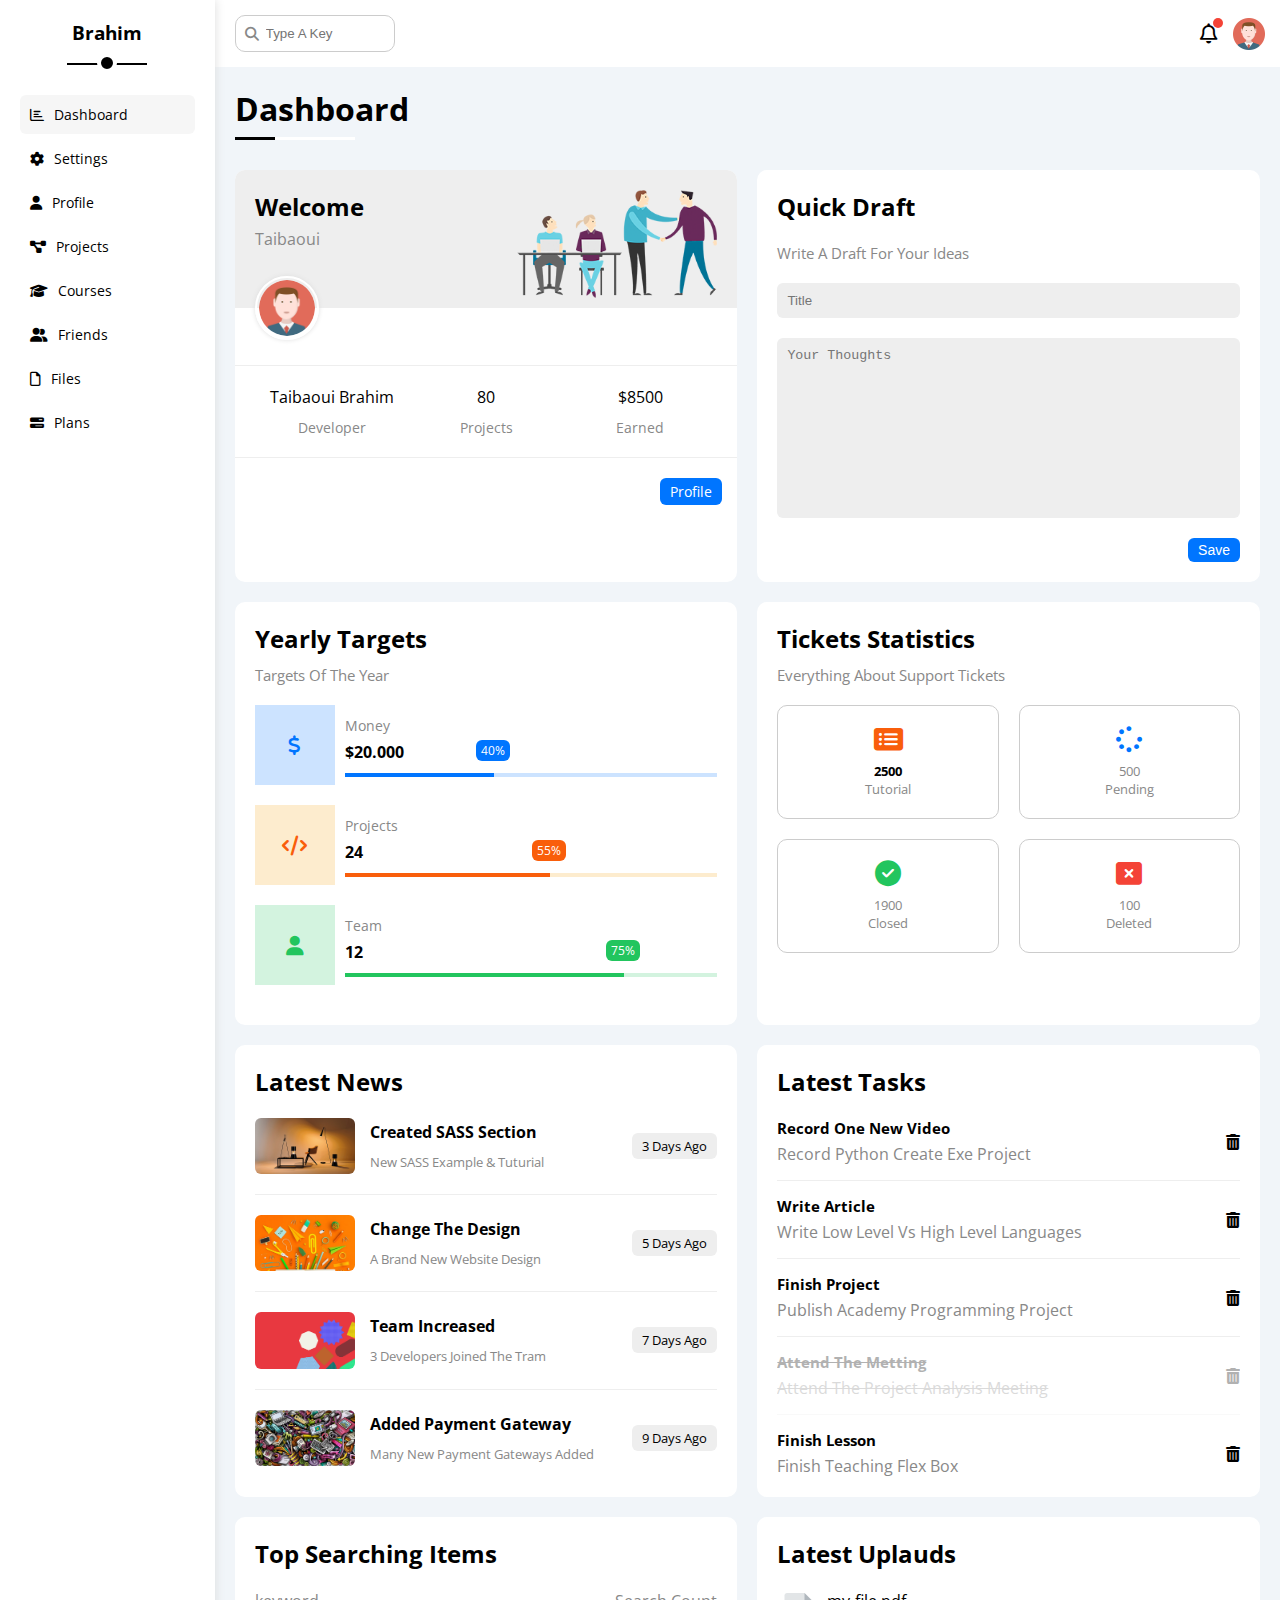
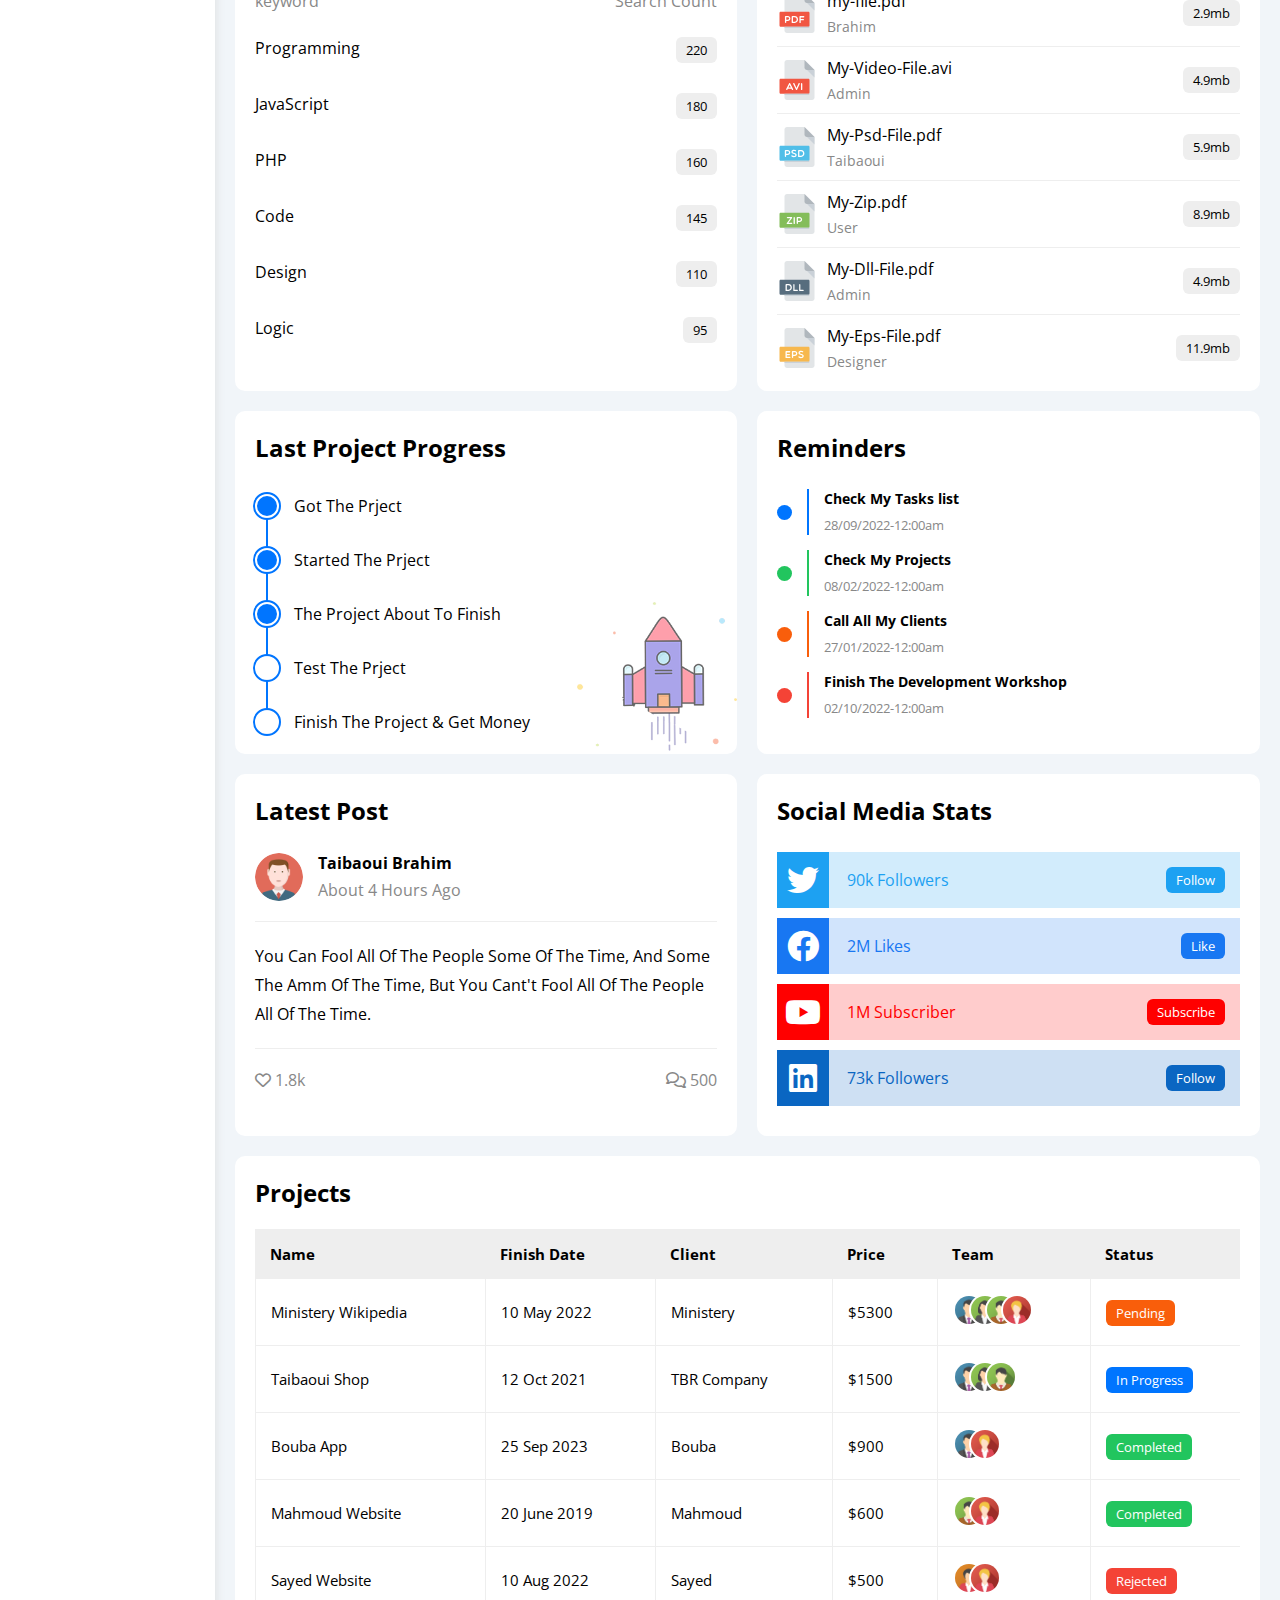
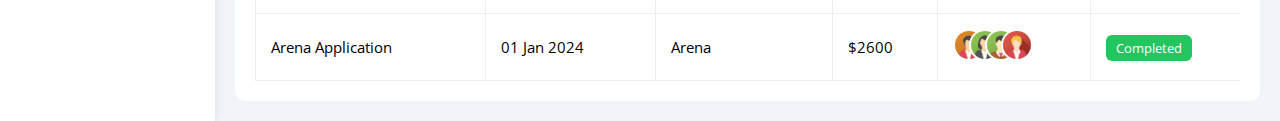
<file: index.html>
<!DOCTYPE html>
<html lang="en">
<head>
    <meta charset="UTF-8">
    <meta name="viewport" content="width=device-width, initial-scale=1.0">
    <!-- Font Awesome Library -->
    <link rel="stylesheet" href="./css/all.min.css">
    <!-- Main Framwork File -->
    <link rel="stylesheet" href="./css/framework.css">
    <!-- Main Template CSS File -->
    <link rel="stylesheet" href="./css/master.css">
    <!-- Google Fonts -->
    <link rel="preconnect" href="https://fonts.googleapis.com">
    <link rel="preconnect" href="https://fonts.gstatic.com" crossorigin>
    <link href="https://fonts.googleapis.com/css2?family=Open+Sans:wght@300;500&display=swap" rel="stylesheet">
    <title>Template 4 | Dashboard</title>
</head>
<body>
    <div class="page d-flex">
        <div class="sidebar bg-white p-20 p-relative">
            <h3 class="p-relative txt-c mt-0">Brahim</h3>
            <ul class="p-0 list-none"> 
                <li>
                   <a class="active fs-14 c-black d-flex align-center rad-6 p-10" href="index.html"> 
                   <i class="fa-regular fa-chart-bar"></i>
                   <span>Dashboard</span>
                    </a>
                </li>
                <li>
                   <a class="fs-14 c-black d-flex align-center rad-6 p-10" href="settings.html"> 
                   <i class="fa-solid fa-gear"></i>
                   <span>Settings</span>
                    </a>
                </li>
                <li>
                   <a class="fs-14 c-black d-flex align-center rad-6 p-10" href="profile.html">
                   <i class="fa-solid fa-user"></i>
                   <span>Profile</span>
                    </a> 
                </li>
                <li>
                    <a class="fs-14 c-black d-flex align-center rad-6 p-10" href="projects.html">
                    <i class="fa-solid fa-diagram-project"></i>
                    <span>Projects</span>
                    </a> 
                 </li>
                <li>
                   <a class="fs-14 c-black d-flex align-center rad-6 p-10" href="courses.html"> 
                   <i class="fa-solid fa-graduation-cap"></i>
                   <span>Courses</span>
                    </a>  
                </li>
                <li>
                   <a class="fs-14 c-black d-flex align-center rad-6 p-10" href="friends.html"> 
                   <i class="fa-solid fa-user-group"></i>
                   <span>Friends</span>
                    </a>
                </li>
                <li>
                   <a class="fs-14 c-black d-flex align-center rad-6 p-10" href="files.html"> 
                   <i class="fa-regular fa-file"></i>
                   <span>Files</span>
                    </a>
                </li>
                <li>
                   <a class="fs-14 c-black d-flex align-center rad-6 p-10" href="plans.html"> 
                   <i class="fa-solid fa-bars-progress"></i>
                   <span>Plans</span>
                    </a>
                </li>
            </ul>
        </div>
        <div class="content w-full">
            <!-- Starting Head -->
            <div class="head bg-white p-15 between-flex">
                <div class="search p-relative">
                    <input class="p-10 rad-10 bdr" type="search" placeholder="Type A Key">
                </div>
                <div class="icons d-flex align-center">
                    <span class="notification p-relative">
                        <i class="fa-regular fa-bell fa-lg"></i>
                    </span>
                    <img src="./imgs/avatar.png" alt="">
                </div>
            </div>
            <!-- Ending Head -->
            <h1 class="p-relative">Dashboard</h1>
            <div class="wrapper d-grid gap-20 ml-20 mr-20">
                <!-- Starting Welcome Widget -->
                <div class="welcome bg-white rad-10 txt-c-mobile block-moblie">
                    <div class="intro p-20 d-flex space-between bg-eee">
                        <div>
                            <h2 class="m-0">Welcome</h2>
                            <p class="c-grey mt-5">Taibaoui</p>
                        </div>
                        <img src="./imgs/welcome.png" alt="" class="hide-in-mobile">
                    </div>
                    <img src="./imgs/avatar.png" alt="" class="avatar">
                    <div class="body txt-c d-flex p-20 mt-20 mb-20 block-mobile">
                        <div>Taibaoui Brahim<span class="d-block c-grey fs-14 mt-10">Developer</span></div>
                        <div>80<Span class="d-block c-grey fs-14 mt-10">Projects</Span></div>
                        <div>$8500<Span class="d-block c-grey fs-14 mt-10">Earned</Span></div>
                    </div>
                    <a href="profile.html" class="visit d-block fs-14 bg-blue c-white w-fit btn-shape">Profile</a>
                </div>
                <!-- Starting Quick Draft Widget -->
                <div class="quick-draft p-20 bg-white rad-10">
                    <h2 class="mt-0 mb-20">Quick Draft</h2>
                    <p class="c-grey fs-15 mt-0 mb-20">Write A Draft For Your Ideas</p>
                    <form action="">
                        <input type="text" class="d-block w-full bg-eee b-none mb-20 rad-6 p-10" placeholder="Title">
                        <textarea class="d-block b-none rad-6 mb-20 bg-eee w-full p-10" placeholder="Your Thoughts"></textarea>
                        <input type="submit" value="Save" class="save d-block w-fit fs-14 bg-blue c-white b-none btn-shape">
                    </form>
                </div>
                <!-- Ending Quick Draft Widget -->
                <!-- Starting Targets -->
                <div class="targets p-20 bg-white rad-10">
                    <h2 class="mt-0 mb-10">Yearly Targets</h2>
                    <p class="c-grey fs-15 mt-0 mb-20">Targets Of The Year</p>
                    <div class="target-row mb-20 blue center-flex ">
                        <div class="icon center-flex">
                            <i class="fa-solid fa-dollar-sign fa-lg c-blue "></i>
                        </div>
                        <div class="details">
                            <span class="fs-14 c-grey">Money</span>
                            <span class="d-block mt-5 mb-10 fw-bold">$20.000</span>
                            <div class="progress p-relative">
                                <span class="bg-blue blue" style="width: 40%">
                                    <span class="bg-blue">40%</span>
                                </span>
                            </div>
                        </div>
                    </div>
                    <div class="target-row mb-20 orange center-flex ">
                        <div class="icon center-flex">
                            <i class="fa-solid fa-code fa-lg c-orange "></i>
                        </div>
                        <div class="details">
                            <span class="fs-14 c-grey">Projects</span>
                            <span class="d-block mt-5 mb-10 fw-bold">24</span>
                            <div class="progress p-relative">
                                <span class="bg-orange orange" style="width: 55%">
                                    <span class="bg-orange">55%</span>
                                </span>
                            </div>
                        </div>
                    </div>
                    <div class="target-row mb-20 green center-flex ">
                        <div class="icon center-flex">
                            <i class="fa-solid fa-user fa-lg c-green "></i>
                        </div>
                        <div class="details">
                            <span class="fs-14 c-grey">Team</span>
                            <span class="d-block mt-5 mb-10 fw-bold">12</span>
                            <div class="progress p-relative">
                                <span class="bg-green green" style="width: 75%">
                                    <span class="bg-green">75%</span>
                                </span>
                            </div>
                        </div>
                    </div>
                </div>
                <!-- Ending Targets -->
                <!-- Starting Tickets Widget -->
                <div class="tickets bg-white rad-10 p-20" >
                    <h2 class="mt-0 mb-10">Tickets Statistics</h2>
                    <p class="mb-20 mt-0 c-grey fs-15">Everything About Support Tickets</p>
                    <div class="d-flex txt-c gap-20 f-wrap">
                        <div class="box rad-10 fs-13 c-grey p-20 bdr">
                            <i class="fa-solid fa-rectangle-list fa-2x mb-10 txt-c c-orange"></i>
                            <span class="d-block c-black fw-bold">2500</span>
                            Tutorial
                        </div>
                        <div class="box rad-10 fs-13 c-grey p-20 bdr">
                            <i class="fa-solid fa-spinner fa-2x txt-c c-blue mb-10"></i>
                            <span class="d-block">500</span>
                            Pending
                        </div>
                        <div class="box rad-10 fs-13 c-grey p-20 bdr">
                            <i class="fa-solid fa-circle-check fa-2x mb-10 txt-c c-green"></i>
                            <span class="d-block">1900</span>
                            Closed
                        </div>
                        <div class="box rad-10 fs-13 c-grey p-20 bdr">
                            <i class="fa-solid fa-rectangle-xmark fa-2x mb-10 txt-c c-red"></i>
                            <span class="d-block">100</span>Deleted
                        </div>
                    </div>
                </div>
                <!-- Ending Tickets Widget -->
                <!-- Staring News  -->
                <div class="news bg-white rad-10 p-20 txt-c-mobile">
                    <h2 class="mt-0 mb-20">Latest News</h2>
                    <div>
                        <div class="box d-flex align-center block-mobile">
                            <img class="rad-6 mr-15 w-100" src="./imgs/news-01.png" alt="">
                            <div class="info">
                                <h3 class="m-0 mb-10  fs-16 mb-5">Created SASS Section</h3>
                                <p class="fs-13 c-grey ">New SASS Example & Tuturial</p>
                            </div>
                            <div class="bg-eee btn-shape fs-13 label">3 Days Ago</div>
                        </div>
                        <div class="box d-flex align-center block-mobile">
                            <img class="rad-6 mr-15 w-100" src="./imgs/news-02.png" alt="">
                            <div class="info">
                                <h3 class="m-0 mb-10  fs-16 mb-5">Change The Design</h3>
                                <p class="fs-13 c-grey ">A Brand New Website Design</p>
                            </div>
                            <div class="bg-eee btn-shape fs-13 label">5 Days Ago</div>
                        </div>
                        <div class="box d-flex align-center block-mobile">
                            <img class="rad-6 mr-15 w-100" src="./imgs/news-03.png" alt="">
                            <div class="info">
                                <h3 class="m-0 mb-10  fs-16 mb-5">Team Increased</h3>
                                <p class="fs-13 c-grey">3 Developers Joined The Tram</p>
                            </div>
                            <div class="bg-eee btn-shape fs-13 label">7 Days Ago</div>
                        </div>
                        <div class="box d-flex align-center block-mobile">
                            <img class="rad-6 mr-15 w-100" src="./imgs/news-04.png" alt="">
                            <div class="info">
                                <h3 class="m-0 mb-10  fs-16 mb-5">Added Payment Gateway</h3>
                                <p class="fs-13 c-grey ">Many New Payment Gateways Added</p>
                            </div>
                            <div class="bg-eee btn-shape fs-13 label">9 Days Ago</div>
                        </div>
                    </div>
                </div>
                <!-- Ending News  -->
                <!-- Starting Tasks  -->
                <div class="tasks bg-white p-20 rad-10">
                    <h2 class="mt-0 mb-20">Latest Tasks</h2>
                    <div class="box between-flex">
                        <div class="info">
                            <h3 class="mt-0 fs-15 mb-5">Record One New Video</h3>
                            <p  class="c-grey m-0">Record Python Create Exe Project</p>
                        </div>
                        <i class="fa-solid fa-trash-can delete"></i>
                    </div>
                    <div class="box between-flex">
                        <div class="info">
                            <h3 class="mt-0 fs-15 mb-5">Write Article</h3>
                            <p  class="c-grey m-0">Write Low Level Vs High Level Languages</p>
                        </div>
                        <i class="fa-solid fa-trash-can delete"></i>
                    </div>
                    <div class="box between-flex">
                        <div class="info">
                            <h3 class="mt-0 fs-15 mb-5">Finish Project</h3>
                            <p  class="c-grey m-0">Publish Academy Programming Project</p>
                        </div>
                        <i class="fa-solid fa-trash-can delete"></i>
                    </div>
                    <div class="box between-flex done">
                        <div class="info">
                            <h3 class="mt-0 fs-15 mb-5">Attend The Metting</h3>
                            <p  class="c-grey m-0">Attend The Project Analysis Meeting</p>
                        </div>
                        <i class="fa-solid fa-trash-can delete"></i>
                    </div>
                    <div class="box between-flex">
                        <div class="info">
                            <h3 class="mt-0 fs-15 mb-5">Finish Lesson</h3>
                            <p  class="c-grey m-0">Finish Teaching Flex Box</p>
                        </div>
                        <i class="fa-solid fa-trash-can delete"></i>
                    </div>
                </div>
                <!-- Ending Tasks  -->
                <!-- Starting Top Search -->
                <div class="top-searching bg-white p-20 rad-10">
                    <h2 class="mt-0 mb-20">Top Searching Items</h2>
                    <div class="itms-head d-flex space-between c-grey mb-10">
                        <div>keyword</div>
                        <div>Search Count</div>
                    </div>
                    <div class="items d-flex space-between pt-15 pb-15">
                        <span>Programming</span>
                        <span class="bg-eee fs-13 btn-shape">220</span>
                    </div>
                    <div class="items d-flex space-between pt-15 pb-15">
                        <span>JavaScript</span>
                        <span class="bg-eee fs-13 btn-shape">180</span>
                    </div>
                    <div class="items d-flex space-between pt-15 pb-15">
                        <span>PHP</span>
                        <span class="bg-eee fs-13 btn-shape">160</span>
                    </div>
                    <div class="items d-flex space-between pt-15 pb-15">
                        <span>Code</span>
                        <span class="bg-eee fs-13 btn-shape">145</span>
                    </div>
                    <div class="items d-flex space-between pt-15 pb-15">
                        <span>Design</span>
                        <span class="bg-eee fs-13 btn-shape">110</span>
                    </div>
                    <div class="items d-flex space-between pt-15 pb-15">
                        <span>Logic</span>
                        <span class="bg-eee fs-13 btn-shape">95</span>
                    </div>
                </div>
                <!-- Ending Top Search -->
                <!-- Starting Latest Uplauds -->
                <div class="latest-uplauds bg-white rad-10 p-20">
                    <h2 class="mt-0 mb-20">Latest Uplauds</h2>
                    <div class="files d-flex align-center">
                        <img class="mr-10" src="./imgs/pdf.svg" alt="">
                        <div class="info">
                            <h3 class="fs-16 mb-5 fw-normal mt-0">my-file.pdf</h3>
                            <p class="c-grey fs-14 mt-0">Brahim</p>
                        </div>
                        <span class="btn-shape bg-eee fs-13">2.9mb</span>
                    </div>
                    <div class="files d-flex align-center">
                        <img class="mr-10" src="./imgs/avi.svg" alt="">
                        <div class="info">
                            <h3 class="fs-16 mb-5 fw-normal mt-0">My-Video-File.avi</h3>
                            <p class="c-grey fs-14 mt-0">Admin</p>
                        </div>
                        <span class="btn-shape bg-eee fs-13">4.9mb</span>
                    </div>
                    <div class="files d-flex align-center">
                        <img class="mr-10" src="./imgs/psd.svg" alt="">
                        <div class="info">
                            <h3 class="fs-16 mb-5 fw-normal mt-0">My-Psd-File.pdf</h3>
                            <p class="c-grey fs-14 mt-0">Taibaoui</p>
                        </div>
                        <span class="btn-shape bg-eee fs-13">5.9mb</span>
                    </div>
                    <div class="files d-flex align-center">
                        <img class="mr-10" src="./imgs/zip.svg" alt="">
                        <div class="info">
                            <h3 class="fs-16 mb-5 fw-normal mt-0">My-Zip.pdf</h3>
                            <p class="c-grey fs-14 mt-0">User</p>
                        </div>
                        <span class="btn-shape bg-eee fs-13">8.9mb</span>
                    </div>
                    <div class="files d-flex align-center">
                        <img class="mr-10" src="./imgs/dll.svg" alt="">
                        <div class="info">
                            <h3 class="fs-16 mb-5 fw-normal mt-0">My-Dll-File.pdf</h3>
                            <p class="c-grey fs-14 mt-0">Admin</p>
                        </div>
                        <span class="btn-shape bg-eee fs-13">4.9mb</span>
                    </div>
                    <div class="files d-flex align-center">
                        <img class="mr-10" src="./imgs/eps.svg" alt="">
                        <div class="info">
                            <h3 class="fs-16 mb-5 fw-normal mt-0">My-Eps-File.pdf</h3>
                            <p class="c-grey fs-14 mt-0">Designer</p>
                        </div>
                        <span class="btn-shape bg-eee fs-13">11.9mb</span>
                    </div>
                </div>
                <!-- Ending Latest Uplauds -->
                <!-- Starting last Project Progress  -->
                <div class="last p-20 bg-white rad-10 p-relative">
                    <h2 class="mt-0 mb-20">Last Project Progress</h2>
                    <ul class="m-0 p-relative">
                        <li class="mt-30 d-flex align-center done">Got The Prject</li>
                        <li class="mt-30 d-flex align-center done">Started The Prject</li>
                        <li class="mt-30 d-flex align-center done">The Project About To Finish</li>
                        <li class="mt-30 d-flex align-center current">Test The Prject</li>
                        <li class="mt-30 d-flex align-center">Finish The Project & Get Money</li>
                    </ul>
                    <img class="launch-icon hide-in-mobile" src="./imgs/project.png" alt="">
                </div>
                <!-- Ending last Project Progress  -->
                <!-- Starting Reminders -->
                <div class="reminders bg-white p-20 rad-10 p-relative">
                    <h2 class="mt-0 mb-25">Reminders</h2>
                    <ul class="m-0">
                        <li class="mt-15 d-flex align-center">
                            <span class="key bg-blue d-block rad-half mr-15"></span>
                            <div class="pl-15 blue">
                                <p class="fs-14 fw-bold mt-0 mb-5">Check My Tasks list</p>
                                <span class="fs-13 c-grey">28/09/2022-12:00am</span>
                            </div>
                        </li>
                        <li class="mt-15 d-flex align-center">
                            <span class="key bg-green d-block rad-half mr-15"></span>
                            <div class="pl-15 green">
                                <p class="fs-14 fw-bold mt-0 mb-5">Check My Projects</p>
                                <span class="fs-13 c-grey">08/02/2022-12:00am</span>
                            </div>
                        </li>
                        <li class="mt-15 d-flex align-center">
                            <span class="key bg-orange d-block rad-half mr-15"></span>
                            <div class="pl-15 orange">
                                <p class="fs-14 fw-bold mt-0 mb-5">Call All My Clients</p>
                                <span class="fs-13 c-grey">27/01/2022-12:00am</span>
                            </div>
                        </li>
                        <li class="mt-15 d-flex align-center">
                            <span class="key bg-red d-block rad-half mr-15"></span>
                            <div class="pl-15 red">
                                <p class="fs-14 fw-bold mt-0 mb-5">Finish The Development Workshop</p>
                                <span class="fs-13 c-grey">02/10/2022-12:00am</span>
                            </div>
                        </li>
                    </ul>
                </div>
                <!-- Ending Reminders -->
                <!-- Starting Lates Post  -->
                <div class="latest-post bg-white p-20 rad-10 p-relative">
                    <h2 class="mt-0 mb-25">Latest Post</h2>
                    <div class="top d-flex align-center">
                        <img class="mr-15 rad-half avatar" src="./imgs/avatar.png" alt="">
                        <div class="info">
                            <span class="fw-bold mb-5 d-block">Taibaoui Brahim</span>
                            <span class="c-grey" >About 4 Hours Ago</span>
                        </div>
                    </div>
                    <div class="post-content txt-c-mobile pb-20 pt-20 mt-20 mb-20">
                        You can fool all of the people some of the time,
                        and some the amm of the time,
                         But you cant't fool all of the people all of the time.
                    </div>
                    <div class="post-stats between-flex c-grey">
                        <div>
                            <i class="fa-regular fa-heart"></i>
                            <span>1.8k</span>
                        </div>
                        <div>
                            <i class="fa-regular fa-comments"></i>
                            <span>500</span>
                        </div>
                    </div>
                </div>
                <!-- Ending Lates Post  -->
                <!-- Starting Social Media Stats -->    
                <div class="social-media bg-white rad-10 p-20">
                    <h2 class="mt-0 mb-25">Social Media Stats</h2>
                    <div class="box between-flex p-relative p-15 mb-10 twitter">
                        <i class="fa-brands fa-twitter fa-2x c-white center-flex h-full"></i>
                        <span>90k Followers</span>
                        <a class="fs-13 c-white btn-shape" href="#">Follow</a>
                    </div>
                    <div class="box between-flex p-relative p-15 mb-10 facebook">
                        <i class="fa-brands fa-facebook fa-2x c-white center-flex h-full"></i>
                        <span>2M Likes</span>
                        <a class="fs-13 c-white btn-shape" href="#">Like</a>
                    </div>
                    <div class="box between-flex p-relative p-15 mb-10 youtube">
                        <i class="fa-brands fa-youtube fa-2x c-white center-flex h-full"></i>
                        <span>1M Subscriber</span>
                        <a class="fs-13 c-white btn-shape" href="#">Subscribe</a>
                    </div>
                    <div class="box between-flex p-relative p-15 mb-10 linkedin">
                        <i class="fa-brands fa-linkedin fa-2x c-white center-flex h-full"></i>
                        <span>73k Followers</span>
                        <a class="fs-13 c-white btn-shape" href="#">Follow</a>
                    </div>
                </div>
                <!-- Ending Social Media Stats -->
            </div>
            <!-- .Starting Projects Table -->
            <div class="projects p-20 rad-10 bg-white m-20">
                <h2 class="m-0 mb-20">Projects</h2>
                <div class="responsive-table">
                    <table class="w-full fs-15">
                        <thead>
                            <tr>
                                <td>Name</td>
                                <td>Finish Date</td>
                                <td>Client</td>
                                <td>Price</td>
                                <td>Team</td>
                                <td>Status</td>
                            </tr>
                        </thead>
                        <tbody>
                            <tr>
                                <td>Ministery Wikipedia</td>
                                <td>10 May 2022</td>
                                <td>Ministery</td>
                                <td>$5300</td>
                                <td>
                                    <img src="./imgs/team-01.png" alt="">
                                    <img src="./imgs/team-02.png" alt="">
                                    <img src="./imgs/team-03.png" alt="">
                                    <img src="./imgs/team-05.png" alt="">
                                </td>
                                <td>
                                    <span class="label bg-orange btn-shape c-white">Pending</span>
                                </td>
                            </tr>
                            <tr>
                                <td>Taibaoui Shop</td>
                                <td>12 Oct 2021</td>
                                <td>TBR Company</td>
                                <td>$1500</td>
                                <td>
                                    <img src="./imgs/team-01.png" alt="">
                                    <img src="./imgs/team-02.png" alt="">
                                    <img src="./imgs/team-03.png" alt="">
                                </td>
                                <td>
                                    <span class="label bg-blue btn-shape c-white">In Progress</span>
                                </td>
                            </tr>
                            <tr>
                                <td>Bouba App</td>
                                <td>25 Sep 2023</td>
                                <td>Bouba</td>
                                <td>$900</td>
                                <td>
                                    <img src="./imgs/team-01.png" alt="">
                                    <img src="./imgs/team-05.png" alt="">
                                </td>
                                <td>
                                    <span class="label bg-green btn-shape c-white">Completed</span>
                                </td>
                            </tr>
                            <tr>
                                <td>Mahmoud Website</td>
                                <td>20 June 2019</td>
                                <td>Mahmoud</td>
                                <td>$600</td>
                                <td>
                                    <img src="./imgs/team-03.png" alt="">
                                    <img src="./imgs/team-05.png" alt="">
                                </td>
                                <td>
                                    <span class="label bg-green btn-shape c-white">Completed</span>
                                </td>
                            </tr>
                            <tr>
                                <td>Sayed Website</td>
                                <td>10 Aug 2022</td>
                                <td>Sayed</td>
                                <td>$500</td>
                                <td>
                                    <img src="./imgs/team-04.png" alt="">
                                    <img src="./imgs/team-05.png" alt="">
                                </td>
                                <td>
                                    <span class="label bg-red btn-shape c-white">Rejected</span>
                                </td>
                            </tr>
                            <tr>
                                <td>Arena Application</td>
                                <td>01 Jan 2024</td>
                                <td>Arena</td>
                                <td>$2600</td>
                                <td>
                                    <img src="./imgs/team-04.png" alt="">
                                    <img src="./imgs/team-02.png" alt="">
                                    <img src="./imgs/team-03.png" alt="">
                                    <img src="./imgs/team-05.png" alt="">
                                </td>
                                <td>
                                    <span class="label bg-green btn-shape c-white">Completed</span>
                                </td>
                            </tr>
                        </tbody>
                    </table>
                </div>
            </div>
            <!-- .Ending Projects Table -->
        </div>
    </div>
</body>
</html>
</file>
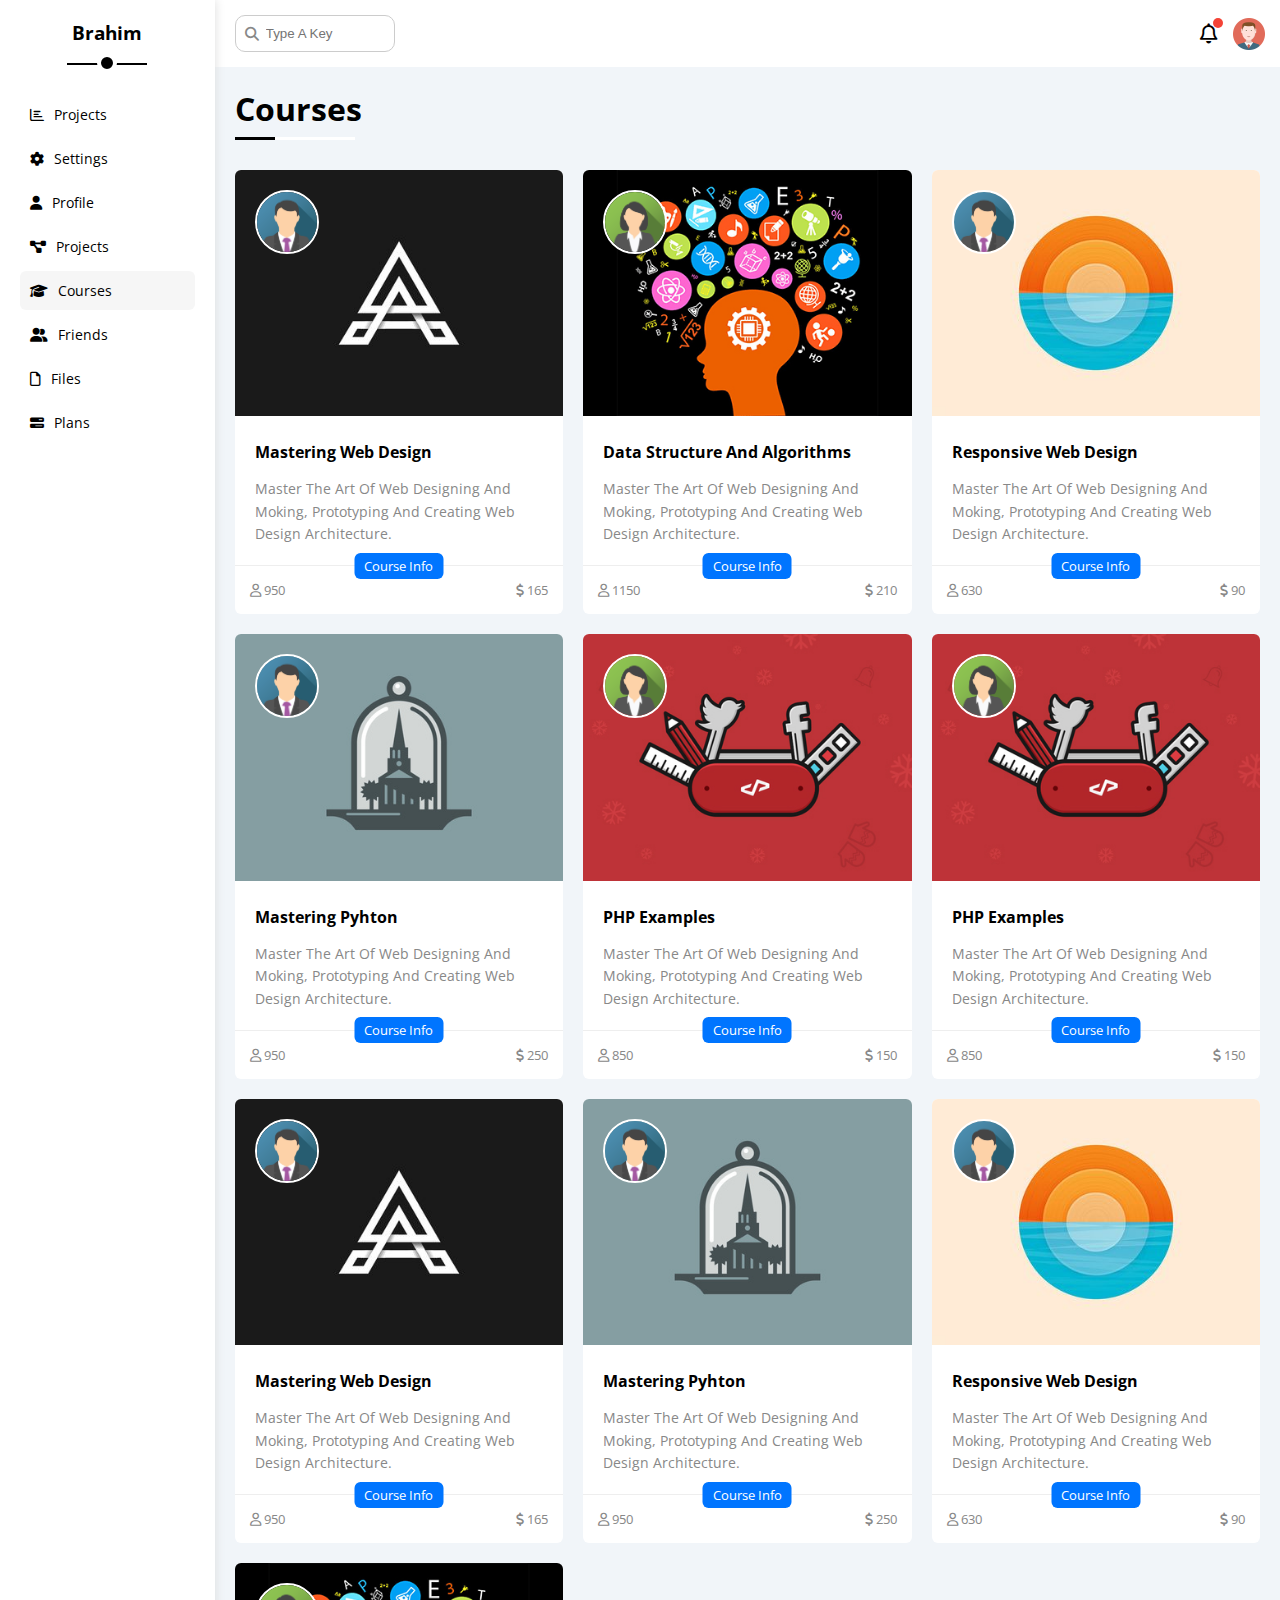
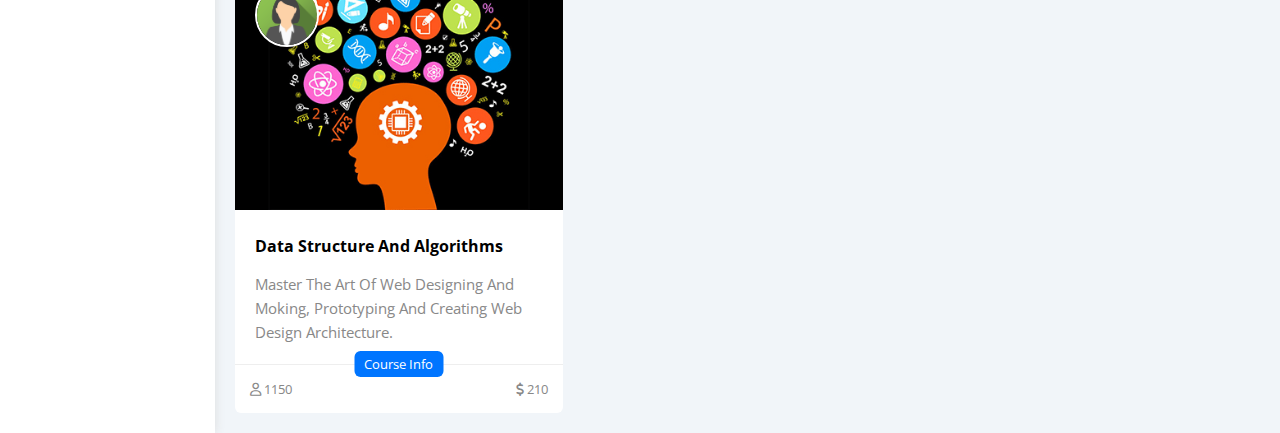
<file: courses.html>
<!DOCTYPE html>
<html lang="en">
<head>
    <meta charset="UTF-8">
    <meta name="viewport" content="width=device-width, initial-scale=1.0">
    <!-- Font Awesome Library -->
    <link rel="stylesheet" href="./css/all.min.css">
    <!-- Main Framwork File -->
    <link rel="stylesheet" href="./css/framework.css">
    <!-- Main Template CSS File -->
    <link rel="stylesheet" href="./css/master.css">
    <!-- Google Fonts -->
    <link rel="preconnect" href="https://fonts.googleapis.com">
    <link rel="preconnect" href="https://fonts.gstatic.com" crossorigin>
    <link href="https://fonts.googleapis.com/css2?family=Open+Sans:wght@300;500&display=swap" rel="stylesheet">
    <title>Template 4 | Courses</title>
</head>
<body>
    <div class="page d-flex">
        <div class="sidebar bg-white p-20 p-relative">
            <h3 class="p-relative txt-c mt-0">Brahim</h3>
            <ul class="p-0 list-none"> 
                <li>
                   <a class=" fs-14 c-black d-flex align-center rad-6 p-10" href="index.html"> 
                   <i class="fa-regular fa-chart-bar"></i>
                   <span>Projects</span>
                    </a>
                </li>
                <li>
                   <a class=" fs-14 c-black d-flex align-center rad-6 p-10" href="settings.html"> 
                   <i class="fa-solid fa-gear"></i>
                   <span>Settings</span>
                    </a>
                </li>
                <li>
                   <a class=" fs-14 c-black d-flex align-center rad-6 p-10" href="profile.html">
                   <i class="fa-solid fa-user"></i>
                   <span>Profile</span>
                    </a> 
                </li>
                <li>
                    <a class=" fs-14 c-black d-flex align-center rad-6 p-10" href="projects.html">
                    <i class="fa-solid fa-diagram-project"></i>
                    <span>Projects</span>
                    </a> 
                 </li>
                <li>
                   <a class="active fs-14 c-black d-flex align-center rad-6 p-10" href="courses.html"> 
                   <i class="fa-solid fa-graduation-cap"></i>
                   <span>Courses</span>
                    </a>  
                </li>
                <li>
                   <a class="fs-14 c-black d-flex align-center rad-6 p-10" href="friends.html"> 
                   <i class="fa-solid fa-user-group"></i>
                   <span>Friends</span>
                    </a>
                </li>
                <li>
                   <a class="fs-14 c-black d-flex align-center rad-6 p-10" href="files.html"> 
                   <i class="fa-regular fa-file"></i>
                   <span>Files</span>
                    </a>
                </li>
                <li>
                   <a class="fs-14 c-black d-flex align-center rad-6 p-10" href="plans.html"> 
                   <i class="fa-solid fa-bars-progress"></i>
                   <span>Plans</span>
                    </a>
                </li>
            </ul>  
        </div>
        <div class="content w-full">
            <!-- Starting Head -->
            <div class="head bg-white p-15 between-flex">
                <div class="search p-relative">
                    <input class="p-10 rad-10 bdr" type="search" placeholder="Type A Key">
                </div>
                <div class="icons d-flex align-center">
                    <span class="notification p-relative">
                        <i class="fa-regular fa-bell fa-lg"></i>
                    </span>
                    <img src="./imgs/avatar.png" alt="">
                </div>
            </div>
            <!-- Ending Head -->
            <h1 class="p-relative">Courses</h1>
            <div class="courses-page d-grid m-20 gap-20">
                <div class="course bg-white rad-6 p-relative">
                    <img class="cover" src="./imgs/course-01.jpg" alt="">
                    <img class="instructor" src="./imgs/team-01.png" alt="">
                    <div class="p-20">
                        <h4 class="m-0">Mastering Web Design</h4>
                        <p class="description c-grey mt-15 fs-14">
                            Master The Art Of Web Designing And Moking,
                             Prototyping And Creating Web Design Architecture.
                        </p>
                    </div>
                    <div class="info p-15 p-relative between-flex fs-13">
                        <span class="title bg-blue btn-shape c-white fs-13">Course Info</span>
                        <span class="c-grey">
                            <i class="fa-regular fa-user"></i>
                            950
                        </span>
                        <span class="c-grey">
                            <i class="fa-solid fa-dollar-sign"></i>
                            165
                        </span>
                    </div>
                </div>
                <div class="course bg-white rad-6 p-relative">
                    <img class="cover" src="./imgs/course-02.jpg" alt="">
                    <img class="instructor" src="./imgs/team-02.png" alt="">
                    <div class="p-20">
                        <h4 class="m-0">Data Structure And Algorithms</h4>
                        <p class="description c-grey mt-15 fs-14">
                            Master The Art Of Web Designing And Moking,
                             Prototyping And Creating Web Design Architecture.
                        </p>
                    </div>
                    <div class="info p-15 p-relative between-flex fs-13">
                        <span class="title bg-blue btn-shape c-white fs-13">Course Info</span>
                        <span class="c-grey">
                            <i class="fa-regular fa-user"></i>
                            1150
                        </span>
                        <span class="c-grey">
                            <i class="fa-solid fa-dollar-sign"></i>
                            210
                        </span>
                    </div>
                </div>
                <div class="course bg-white rad-6 p-relative">
                    <img class="cover" src="./imgs/course-03.jpg" alt="">
                    <img class="instructor" src="./imgs/team-01.png" alt="">
                    <div class="p-20">
                        <h4 class="m-0">Responsive Web Design</h4>
                        <p class="description c-grey mt-15 fs-14">
                            Master The Art Of Web Designing And Moking,
                             Prototyping And Creating Web Design Architecture.
                        </p>
                    </div>
                    <div class="info p-15 p-relative between-flex fs-13">
                        <span class="title bg-blue btn-shape c-white fs-13">Course Info</span>
                        <span class="c-grey">
                            <i class="fa-regular fa-user"></i>
                            630
                        </span>
                        <span class="c-grey">
                            <i class="fa-solid fa-dollar-sign"></i>
                            90
                        </span>
                    </div>
                </div>
                <div class="course bg-white rad-6 p-relative">
                    <img class="cover" src="./imgs/course-04.jpg" alt="">
                    <img class="instructor" src="./imgs/team-01.png" alt="">
                    <div class="p-20">
                        <h4 class="m-0">Mastering Pyhton</h4>
                        <p class="description c-grey mt-15 fs-14">
                            Master The Art Of Web Designing And Moking,
                             Prototyping And Creating Web Design Architecture.
                        </p>
                    </div>
                    <div class="info p-15 p-relative between-flex fs-13">
                        <span class="title bg-blue btn-shape c-white fs-13">Course Info</span>
                        <span class="c-grey">
                            <i class="fa-regular fa-user"></i>
                            950
                        </span>
                        <span class="c-grey">
                            <i class="fa-solid fa-dollar-sign"></i>
                            250
                        </span>
                    </div>
                </div>
                <div class="course bg-white rad-6 p-relative">
                    <img class="cover" src="./imgs/course-05.jpg" alt="">
                    <img class="instructor" src="./imgs/team-02.png" alt="">
                    <div class="p-20">
                        <h4 class="m-0">PHP Examples</h4>
                        <p class="description c-grey mt-15 fs-14">
                            Master The Art Of Web Designing And Moking,
                             Prototyping And Creating Web Design Architecture.
                        </p>
                    </div>
                    <div class="info p-15 p-relative between-flex fs-13">
                        <span class="title bg-blue btn-shape c-white fs-13">Course Info</span>
                        <span class="c-grey">
                            <i class="fa-regular fa-user"></i>
                            850
                        </span>
                        <span class="c-grey">
                            <i class="fa-solid fa-dollar-sign"></i>
                            150
                        </span>
                    </div>
                </div>
                <div class="course bg-white rad-6 p-relative">
                    <img class="cover" src="./imgs/course-05.jpg" alt="">
                    <img class="instructor" src="./imgs/team-02.png" alt="">
                    <div class="p-20">
                        <h4 class="m-0">PHP Examples</h4>
                        <p class="description c-grey mt-15 fs-14">
                            Master The Art Of Web Designing And Moking,
                             Prototyping And Creating Web Design Architecture.
                        </p>
                    </div>
                    <div class="info p-15 p-relative between-flex fs-13">
                        <span class="title bg-blue btn-shape c-white fs-13">Course Info</span>
                        <span class="c-grey">
                            <i class="fa-regular fa-user"></i>
                            850
                        </span>
                        <span class="c-grey">
                            <i class="fa-solid fa-dollar-sign"></i>
                            150
                        </span>
                    </div>
                </div>
                <div class="course bg-white rad-6 p-relative">
                    <img class="cover" src="./imgs/course-01.jpg" alt="">
                    <img class="instructor" src="./imgs/team-01.png" alt="">
                    <div class="p-20">
                        <h4 class="m-0">Mastering Web Design</h4>
                        <p class="description c-grey mt-15 fs-14">
                            Master The Art Of Web Designing And Moking,
                             Prototyping And Creating Web Design Architecture.
                        </p>
                    </div>
                    <div class="info p-15 p-relative between-flex fs-13">
                        <span class="title bg-blue btn-shape c-white fs-13">Course Info</span>
                        <span class="c-grey">
                            <i class="fa-regular fa-user"></i>
                            950
                        </span>
                        <span class="c-grey">
                            <i class="fa-solid fa-dollar-sign"></i>
                            165
                        </span>
                    </div>
                </div>
                <div class="course bg-white rad-6 p-relative">
                    <img class="cover" src="./imgs/course-04.jpg" alt="">
                    <img class="instructor" src="./imgs/team-01.png" alt="">
                    <div class="p-20">
                        <h4 class="m-0">Mastering Pyhton</h4>
                        <p class="description c-grey mt-15 fs-14">
                            Master The Art Of Web Designing And Moking,
                             Prototyping And Creating Web Design Architecture.
                        </p>
                    </div>
                    <div class="info p-15 p-relative between-flex fs-13">
                        <span class="title bg-blue btn-shape c-white fs-13">Course Info</span>
                        <span class="c-grey">
                            <i class="fa-regular fa-user"></i>
                            950
                        </span>
                        <span class="c-grey">
                            <i class="fa-solid fa-dollar-sign"></i>
                            250
                        </span>
                    </div>
                </div>
                <div class="course bg-white rad-6 p-relative">
                    <img class="cover" src="./imgs/course-03.jpg" alt="">
                    <img class="instructor" src="./imgs/team-01.png" alt="">
                    <div class="p-20">
                        <h4 class="m-0">Responsive Web Design</h4>
                        <p class="description c-grey mt-15 fs-14">
                            Master The Art Of Web Designing And Moking,
                             Prototyping And Creating Web Design Architecture.
                        </p>
                    </div>
                    <div class="info p-15 p-relative between-flex fs-13">
                        <span class="title bg-blue btn-shape c-white fs-13">Course Info</span>
                        <span class="c-grey">
                            <i class="fa-regular fa-user"></i>
                            630
                        </span>
                        <span class="c-grey">
                            <i class="fa-solid fa-dollar-sign"></i>
                            90
                        </span>
                    </div>
                </div>
                <div class="course bg-white rad-6 p-relative">
                    <img class="cover" src="./imgs/course-02.jpg" alt="">
                    <img class="instructor" src="./imgs/team-02.png" alt="">
                    <div class="p-20">
                        <h4 class="m-0">Data Structure And Algorithms</h4>
                        <p class="description c-grey mt-15 fs-15">
                            Master The Art Of Web Designing And Moking,
                             Prototyping And Creating Web Design Architecture.
                        </p>
                    </div>
                    <div class="info p-15 p-relative between-flex fs-13">
                        <span class="title bg-blue btn-shape c-white fs-13">Course Info</span>
                        <span class="c-grey">
                            <i class="fa-regular fa-user"></i>
                            1150
                        </span>
                        <span class="c-grey">
                            <i class="fa-solid fa-dollar-sign"></i>
                            210
                        </span>
                    </div>
                </div>
            </div>
        </div>
    </div>
</body>
</html>

<!-- <label>
    <input class="toggle-checkbox" type="checkbox" checked>
    <div class="toggle-switch"></div>
</label> -->
</file>
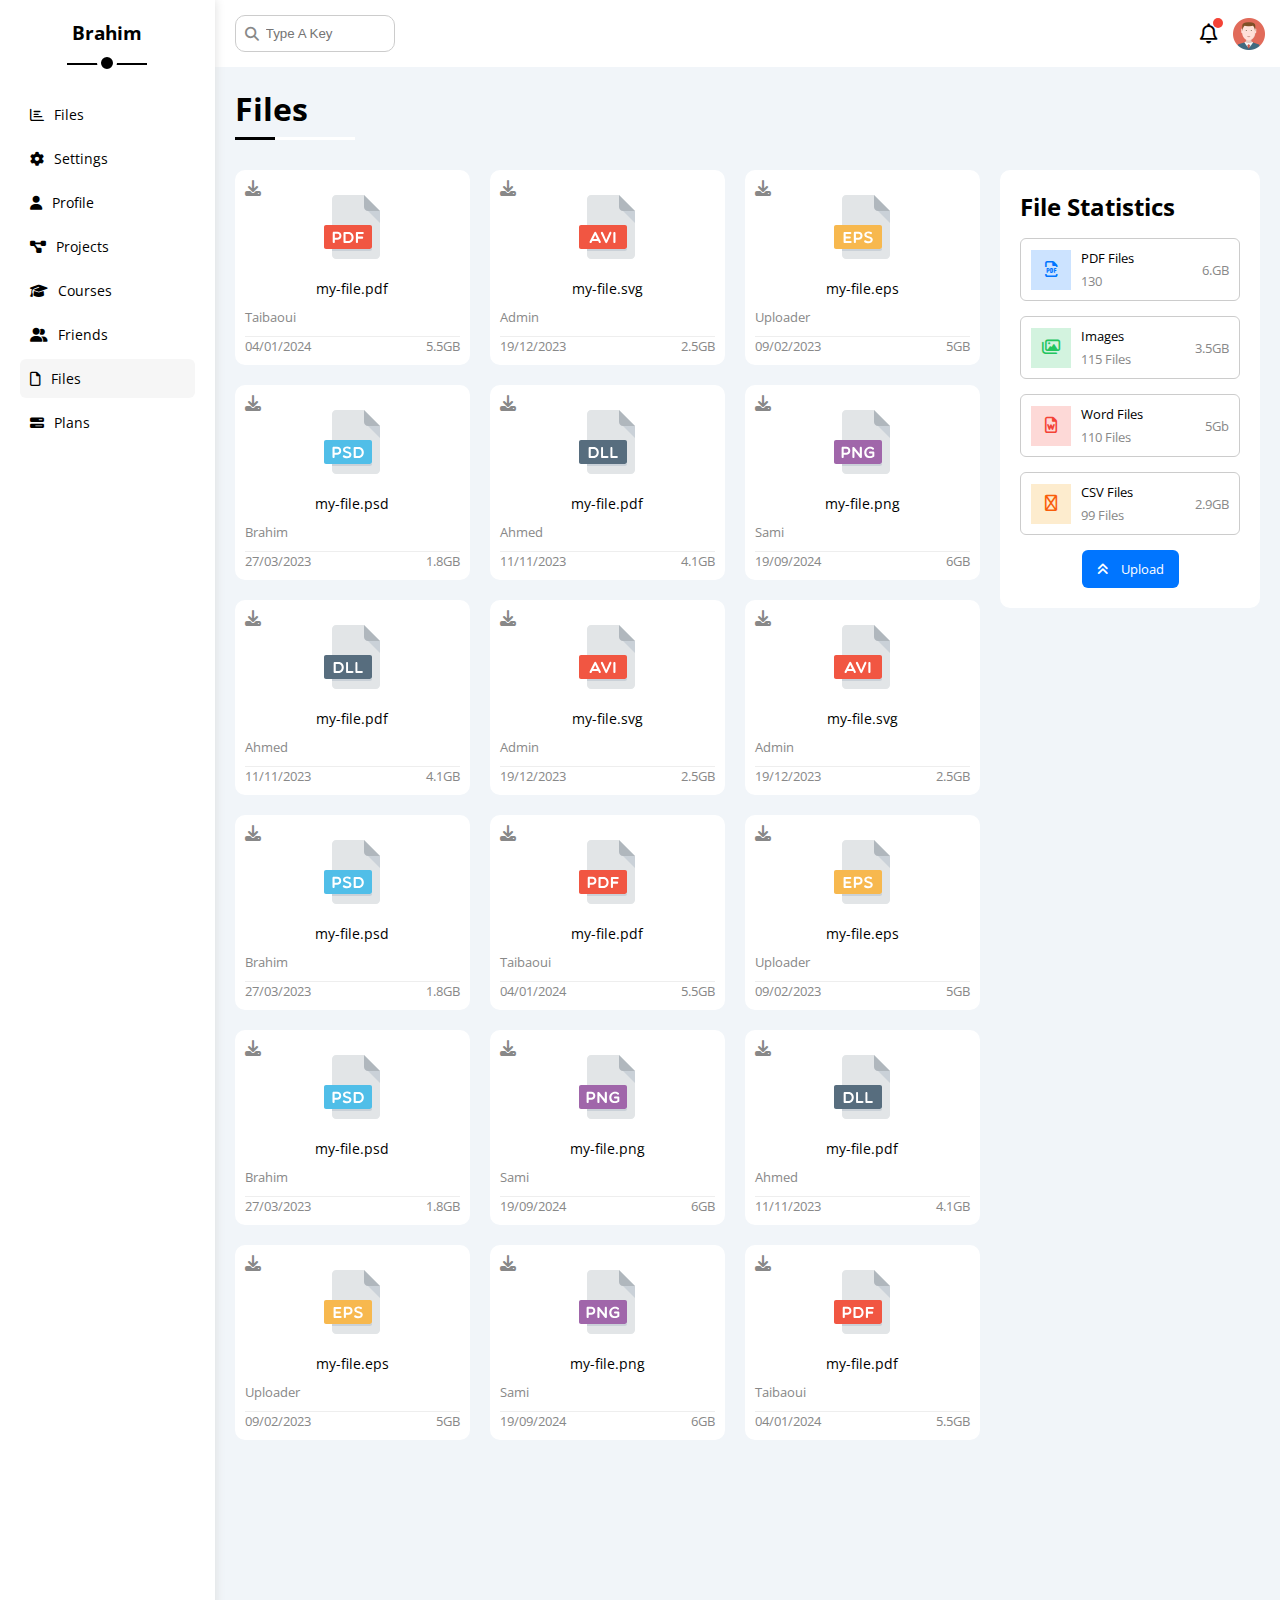
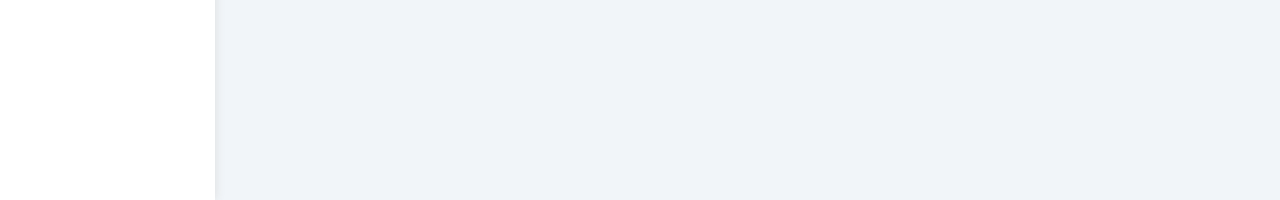
<file: files.html>
<!DOCTYPE html>
<html lang="en">
<head>
    <meta charset="UTF-8">
    <meta name="viewport" content="width=device-width, initial-scale=1.0">
    <!-- Font Awesome Library -->
    <link rel="stylesheet" href="./css/all.min.css">
    <!-- Main Framwork File -->
    <link rel="stylesheet" href="./css/framework.css">
    <!-- Main Template CSS File -->
    <link rel="stylesheet" href="./css/master.css">
    <!-- Google Fonts -->
    <link rel="preconnect" href="https://fonts.googleapis.com">
    <link rel="preconnect" href="https://fonts.gstatic.com" crossorigin>
    <link href="https://fonts.googleapis.com/css2?family=Open+Sans:wght@300;500&display=swap" rel="stylesheet">
    <title>Template 4 | Files</title>
</head>
<body>
    <div class="page d-flex">
        <div class="sidebar bg-white p-20 p-relative">
            <h3 class="p-relative txt-c mt-0">Brahim</h3>
            <ul class="p-0 list-none"> 
                <li>
                   <a class=" fs-14 c-black d-flex align-center rad-6 p-10" href="index.html"> 
                   <i class="fa-regular fa-chart-bar"></i>
                   <span>Files</span>
                    </a>
                </li>
                <li>
                   <a class=" fs-14 c-black d-flex align-center rad-6 p-10" href="settings.html"> 
                   <i class="fa-solid fa-gear"></i>
                   <span>Settings</span>
                    </a>
                </li>
                <li>
                   <a class=" fs-14 c-black d-flex align-center rad-6 p-10" href="profile.html">
                   <i class="fa-solid fa-user"></i>
                   <span>Profile</span>
                    </a> 
                </li>
                <li>
                    <a class=" fs-14 c-black d-flex align-center rad-6 p-10" href="projects.html">
                    <i class="fa-solid fa-diagram-project"></i>
                    <span>Projects</span>
                    </a> 
                 </li>
                <li>
                   <a class=" fs-14 c-black d-flex align-center rad-6 p-10" href="courses.html"> 
                   <i class="fa-solid fa-graduation-cap"></i>
                   <span>Courses</span>
                    </a>  
                </li>
                <li>
                   <a class=" fs-14 c-black d-flex align-center rad-6 p-10" href="friends.html"> 
                   <i class="fa-solid fa-user-group"></i>
                   <span>Friends</span>
                    </a>
                </li>
                <li>
                   <a class="active fs-14 c-black d-flex align-center rad-6 p-10" href="files.html"> 
                   <i class="fa-regular fa-file"></i>
                   <span>Files</span>
                    </a>
                </li>
                <li>
                   <a class="fs-14 c-black d-flex align-center rad-6 p-10" href="plans.html"> 
                   <i class="fa-solid fa-bars-progress"></i>
                   <span>Plans</span>
                    </a>
                </li>
            </ul>  
        </div>
        <div class="content w-full">
            <!-- Starting Head -->
            <div class="head bg-white p-15 between-flex">
                <div class="search p-relative">
                    <input class="p-10 rad-10 bdr" type="search" placeholder="Type A Key">
                </div>
                <div class="icons d-flex align-center">
                    <span class="notification p-relative">
                        <i class="fa-regular fa-bell fa-lg"></i>
                    </span>
                    <img src="./imgs/avatar.png" alt="">
                </div>
            </div>
            <!-- Ending Head -->
            <h1 class="p-relative">Files</h1>
            <div class="files-page d-flex m-20 gap-20">
                <div class="files-stats p-20 bg-white rad-10">
                    <h2 class="mt-0 mb-15 txt-c-mobile">File Statistics</h2>
                    <div class="d-flex align-center bdr p-10 rad-6 mb-15 fs-13">
                        <i class="fa-regular fa-file-pdf fa-lg blue center-flex c-blue icon"></i>
                        <div class="info">
                            <span>PDF Files</span>
                            <span class="c-grey d-block mt-5">130</span>
                        </div>
                        <div class="size c-grey">6.GB</div>
                    </div>
                    <div class="d-flex align-center bdr p-10 rad-6 mb-15 fs-13">
                        <i class="fa-regular fa-images fa-lg green center-flex c-green icon"></i>
                        <div class="info">
                            <span>Images</span>
                            <span class="c-grey d-block mt-5">115 Files</span>
                        </div>
                        <div class="size c-grey">3.5GB</div>
                    </div>
                    <div class="d-flex align-center bdr p-10 rad-6 mb-15 fs-13">
                        <i class="fa-regular fa-file-word fa-lg red center-flex c-red icon"></i>
                        <div class="info">
                            <span>Word Files</span>
                            <span class="c-grey d-block mt-5">110 Files</span>
                        </div>
                        <div class="size c-grey">5Gb</div>
                    </div>
                    <div class="d-flex align-center bdr p-10 rad-6 mb-15 fs-13">
                        <i class="fa-regular fa-file-csv fa-lg orange center-flex c-orange icon"></i>
                        <div class="info">
                            <span>CSV Files</span>
                            <span class="c-grey d-block mt-5">99 Files</span>
                        </div>
                        <div class="size c-grey">2.9GB</div>
                    </div>
                    <a class="upload bg-blue c-white fs-13 rad-6 d-block w-fit" href="#">
                        <i class="fa-solid fa-angles-up mr-10"></i>
                        Upload
                    </a>
                </div>
                <div class="files-content d-grid gap-20">
                    <div class="file bg-white p-10 rad-10">
                        <i class="fa-solid fa-download c-grey p-absolute"></i>
                        <div class="icon txt-c" >
                            <img class="mt-15 mb-15" src="./imgs/pdf.svg" alt="">
                        </div>
                        <div class="txt-c mb-10 fs-14">my-file.pdf</div>
                        <p class="c-grey fs-13">Taibaoui</p>
                        <div class="info between-flex mt-10 pt-10 fs-13 c-grey bdr-t">
                            <span>04/01/2024</span>
                            <span>5.5GB</span>
                        </div>
                    </div>
                    <div class="file bg-white p-10 rad-10">
                        <i class="fa-solid fa-download c-grey p-absolute"></i>
                        <div class="icon txt-c" >
                            <img class="mt-15 mb-15" src="./imgs/avi.svg" alt="">
                        </div>
                        <div class="txt-c mb-10 fs-14">my-file.svg</div>
                        <p class="c-grey fs-13">Admin</p>
                        <div class="info between-flex mt-10 pt-10 fs-13 c-grey bdr-t">
                            <span>19/12/2023</span>
                            <span>2.5GB</span>
                        </div>
                    </div>
                    <div class="file bg-white p-10 rad-10">
                        <i class="fa-solid fa-download c-grey p-absolute"></i>
                        <div class="icon txt-c" >
                            <img class="mt-15 mb-15" src="./imgs/eps.svg" alt="">
                        </div>
                        <div class="txt-c mb-10 fs-14">my-file.eps</div>
                        <p class="c-grey fs-13">Uploader</p>
                        <div class="info between-flex mt-10 pt-10 fs-13 c-grey bdr-t">
                            <span>09/02/2023</span>
                            <span>5GB</span>
                        </div>
                    </div>
                    <div class="file bg-white p-10 rad-10">
                        <i class="fa-solid fa-download c-grey p-absolute"></i>
                        <div class="icon txt-c" >
                            <img class="mt-15 mb-15" src="./imgs/psd.svg" alt="">
                        </div>
                        <div class="txt-c mb-10 fs-14">my-file.psd</div>
                        <p class="c-grey fs-13">Brahim</p>
                        <div class="info between-flex mt-10 pt-10 fs-13 c-grey bdr-t">
                            <span>27/03/2023</span>
                            <span>1.8GB</span>
                        </div>
                    </div>
                    <div class="file bg-white p-10 rad-10">
                        <i class="fa-solid fa-download c-grey p-absolute"></i>
                        <div class="icon txt-c" >
                            <img class="mt-15 mb-15" src="./imgs/dll.svg" alt="">
                        </div>
                        <div class="txt-c mb-10 fs-14">my-file.pdf</div>
                        <p class="c-grey fs-13">Ahmed</p>
                        <div class="info between-flex mt-10 pt-10 fs-13 c-grey bdr-t">
                            <span>11/11/2023</span>
                            <span>4.1GB</span>
                        </div>
                    </div>
                    <div class="file bg-white p-10 rad-10">
                        <i class="fa-solid fa-download c-grey p-absolute"></i>
                        <div class="icon txt-c" >
                            <img class="mt-15 mb-15" src="./imgs/png.svg" alt="">
                        </div>
                        <div class="txt-c mb-10 fs-14">my-file.png</div>
                        <p class="c-grey fs-13">Sami</p>
                        <div class="info between-flex mt-10 pt-10 fs-13 c-grey bdr-t">
                            <span>19/09/2024</span>
                            <span>6GB</span>
                        </div>
                    </div>
                     <div class="file bg-white p-10 rad-10">
                        <i class="fa-solid fa-download c-grey p-absolute"></i>
                        <div class="icon txt-c" >
                            <img class="mt-15 mb-15" src="./imgs/dll.svg" alt="">
                        </div>
                        <div class="txt-c mb-10 fs-14">my-file.pdf</div>
                        <p class="c-grey fs-13">Ahmed</p>
                        <div class="info between-flex mt-10 pt-10 fs-13 c-grey bdr-t">
                            <span>11/11/2023</span>
                            <span>4.1GB</span>
                        </div>
                    </div>
                    <div class="file bg-white p-10 rad-10">
                        <i class="fa-solid fa-download c-grey p-absolute"></i>
                        <div class="icon txt-c" >
                            <img class="mt-15 mb-15" src="./imgs/avi.svg" alt="">
                        </div>
                        <div class="txt-c mb-10 fs-14">my-file.svg</div>
                        <p class="c-grey fs-13">Admin</p>
                        <div class="info between-flex mt-10 pt-10 fs-13 c-grey bdr-t">
                            <span>19/12/2023</span>
                            <span>2.5GB</span>
                        </div>
                    </div>
                    <div class="file bg-white p-10 rad-10">
                        <i class="fa-solid fa-download c-grey p-absolute"></i>
                        <div class="icon txt-c" >
                            <img class="mt-15 mb-15" src="./imgs/avi.svg" alt="">
                        </div>
                        <div class="txt-c mb-10 fs-14">my-file.svg</div>
                        <p class="c-grey fs-13">Admin</p>
                        <div class="info between-flex mt-10 pt-10 fs-13 c-grey bdr-t">
                            <span>19/12/2023</span>
                            <span>2.5GB</span>
                        </div>
                    </div>
                    <div class="file bg-white p-10 rad-10">
                        <i class="fa-solid fa-download c-grey p-absolute"></i>
                        <div class="icon txt-c" >
                            <img class="mt-15 mb-15" src="./imgs/psd.svg" alt="">
                        </div>
                        <div class="txt-c mb-10 fs-14">my-file.psd</div>
                        <p class="c-grey fs-13">Brahim</p>
                        <div class="info between-flex mt-10 pt-10 fs-13 c-grey bdr-t">
                            <span>27/03/2023</span>
                            <span>1.8GB</span>
                        </div>
                    </div>
                    <div class="file bg-white p-10 rad-10">
                        <i class="fa-solid fa-download c-grey p-absolute"></i>
                        <div class="icon txt-c" >
                            <img class="mt-15 mb-15" src="./imgs/pdf.svg" alt="">
                        </div>
                        <div class="txt-c mb-10 fs-14">my-file.pdf</div>
                        <p class="c-grey fs-13">Taibaoui</p>
                        <div class="info between-flex mt-10 pt-10 fs-13 c-grey bdr-t">
                            <span>04/01/2024</span>
                            <span>5.5GB</span>
                        </div>
                    </div>
                    <div class="file bg-white p-10 rad-10">
                        <i class="fa-solid fa-download c-grey p-absolute"></i>
                        <div class="icon txt-c" >
                            <img class="mt-15 mb-15" src="./imgs/eps.svg" alt="">
                        </div>
                        <div class="txt-c mb-10 fs-14">my-file.eps</div>
                        <p class="c-grey fs-13">Uploader</p>
                        <div class="info between-flex mt-10 pt-10 fs-13 c-grey bdr-t">
                            <span>09/02/2023</span>
                            <span>5GB</span>
                        </div>
                    </div>
                    <div class="file bg-white p-10 rad-10">
                        <i class="fa-solid fa-download c-grey p-absolute"></i>
                        <div class="icon txt-c" >
                            <img class="mt-15 mb-15" src="./imgs/psd.svg" alt="">
                        </div>
                        <div class="txt-c mb-10 fs-14">my-file.psd</div>
                        <p class="c-grey fs-13">Brahim</p>
                        <div class="info between-flex mt-10 pt-10 fs-13 c-grey bdr-t">
                            <span>27/03/2023</span>
                            <span>1.8GB</span>
                        </div>
                    </div>
                    <div class="file bg-white p-10 rad-10">
                        <i class="fa-solid fa-download c-grey p-absolute"></i>
                        <div class="icon txt-c" >
                            <img class="mt-15 mb-15" src="./imgs/png.svg" alt="">
                        </div>
                        <div class="txt-c mb-10 fs-14">my-file.png</div>
                        <p class="c-grey fs-13">Sami</p>
                        <div class="info between-flex mt-10 pt-10 fs-13 c-grey bdr-t">
                            <span>19/09/2024</span>
                            <span>6GB</span>
                        </div>
                    </div>
                    <div class="file bg-white p-10 rad-10">
                        <i class="fa-solid fa-download c-grey p-absolute"></i>
                        <div class="icon txt-c" >
                            <img class="mt-15 mb-15" src="./imgs/dll.svg" alt="">
                        </div>
                        <div class="txt-c mb-10 fs-14">my-file.pdf</div>
                        <p class="c-grey fs-13">Ahmed</p>
                        <div class="info between-flex mt-10 pt-10 fs-13 c-grey bdr-t">
                            <span>11/11/2023</span>
                            <span>4.1GB</span>
                        </div>
                    </div>
                    <div class="file bg-white p-10 rad-10">
                        <i class="fa-solid fa-download c-grey p-absolute"></i>
                        <div class="icon txt-c" >
                            <img class="mt-15 mb-15" src="./imgs/eps.svg" alt="">
                        </div>
                        <div class="txt-c mb-10 fs-14">my-file.eps</div>
                        <p class="c-grey fs-13">Uploader</p>
                        <div class="info between-flex mt-10 pt-10 fs-13 c-grey bdr-t">
                            <span>09/02/2023</span>
                            <span>5GB</span>
                        </div>
                    </div>
                    <div class="file bg-white p-10 rad-10">
                        <i class="fa-solid fa-download c-grey p-absolute"></i>
                        <div class="icon txt-c" >
                            <img class="mt-15 mb-15" src="./imgs/png.svg" alt="">
                        </div>
                        <div class="txt-c mb-10 fs-14">my-file.png</div>
                        <p class="c-grey fs-13">Sami</p>
                        <div class="info between-flex mt-10 pt-10 fs-13 c-grey bdr-t">
                            <span>19/09/2024</span>
                            <span>6GB</span>
                        </div>
                    </div>
                    <div class="file bg-white p-10 rad-10">
                        <i class="fa-solid fa-download c-grey p-absolute"></i>
                        <div class="icon txt-c" >
                            <img class="mt-15 mb-15" src="./imgs/pdf.svg" alt="">
                        </div>
                        <div class="txt-c mb-10 fs-14">my-file.pdf</div>
                        <p class="c-grey fs-13">Taibaoui</p>
                        <div class="info between-flex mt-10 pt-10 fs-13 c-grey bdr-t">
                            <span>04/01/2024</span>
                            <span>5.5GB</span>
                        </div>
                    </div> 
                </div>
            </div>
        </div>
    </div>
</body>
</html>

<!-- <label>
    <input class="toggle-checkbox" type="checkbox" checked>
    <div class="toggle-switch"></div>
</label> -->
</file>
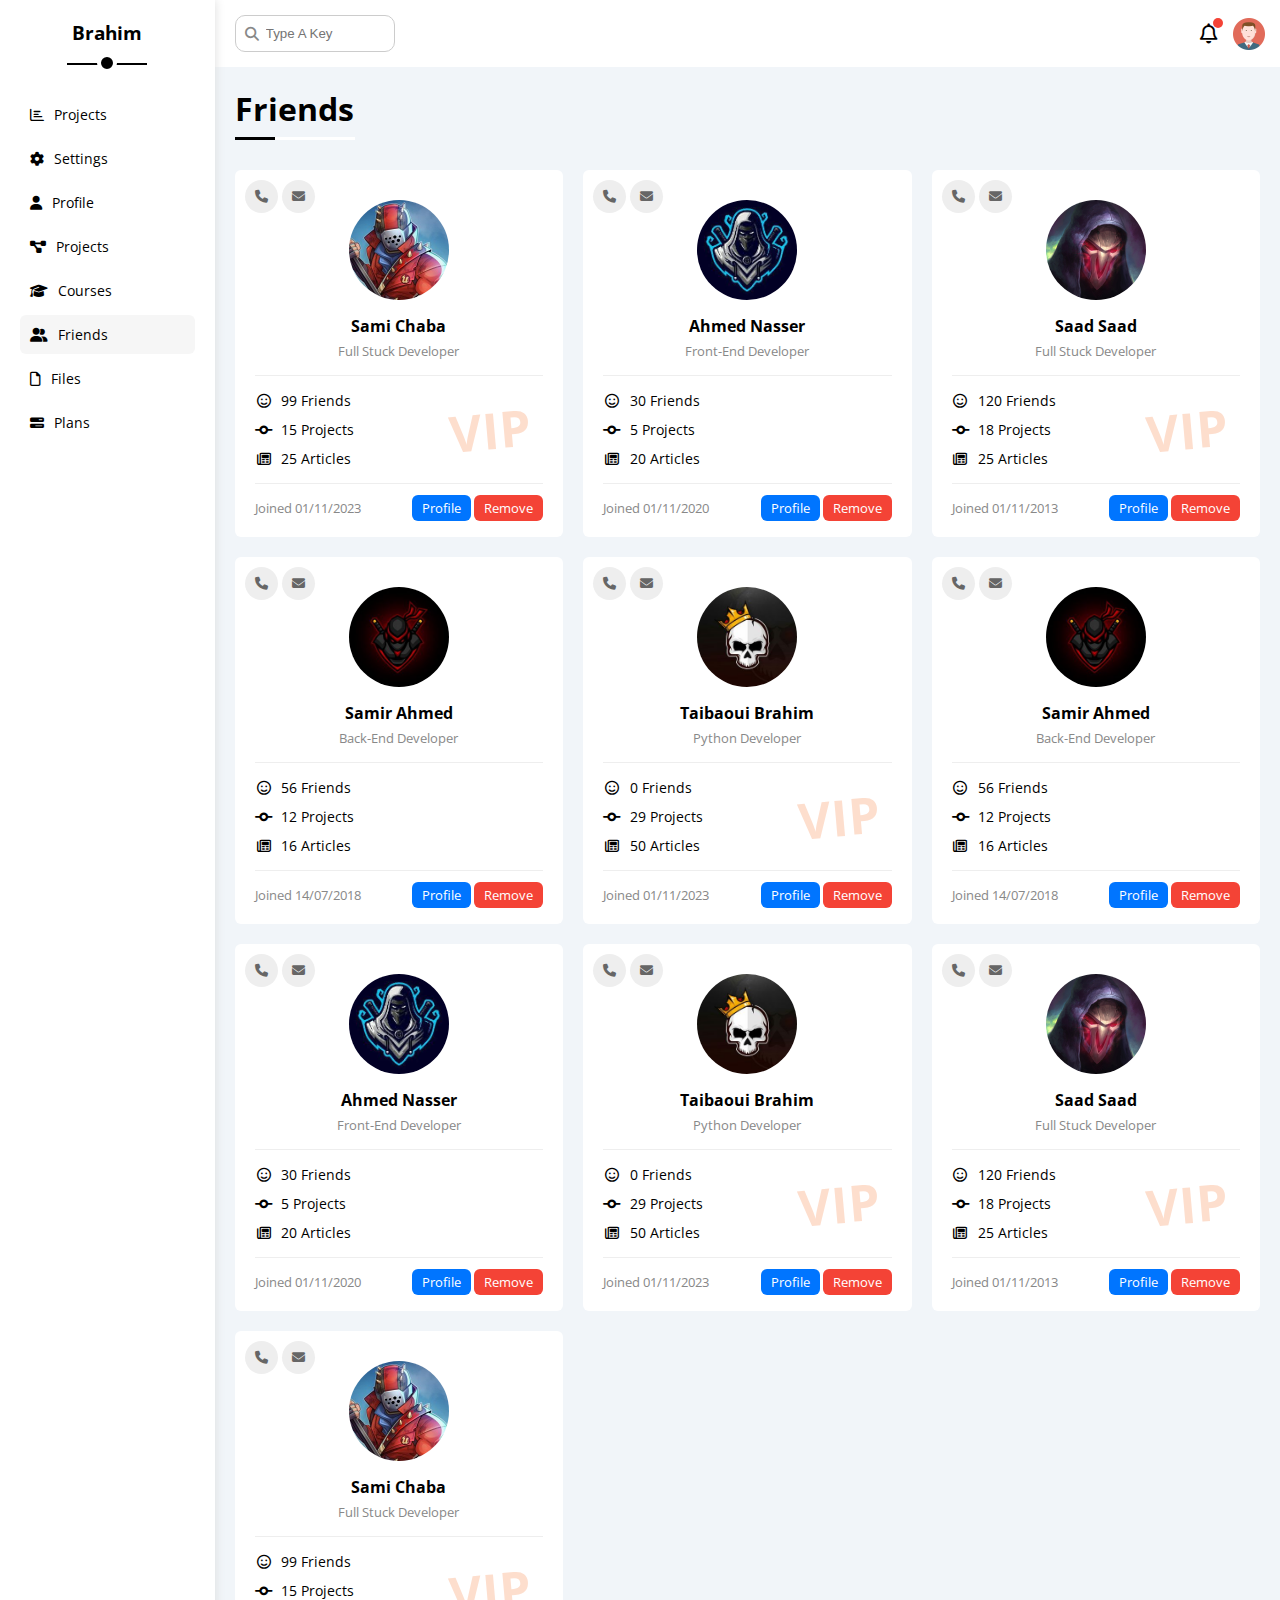
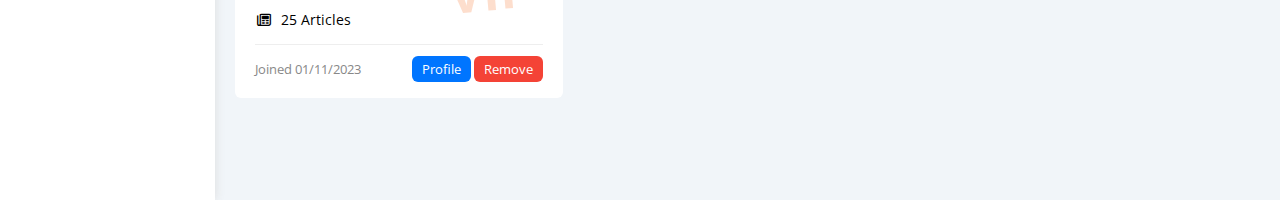
<file: friends.html>
<!DOCTYPE html>
<html lang="en">
<head>
    <meta charset="UTF-8">
    <meta name="viewport" content="width=device-width, initial-scale=1.0">
    <!-- Font Awesome Library -->
    <link rel="stylesheet" href="./css/all.min.css">
    <!-- Main Framwork File -->
    <link rel="stylesheet" href="./css/framework.css">
    <!-- Main Template CSS File -->
    <link rel="stylesheet" href="./css/master.css">
    <!-- Google Fonts -->
    <link rel="preconnect" href="https://fonts.googleapis.com">
    <link rel="preconnect" href="https://fonts.gstatic.com" crossorigin>
    <link href="https://fonts.googleapis.com/css2?family=Open+Sans:wght@300;500&display=swap" rel="stylesheet">
    <title>Template 4 | Friends</title>
</head>
<body>
    <div class="page d-flex">
        <div class="sidebar bg-white p-20 p-relative">
            <h3 class="p-relative txt-c mt-0">Brahim</h3>
            <ul class="p-0 list-none"> 
                <li>
                   <a class=" fs-14 c-black d-flex align-center rad-6 p-10" href="index.html"> 
                   <i class="fa-regular fa-chart-bar"></i>
                   <span>Projects</span>
                    </a>
                </li>
                <li>
                   <a class=" fs-14 c-black d-flex align-center rad-6 p-10" href="settings.html"> 
                   <i class="fa-solid fa-gear"></i>
                   <span>Settings</span>
                    </a>
                </li>
                <li>
                   <a class=" fs-14 c-black d-flex align-center rad-6 p-10" href="profile.html">
                   <i class="fa-solid fa-user"></i>
                   <span>Profile</span>
                    </a> 
                </li>
                <li>
                    <a class=" fs-14 c-black d-flex align-center rad-6 p-10" href="projects.html">
                    <i class="fa-solid fa-diagram-project"></i>
                    <span>Projects</span>
                    </a> 
                 </li>
                <li>
                   <a class=" fs-14 c-black d-flex align-center rad-6 p-10" href="courses.html"> 
                   <i class="fa-solid fa-graduation-cap"></i>
                   <span>Courses</span>
                    </a>  
                </li>
                <li>
                   <a class="active fs-14 c-black d-flex align-center rad-6 p-10" href="friends.html"> 
                   <i class="fa-solid fa-user-group"></i>
                   <span>Friends</span>
                    </a>
                </li>
                <li>
                   <a class="fs-14 c-black d-flex align-center rad-6 p-10" href="files.html"> 
                   <i class="fa-regular fa-file"></i>
                   <span>Files</span>
                    </a>
                </li>
                <li>
                   <a class="fs-14 c-black d-flex align-center rad-6 p-10" href="plans.html"> 
                   <i class="fa-solid fa-bars-progress"></i>
                   <span>Plans</span>
                    </a>
                </li>
            </ul>  
        </div>
        <div class="content w-full">
            <!-- Starting Head -->
            <div class="head bg-white p-15 between-flex">
                <div class="search p-relative">
                    <input class="p-10 rad-10 bdr" type="search" placeholder="Type A Key">
                </div>
                <div class="icons d-flex align-center">
                    <span class="notification p-relative">
                        <i class="fa-regular fa-bell fa-lg"></i>
                    </span>
                    <img src="./imgs/avatar.png" alt="">
                </div>
            </div>
            <!-- Ending Head -->
            <h1 class="p-relative">Friends</h1>
            <div class="friends-page gap-20 m-20 d-grid">
                <div class="friend p-20 p-relative bg-white rad-6">
                    <div class="contact">
                        <i class="fa-solid fa-phone"></i>
                        <i class="fa-solid fa-envelope"></i>
                    </div>
                    <div class="txt-c">
                        <img class="rad-half mt-10 mb-10 w-100 h-100" src="./imgs/friend-01.jpg" alt="">
                        <h4 class="m-0">Sami Chaba</h4>
                        <p class="c-grey fs-13 mt-5 mb-0">Full Stuck Developer</p>
                    </div>
                    <div class="icons fs-14 p-relative">
                        <div class="mb-10">
                            <i class="fa-regular fa-face-smile fa-fw"></i>
                            <span>99 Friends</span>
                        </div>
                        <div class="mb-10">
                            <i class="fa-solid fa-code-commit fa-fw"></i>
                            <span>15 Projects</span>
                        </div>
                        <div>
                            <i class="fa-regular fa-newspaper fa-fw"></i>
                            <span>25 Articles</span>
                        </div>
                        <span class="vip fw-bold c-orange">VIP</span>
                    </div>
                    <div class="info between-flex fs-13">
                        <span class="c-grey">Joined 01/11/2023</span>
                        <div>
                            <a class="bg-blue c-white btn-shape" href="profile.html">Profile</a>
                            <a class="bg-red c-white btn-shape" href="#">Remove</a>
                        </div>
                    </div>
                </div>
                <div class="friend p-20 p-relative bg-white rad-6">
                    <div class="contact">
                        <i class="fa-solid fa-phone"></i>
                        <i class="fa-solid fa-envelope"></i>
                    </div>
                    <div class="txt-c">
                        <img class="rad-half mt-10 mb-10 w-100 h-100" src="./imgs/friend-02.jpg" alt="">
                        <h4 class="m-0">Ahmed Nasser</h4>
                        <p class="c-grey fs-13 mt-5 mb-0">Front-End Developer</p>
                    </div>
                    <div class="icons fs-14 p-relative">
                        <div class="mb-10">
                            <i class="fa-regular fa-face-smile fa-fw"></i>
                            <span>30 Friends</span>
                        </div>
                        <div class="mb-10">
                            <i class="fa-solid fa-code-commit fa-fw"></i>
                            <span>5 Projects</span>
                        </div>
                        <div>
                            <i class="fa-regular fa-newspaper fa-fw"></i>
                            <span>20 Articles</span>
                        </div>
                    </div>
                    <div class="info between-flex fs-13">
                        <span class="c-grey">Joined 01/11/2020</span>
                        <div>
                            <a class="bg-blue c-white btn-shape" href="profile.html">Profile</a>
                            <a class="bg-red c-white btn-shape" href="#">Remove</a>
                        </div>
                    </div>
                </div>
                <div class="friend p-20 p-relative bg-white rad-6">
                    <div class="contact">
                        <i class="fa-solid fa-phone"></i>
                        <i class="fa-solid fa-envelope"></i>
                    </div>
                    <div class="txt-c">
                        <img class="rad-half mt-10 mb-10 w-100 h-100" src="./imgs/friend-03.jpg" alt="">
                        <h4 class="m-0">Saad Saad</h4>
                        <p class="c-grey fs-13 mt-5 mb-0">Full Stuck Developer</p>
                    </div>
                    <div class="icons fs-14 p-relative">
                        <div class="mb-10">
                            <i class="fa-regular fa-face-smile fa-fw"></i>
                            <span>120 Friends</span>
                        </div>
                        <div class="mb-10">
                            <i class="fa-solid fa-code-commit fa-fw"></i>
                            <span>18 Projects</span>
                        </div>
                        <div>
                            <i class="fa-regular fa-newspaper fa-fw"></i>
                            <span>25 Articles</span>
                        </div>
                        <span class="vip fw-bold c-orange">VIP</span>
                    </div>
                    <div class="info between-flex fs-13">
                        <span class="c-grey">Joined 01/11/2013</span>
                        <div>
                            <a class="bg-blue c-white btn-shape" href="profile.html">Profile</a>
                            <a class="bg-red c-white btn-shape" href="#">Remove</a>
                        </div>
                    </div>
                </div>
                <div class="friend p-20 p-relative bg-white rad-6">
                    <div class="contact">
                        <i class="fa-solid fa-phone"></i>
                        <i class="fa-solid fa-envelope"></i>
                    </div>
                    <div class="txt-c">
                        <img class="rad-half mt-10 mb-10 w-100 h-100" src="./imgs/friend-04.jpg" alt="">
                        <h4 class="m-0">Samir Ahmed</h4>
                        <p class="c-grey fs-13 mt-5 mb-0">Back-End Developer</p>
                    </div>
                    <div class="icons fs-14 p-relative">
                        <div class="mb-10">
                            <i class="fa-regular fa-face-smile fa-fw"></i>
                            <span>56 Friends</span>
                        </div>
                        <div class="mb-10">
                            <i class="fa-solid fa-code-commit fa-fw"></i>
                            <span>12 Projects</span>
                        </div>
                        <div>
                            <i class="fa-regular fa-newspaper fa-fw"></i>
                            <span>16 Articles</span>
                        </div>
                    </div>
                    <div class="info between-flex fs-13">
                        <span class="c-grey">Joined 14/07/2018</span>
                        <div>
                            <a class="bg-blue c-white btn-shape" href="profile.html">Profile</a>
                            <a class="bg-red c-white btn-shape" href="#">Remove</a>
                        </div>
                    </div>
                </div>
                <div class="friend p-20 p-relative bg-white rad-6">
                    <div class="contact">
                        <i class="fa-solid fa-phone"></i>
                        <i class="fa-solid fa-envelope"></i>
                    </div>
                    <div class="txt-c">
                        <img class="rad-half mt-10 mb-10 w-100 h-100" src="./imgs/friend-05.jpg" alt="">
                        <h4 class="m-0">Taibaoui Brahim</h4>
                        <p class="c-grey fs-13 mt-5 mb-0">Python Developer</p>
                    </div>
                    <div class="icons fs-14 p-relative">
                        <div class="mb-10">
                            <i class="fa-regular fa-face-smile fa-fw"></i>
                            <span>0 Friends</span>
                        </div>
                        <div class="mb-10">
                            <i class="fa-solid fa-code-commit fa-fw"></i>
                            <span>29 Projects</span>
                        </div>
                        <div>
                            <i class="fa-regular fa-newspaper fa-fw"></i>
                            <span>50 Articles</span>
                        </div>
                        <span class="vip fw-bold c-orange">VIP</span>
                    </div>
                    <div class="info between-flex fs-13">
                        <span class="c-grey">Joined 01/11/2023</span>
                        <div>
                            <a class="bg-blue c-white btn-shape" href="profile.html">Profile</a>
                            <a class="bg-red c-white btn-shape" href="#">Remove</a>
                        </div>
                    </div>
                </div>
                <div class="friend p-20 p-relative bg-white rad-6">
                    <div class="contact">
                        <i class="fa-solid fa-phone"></i>
                        <i class="fa-solid fa-envelope"></i>
                    </div>
                    <div class="txt-c">
                        <img class="rad-half mt-10 mb-10 w-100 h-100" src="./imgs/friend-04.jpg" alt="">
                        <h4 class="m-0">Samir Ahmed</h4>
                        <p class="c-grey fs-13 mt-5 mb-0">Back-End Developer</p>
                    </div>
                    <div class="icons fs-14 p-relative">
                        <div class="mb-10">
                            <i class="fa-regular fa-face-smile fa-fw"></i>
                            <span>56 Friends</span>
                        </div>
                        <div class="mb-10">
                            <i class="fa-solid fa-code-commit fa-fw"></i>
                            <span>12 Projects</span>
                        </div>
                        <div>
                            <i class="fa-regular fa-newspaper fa-fw"></i>
                            <span>16 Articles</span>
                        </div>
                    </div>
                    <div class="info between-flex fs-13">
                        <span class="c-grey">Joined 14/07/2018</span>
                        <div>
                            <a class="bg-blue c-white btn-shape" href="profile.html">Profile</a>
                            <a class="bg-red c-white btn-shape" href="#">Remove</a>
                        </div>
                    </div>
                </div>
                <div class="friend p-20 p-relative bg-white rad-6">
                    <div class="contact">
                        <i class="fa-solid fa-phone"></i>
                        <i class="fa-solid fa-envelope"></i>
                    </div>
                    <div class="txt-c">
                        <img class="rad-half mt-10 mb-10 w-100 h-100" src="./imgs/friend-02.jpg" alt="">
                        <h4 class="m-0">Ahmed Nasser</h4>
                        <p class="c-grey fs-13 mt-5 mb-0">Front-End Developer</p>
                    </div>
                    <div class="icons fs-14 p-relative">
                        <div class="mb-10">
                            <i class="fa-regular fa-face-smile fa-fw"></i>
                            <span>30 Friends</span>
                        </div>
                        <div class="mb-10">
                            <i class="fa-solid fa-code-commit fa-fw"></i>
                            <span>5 Projects</span>
                        </div>
                        <div>
                            <i class="fa-regular fa-newspaper fa-fw"></i>
                            <span>20 Articles</span>
                        </div>
                    </div>
                    <div class="info between-flex fs-13">
                        <span class="c-grey">Joined 01/11/2020</span>
                        <div>
                            <a class="bg-blue c-white btn-shape" href="profile.html">Profile</a>
                            <a class="bg-red c-white btn-shape" href="#">Remove</a>
                        </div>
                    </div>
                </div>
                <div class="friend p-20 p-relative bg-white rad-6">
                    <div class="contact">
                        <i class="fa-solid fa-phone"></i>
                        <i class="fa-solid fa-envelope"></i>
                    </div>
                    <div class="txt-c">
                        <img class="rad-half mt-10 mb-10 w-100 h-100" src="./imgs/friend-05.jpg" alt="">
                        <h4 class="m-0">Taibaoui Brahim</h4>
                        <p class="c-grey fs-13 mt-5 mb-0">Python Developer</p>
                    </div>
                    <div class="icons fs-14 p-relative">
                        <div class="mb-10">
                            <i class="fa-regular fa-face-smile fa-fw"></i>
                            <span>0 Friends</span>
                        </div>
                        <div class="mb-10">
                            <i class="fa-solid fa-code-commit fa-fw"></i>
                            <span>29 Projects</span>
                        </div>
                        <div>
                            <i class="fa-regular fa-newspaper fa-fw"></i>
                            <span>50 Articles</span>
                        </div>
                        <span class="vip fw-bold c-orange">VIP</span>
                    </div>
                    <div class="info between-flex fs-13">
                        <span class="c-grey">Joined 01/11/2023</span>
                        <div>
                            <a class="bg-blue c-white btn-shape" href="profile.html">Profile</a>
                            <a class="bg-red c-white btn-shape" href="#">Remove</a>
                        </div>
                    </div>
                </div>
                <div class="friend p-20 p-relative bg-white rad-6">
                    <div class="contact">
                        <i class="fa-solid fa-phone"></i>
                        <i class="fa-solid fa-envelope"></i>
                    </div>
                    <div class="txt-c">
                        <img class="rad-half mt-10 mb-10 w-100 h-100" src="./imgs/friend-03.jpg" alt="">
                        <h4 class="m-0">Saad Saad</h4>
                        <p class="c-grey fs-13 mt-5 mb-0">Full Stuck Developer</p>
                    </div>
                    <div class="icons fs-14 p-relative">
                        <div class="mb-10">
                            <i class="fa-regular fa-face-smile fa-fw"></i>
                            <span>120 Friends</span>
                        </div>
                        <div class="mb-10">
                            <i class="fa-solid fa-code-commit fa-fw"></i>
                            <span>18 Projects</span>
                        </div>
                        <div>
                            <i class="fa-regular fa-newspaper fa-fw"></i>
                            <span>25 Articles</span>
                        </div>
                        <span class="vip fw-bold c-orange">VIP</span>
                    </div>
                    <div class="info between-flex fs-13">
                        <span class="c-grey">Joined 01/11/2013</span>
                        <div>
                            <a class="bg-blue c-white btn-shape" href="profile.html">Profile</a>
                            <a class="bg-red c-white btn-shape" href="#">Remove</a>
                        </div>
                    </div>
                </div>
                <div class="friend p-20 p-relative bg-white rad-6">
                    <div class="contact">
                        <i class="fa-solid fa-phone"></i>
                        <i class="fa-solid fa-envelope"></i>
                    </div>
                    <div class="txt-c">
                        <img class="rad-half mt-10 mb-10 w-100 h-100" src="./imgs/friend-01.jpg" alt="">
                        <h4 class="m-0">Sami Chaba</h4>
                        <p class="c-grey fs-13 mt-5 mb-0">Full Stuck Developer</p>
                    </div>
                    <div class="icons fs-14 p-relative">
                        <div class="mb-10">
                            <i class="fa-regular fa-face-smile fa-fw"></i>
                            <span>99 Friends</span>
                        </div>
                        <div class="mb-10">
                            <i class="fa-solid fa-code-commit fa-fw"></i>
                            <span>15 Projects</span>
                        </div>
                        <div>
                            <i class="fa-regular fa-newspaper fa-fw"></i>
                            <span>25 Articles</span>
                        </div>
                        <span class="vip fw-bold c-orange">VIP</span>
                    </div>
                    <div class="info between-flex fs-13">
                        <span class="c-grey">Joined 01/11/2023</span>
                        <div>
                            <a class="bg-blue c-white btn-shape" href="profile.html">Profile</a>
                            <a class="bg-red c-white btn-shape" href="#">Remove</a>
                        </div>
                    </div>
                </div>
            </div>
        </div>
    </div>
</body>
</html>

<!-- <label>
    <input class="toggle-checkbox" type="checkbox" checked>
    <div class="toggle-switch"></div>
</label> -->
</file>
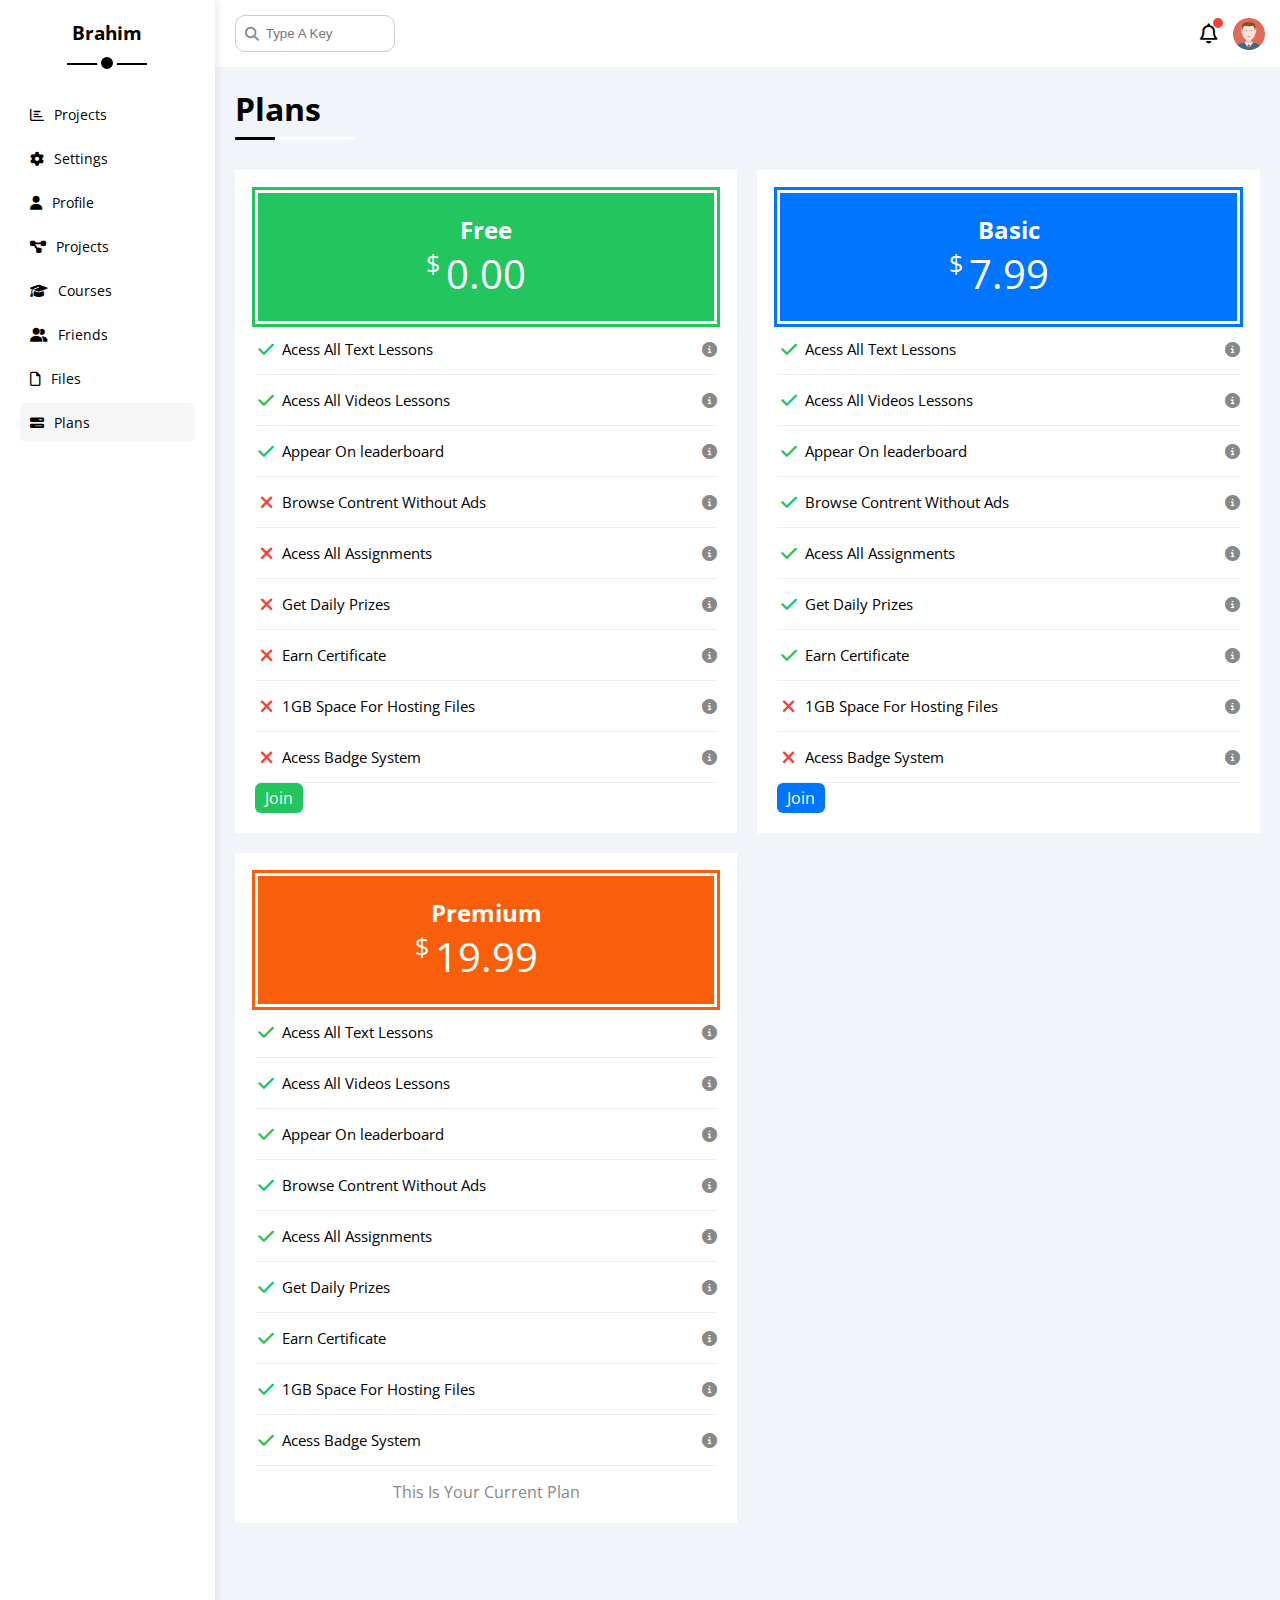
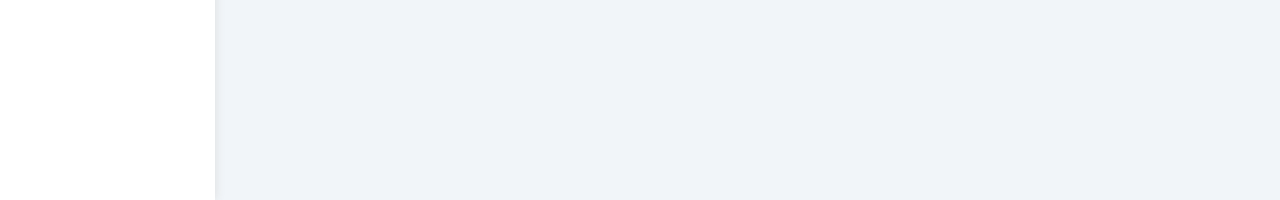
<file: plans.html>
<!DOCTYPE html>
<html lang="en">
<head>
    <meta charset="UTF-8">
    <meta name="viewport" content="width=device-width, initial-scale=1.0">
    <!-- Font Awesome Library -->
    <link rel="stylesheet" href="./css/all.min.css">
    <!-- Main Framwork File -->
    <link rel="stylesheet" href="./css/framework.css">
    <!-- Main Template CSS File -->
    <link rel="stylesheet" href="./css/master.css">
    <!-- Google Fonts -->
    <link rel="preconnect" href="https://fonts.googleapis.com">
    <link rel="preconnect" href="https://fonts.gstatic.com" crossorigin>
    <link href="https://fonts.googleapis.com/css2?family=Open+Sans:wght@300;500&display=swap" rel="stylesheet">
    <title>Template 4 | Plans</title>
</head>
<body>
    <div class="page d-flex">
        <div class="sidebar bg-white p-20 p-relative">
            <h3 class="p-relative txt-c mt-0">Brahim</h3>
            <ul class="p-0 list-none"> 
                <li>
                   <a class=" fs-14 c-black d-flex align-center rad-6 p-10" href="index.html"> 
                   <i class="fa-regular fa-chart-bar"></i>
                   <span>Projects</span>
                    </a>
                </li>
                <li>
                   <a class=" fs-14 c-black d-flex align-center rad-6 p-10" href="settings.html"> 
                   <i class="fa-solid fa-gear"></i>
                   <span>Settings</span>
                    </a>
                </li>
                <li>
                   <a class=" fs-14 c-black d-flex align-center rad-6 p-10" href="profile.html">
                   <i class="fa-solid fa-user"></i>
                   <span>Profile</span>
                    </a> 
                </li>
                <li>
                    <a class=" fs-14 c-black d-flex align-center rad-6 p-10" href="projects.html">
                    <i class="fa-solid fa-diagram-project"></i>
                    <span>Projects</span>
                    </a> 
                 </li>
                <li>
                   <a class=" fs-14 c-black d-flex align-center rad-6 p-10" href="courses.html"> 
                   <i class="fa-solid fa-graduation-cap"></i>
                   <span>Courses</span>
                    </a>  
                </li>
                <li>
                   <a class="fs-14 c-black d-flex align-center rad-6 p-10" href="friends.html"> 
                   <i class="fa-solid fa-user-group"></i>
                   <span>Friends</span>
                    </a>
                </li>
                <li>
                   <a class="fs-14 c-black d-flex align-center rad-6 p-10" href="files.html"> 
                   <i class="fa-regular fa-file"></i>
                   <span>Files</span>
                    </a>
                </li>
                <li>
                   <a class="active fs-14 c-black d-flex align-center rad-6 p-10" href="plans.html"> 
                   <i class="fa-solid fa-bars-progress"></i>
                   <span>Plans</span>
                    </a>
                </li>
            </ul>  
        </div>
        <div class="content w-full">
            <!-- Starting Head -->
            <div class="head bg-white p-15 between-flex">
                <div class="search p-relative">
                    <input class="p-10 rad-10 bdr" type="search" placeholder="Type A Key">
                </div>
                <div class="icons d-flex align-center">
                    <span class="notification p-relative">
                        <i class="fa-regular fa-bell fa-lg"></i>
                    </span>
                    <img src="./imgs/avatar.png" alt="">
                </div>
            </div>
            <!-- Ending Head -->
            <h1 class="p-relative">Plans</h1>
            <div class="plans-page d-grid m-20 gap-20 ">
                <div class="plan green bg-white p-20">
                    <div class="top bg-green txt-c p-20">
                        <h2 class="m-0 c-white">Free</h2>
                        <div class="price c-white"><span>$</span>0.00</div>
                    </div>
                    <ul>
                        <li>
                            <i class="fa-solid fa-check fa-fw yes"></i>
                            <span>Acess All Text Lessons</span>
                            <i class="fa-solid fa-circle-info help"></i>
                        </li>
                        <li>
                            <i class="fa-solid fa-check fa-fw yes"></i>
                            <span>Acess All Videos Lessons</span>
                            <i class="fa-solid fa-circle-info help"></i>
                        </li>
                        <li>
                            <i class="fa-solid fa-check fa-fw yes"></i>
                            <span>Appear On leaderboard</span>
                            <i class="fa-solid fa-circle-info help"></i>
                        </li>
                        <li>
                            <i class="fa-solid fa-xmark fa-fw"></i>
                            <span>Browse Contrent Without Ads</span>
                            <i class="fa-solid fa-circle-info help"></i>
                        </li>
                        <li>
                            <i class="fa-solid fa-xmark fa-fw"></i>
                            <span>Acess All Assignments</span>
                            <i class="fa-solid fa-circle-info help"></i>
                        </li>
                        <li>
                            <i class="fa-solid fa-xmark fa-fw"></i>
                            <span>Get Daily Prizes</span>
                            <i class="fa-solid fa-circle-info help"></i>
                        </li>
                        <li>
                            <i class="fa-solid fa-xmark fa-fw"></i>
                            <span>Earn Certificate</span>
                            <i class="fa-solid fa-circle-info help"></i>
                        </li>
                        <li>
                            <i class="fa-solid fa-xmark fa-fw"></i>
                            <span>1GB Space For Hosting Files</span>
                            <i class="fa-solid fa-circle-info help"></i>
                        </li>
                        <li>
                            <i class="fa-solid fa-xmark fa-fw"></i>
                            <span>Acess Badge System</span>
                            <i class="fa-solid fa-circle-info help"></i>
                        </li>
                    </ul>
                    <a class="btn-shape bg-green c-white w-fit d-block" href="#">Join</a>
                </div>
                <div class="plan blue bg-white p-20">
                    <div class="top bg-blue txt-c p-20">
                        <h2 class="m-0 c-white">Basic</h2>
                        <div class="price c-white"><span>$</span>7.99</div>
                    </div>
                    <ul>
                        <li>
                            <i class="fa-solid fa-check fa-fw yes"></i>
                            <span>Acess All Text Lessons</span>
                            <i class="fa-solid fa-circle-info help"></i>
                        </li>
                        <li>
                            <i class="fa-solid fa-check fa-fw yes"></i>
                            <span>Acess All Videos Lessons</span>
                            <i class="fa-solid fa-circle-info help"></i>
                        </li>
                        <li>
                            <i class="fa-solid fa-check fa-fw yes"></i>
                            <span>Appear On leaderboard</span>
                            <i class="fa-solid fa-circle-info help"></i>
                        </li>
                        <li>
                            <i class="fa-solid fa-check fa-fw yes"></i>
                            <span>Browse Contrent Without Ads</span>
                            <i class="fa-solid fa-circle-info help"></i>
                        </li>
                        <li>
                            <i class="fa-solid fa-check fa-fw yes"></i>
                            <span>Acess All Assignments</span>
                            <i class="fa-solid fa-circle-info help"></i>
                        </li>
                        <li>
                            <i class="fa-solid fa-check fa-fw yes"></i>
                            <span>Get Daily Prizes</span>
                            <i class="fa-solid fa-circle-info help"></i>
                        </li>
                        <li>
                            <i class="fa-solid fa-check fa-fw yes"></i>
                            <span>Earn Certificate</span>
                            <i class="fa-solid fa-circle-info help"></i>
                        </li>
                        <li>
                            <i class="fa-solid fa-xmark fa-fw"></i>
                            <span>1GB Space For Hosting Files</span>
                            <i class="fa-solid fa-circle-info help"></i>
                        </li>
                        <li>
                            <i class="fa-solid fa-xmark fa-fw"></i>
                            <span>Acess Badge System</span>
                            <i class="fa-solid fa-circle-info help"></i>
                        </li>
                    </ul>
                    <a class="btn-shape bg-blue c-white w-fit d-block" href="#">Join</a>
                </div>
                <div class="plan orange bg-white p-20">
                    <div class="top bg-orange txt-c p-20">
                        <h2 class="m-0 c-white">Premium</h2>
                        <div class="price c-white"><span>$</span>19.99</div>
                    </div>
                    <ul>
                        <li>
                            <i class="fa-solid fa-check fa-fw yes"></i>
                            <span>Acess All Text Lessons</span>
                            <i class="fa-solid fa-circle-info help"></i>
                        </li>
                        <li>
                            <i class="fa-solid fa-check fa-fw yes"></i>
                            <span>Acess All Videos Lessons</span>
                            <i class="fa-solid fa-circle-info help"></i>
                        </li>
                        <li>
                            <i class="fa-solid fa-check fa-fw yes"></i>
                            <span>Appear On leaderboard</span>
                            <i class="fa-solid fa-circle-info help"></i>
                        </li>
                        <li>
                            <i class="fa-solid fa-check fa-fw yes"></i>
                            <span>Browse Contrent Without Ads</span>
                            <i class="fa-solid fa-circle-info help"></i>
                        </li>
                        <li>
                            <i class="fa-solid fa-check fa-fw yes"></i>
                            <span>Acess All Assignments</span>
                            <i class="fa-solid fa-circle-info help"></i>
                        </li>
                        <li>
                            <i class="fa-solid fa-check fa-fw yes"></i>
                            <span>Get Daily Prizes</span>
                            <i class="fa-solid fa-circle-info help"></i>
                        </li>
                        <li>
                            <i class="fa-solid fa-check fa-fw yes"></i>
                            <span>Earn Certificate</span>
                            <i class="fa-solid fa-circle-info help"></i>
                        </li>
                        <li>
                            <i class="fa-solid fa-check fa-fw yes"></i>
                            <span>1GB Space For Hosting Files</span>
                            <i class="fa-solid fa-circle-info help"></i>
                        </li>
                        <li>
                            <i class="fa-solid fa-check fa-fw yes"></i>
                            <span>Acess Badge System</span>
                            <i class="fa-solid fa-circle-info help"></i>
                        </li>
                    </ul>
                    <p class="c-grey txt-c mt-15">This Is Your Current Plan</p>
                </div>
            </div>
        </div>
    </div>
</body>
</html>
</file>
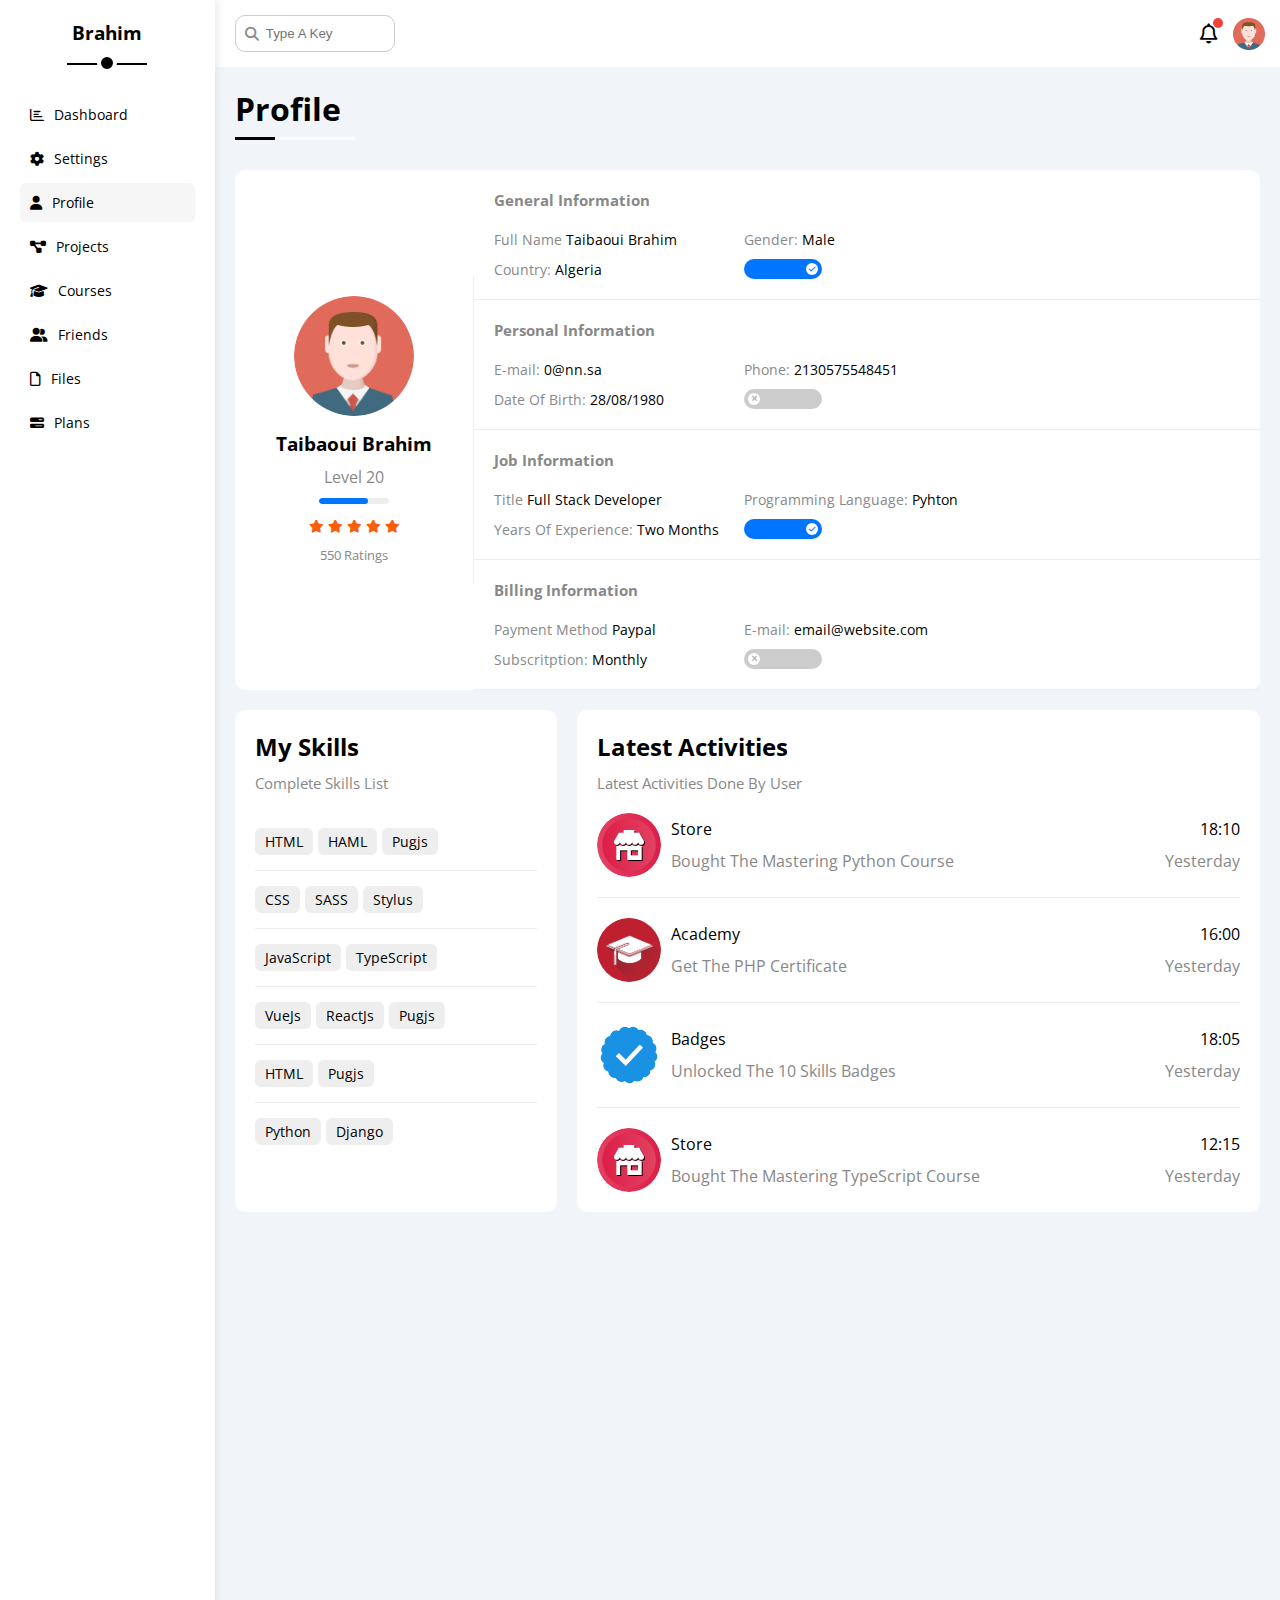
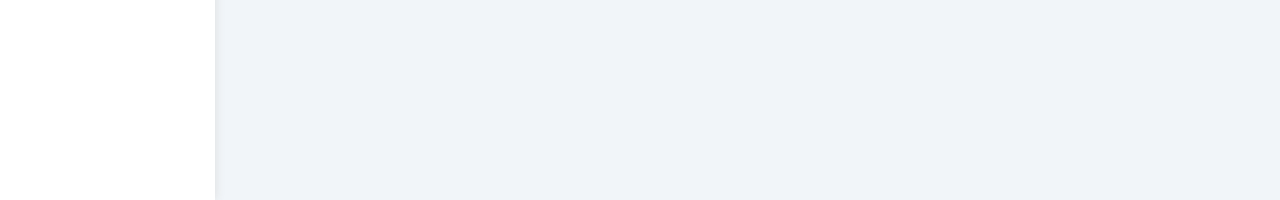
<file: profile.html>
<!DOCTYPE html>
<html lang="en">
<head>
    <meta charset="UTF-8">
    <meta name="viewport" content="width=device-width, initial-scale=1.0">
    <!-- Font Awesome Library -->
    <link rel="stylesheet" href="./css/all.min.css">
    <!-- Main Framwork File -->
    <link rel="stylesheet" href="./css/framework.css">
    <!-- Main Template CSS File -->
    <link rel="stylesheet" href="./css/master.css">
    <!-- Google Fonts -->
    <link rel="preconnect" href="https://fonts.googleapis.com">
    <link rel="preconnect" href="https://fonts.gstatic.com" crossorigin>
    <link href="https://fonts.googleapis.com/css2?family=Open+Sans:wght@300;500&display=swap" rel="stylesheet">
    <title>Template 4 | Profile</title>
</head>
<body>
    <div class="page d-flex">
        <div class="sidebar bg-white p-20 p-relative">
            <h3 class="p-relative txt-c mt-0">Brahim</h3>
            <ul class="p-0 list-none"> 
                <li>
                   <a class=" fs-14 c-black d-flex align-center rad-6 p-10" href="index.html"> 
                   <i class="fa-regular fa-chart-bar"></i>
                   <span>Dashboard</span>
                    </a>
                </li>
                <li>
                   <a class=" fs-14 c-black d-flex align-center rad-6 p-10" href="settings.html"> 
                   <i class="fa-solid fa-gear"></i>
                   <span>Settings</span>
                    </a>
                </li>
                <li>
                   <a class="active fs-14 c-black d-flex align-center rad-6 p-10" href="profile.html">
                   <i class="fa-solid fa-user"></i>
                   <span>Profile</span>
                    </a> 
                </li>
                <li>
                    <a class="fs-14 c-black d-flex align-center rad-6 p-10" href="projects.html">
                    <i class="fa-solid fa-diagram-project"></i>
                    <span>Projects</span>
                    </a> 
                 </li>
                <li>
                   <a class="fs-14 c-black d-flex align-center rad-6 p-10" href="courses.html"> 
                   <i class="fa-solid fa-graduation-cap"></i>
                   <span>Courses</span>
                    </a>  
                </li>
                <li>
                   <a class="fs-14 c-black d-flex align-center rad-6 p-10" href="friends.html"> 
                   <i class="fa-solid fa-user-group"></i>
                   <span>Friends</span>
                    </a>
                </li>
                <li>
                   <a class="fs-14 c-black d-flex align-center rad-6 p-10" href="files.html"> 
                   <i class="fa-regular fa-file"></i>
                   <span>Files</span>
                    </a>
                </li>
                <li>
                   <a class="fs-14 c-black d-flex align-center rad-6 p-10" href="plans.html"> 
                   <i class="fa-solid fa-bars-progress"></i>
                   <span>Plans</span>
                    </a>
                </li>
            </ul> 
        </div>
        <div class="content w-full">
            <!-- Starting Head -->
            <div class="head bg-white p-15 between-flex">
                <div class="search p-relative">
                    <input class="p-10 rad-10 bdr" type="search" placeholder="Type A Key">
                </div>
                <div class="icons d-flex align-center">
                    <span class="notification p-relative">
                        <i class="fa-regular fa-bell fa-lg"></i>
                    </span>
                    <img src="./imgs/avatar.png" alt="">
                </div>
            </div>
            <!-- Ending Head -->
            <h1 class="p-relative">Profile</h1>
            <div class="profile-page m-20">
                <div class="overview bg-white rad-10 d-flex align-center">
                    <div class="avatar-box txt-c p-20">
                        <img class="mb-10 rad-half" src="./imgs/avatar.png" alt="">
                        <h3 class="m-0">Taibaoui Brahim</h3>
                        <p class="c-grey mt-10 mb-10">Level 20</p>
                        <div class="level rad-6 bg-eee p-relative">
                            <span style="width: 70%"></span>
                        </div>
                        <div class="rating mt-10 mb-10">
                            <i class="fa-solid fa-star c-orange fs-13"></i>
                            <i class="fa-solid fa-star c-orange fs-13"></i>
                            <i class="fa-solid fa-star c-orange fs-13"></i>
                            <i class="fa-solid fa-star c-orange fs-13"></i>
                            <i class="fa-solid fa-star c-orange fs-13"></i>
                        </div>
                        <p class="c-grey m-0 fs-13">550 Ratings</p>
                    </div>
                    <div class="info-box w-full txt-c-mobile">
                        <!-- Info Row -->
                        <div class="box p-20 d-flex align-center f-wrap">
                            <h4 class="c-grey fs-15 m-0 w-full mb-10 f-normal">General Information</h4>
                            <div class="fs-14">
                                <span class="c-grey">Full Name</span>
                                <span>Taibaoui Brahim</span>
                            </div>
                            <div class="fs-14">
                                <span class="c-grey">Gender:</span>
                                <span>Male</span>
                            </div>
                            <div class="fs-14">
                                <span class="c-grey">Country:</span>
                                <span>Algeria</span>
                            </div>
                            <div class="fs-14">
                                <label>
                                    <input class="toggle-checkbox" type="checkbox" checked>
                                    <div class="toggle-switch"></div>
                                </label>
                            </div>
                        </div>
                        <!-- Info Row -->
                        <!-- Info Row -->
                        <div class="box p-20 d-flex align-center f-wrap">
                            <h4 class="c-grey fs-15 m-0 w-full mb-10 f-normal">Personal Information</h4>
                            <div class="fs-14">
                                <span class="c-grey">E-mail:</span>
                                <span>0@nn.sa</span>
                            </div>
                            <div class="fs-14">
                                <span class="c-grey">Phone:</span>
                                <span>2130575548451</span>
                            </div>
                            <div class="fs-14">
                                <span class="c-grey">Date Of Birth:</span>
                                <span>28/08/1980</span>
                            </div>
                            <div class="fs-14">
                                <label>
                                    <input class="toggle-checkbox" type="checkbox">
                                    <div class="toggle-switch"></div>
                                </label>
                            </div>
                        </div>
                        <!-- Info Row -->
                        <!-- Info Row -->
                        <div class="box p-20 d-flex align-center f-wrap">
                            <h4 class="c-grey fs-15 m-0 w-full mb-10 f-normal">Job Information</h4>
                            <div class="fs-14">
                                <span class="c-grey">Title</span>
                                <span>Full Stack Developer</span>
                            </div>
                            <div class="fs-14">
                                <span class="c-grey">Programming Language:</span>
                                <span>Pyhton</span>
                            </div>
                            <div class="fs-14">
                                <span class="c-grey">Years Of Experience:</span>
                                <span>Two Months</span>
                            </div>
                            <div class="fs-14">
                                <label>
                                    <input class="toggle-checkbox" type="checkbox" checked>
                                    <div class="toggle-switch"></div>
                                </label>
                            </div>
                        </div>
                        <!-- Info Row -->
                        <!-- Info Row -->
                        <div class="box p-20 d-flex align-center f-wrap">
                            <h4 class="c-grey fs-15 m-0 w-full mb-10 f-normal">Billing Information</h4>
                            <div class="fs-14">
                                <span class="c-grey">Payment Method</span>
                                <span>Paypal</span>
                            </div>
                            <div class="fs-14">
                                <span class="c-grey">E-mail:</span>
                                <span>email@website.com</span>
                            </div>
                            <div class="fs-14">
                                <span class="c-grey">Subscritption:</span>
                                <span>Monthly</span>
                            </div>
                            <div class="fs-14">
                                <label>
                                    <input class="toggle-checkbox" type="checkbox">
                                    <div class="toggle-switch"></div>
                                </label>
                            </div>
                        </div>
                        <!-- Info Row -->
                    </div>
                </div>
                <!-- Starting Other Data  -->
                <div class="other-data d-flex gap-20">
                    <div class="skills-card p-20 bg-white rad-10 mt-20">
                        <h2 class="mt-0 mb-10">My Skills</h2>
                        <p class="mt-0 mb-20 c-grey fs-15">Complete Skills List</p>
                        <ul class="mt-0 txt-c-mobile">
                            <li><span>HTML</span><span>HAML</span><span>Pugjs</span></li>
                            <li><span>CSS</span><span>SASS</span><span>Stylus</span></li>
                            <li><span>JavaScript</span><span>TypeScript</span></li>
                            <li><span>VueJs</span><span>ReactJs</span><span>Pugjs</span></li>
                            <li><span>HTML</span><span>Pugjs</span></li>
                            <li><span>Python</span><span>Django</span></li>
                        </ul>
                    </div>
                    <div class="activities p-20 bg-white rad-10 mt-20"">
                        <h2 class="mt-0 mb-10">Latest Activities</h2>
                        <p class="mt-0 mb-20 c-grey fs-15">Latest Activities Done By User</p>
                        <div class="activity d-flex align-center txt-c-mobile">
                            <img src="./imgs/activity-01.png" alt="">
                            <div class="info">
                                <span class="d-block mb-10">Store</span>
                                <span class="c-grey">Bought The Mastering Python Course</span>
                            </div>
                            <div class="date">
                                <span class="d-block mb-10">18:10</span>
                                <span class="c-grey">Yesterday</span>
                            </div>
                        </div>
                        <div class="activity d-flex align-center txt-c-mobile">
                            <img src="./imgs/activity-02.png" alt="">
                            <div class="info">
                                <span class="d-block mb-10">Academy</span>
                                <span class="c-grey">Get The PHP Certificate</span>
                            </div>
                            <div class="date">
                                <span class="d-block mb-10">16:00</span>
                                <span class="c-grey">Yesterday</span>
                            </div>
                        </div>
                        <div class="activity d-flex align-center txt-c-mobile">
                            <img src="./imgs/activity-03.png" alt="">
                            <div class="info">
                                <span class="d-block mb-10">Badges</span>
                                <span class="c-grey">Unlocked The 10 Skills Badges</span>
                            </div>
                            <div class="date">
                                <span class="d-block mb-10">18:05</span>
                                <span class="c-grey">Yesterday</span>
                            </div>
                        </div>
                        <div class="activity d-flex align-center txt-c-mobile">
                            <img src="./imgs/activity-01.png" alt="">
                            <div class="info">
                                <span class="d-block mb-10">Store</span>
                                <span class="c-grey">Bought The Mastering TypeScript Course</span>
                            </div>
                            <div class="date">
                                <span class="d-block mb-10">12:15</span>
                                <span class="c-grey">Yesterday</span>
                            </div>
                        </div>
                    </div>
                </div>
                <!-- Ending Other Data  -->
            </div>
        </div>
    </div>
</body>
</html>
</file>
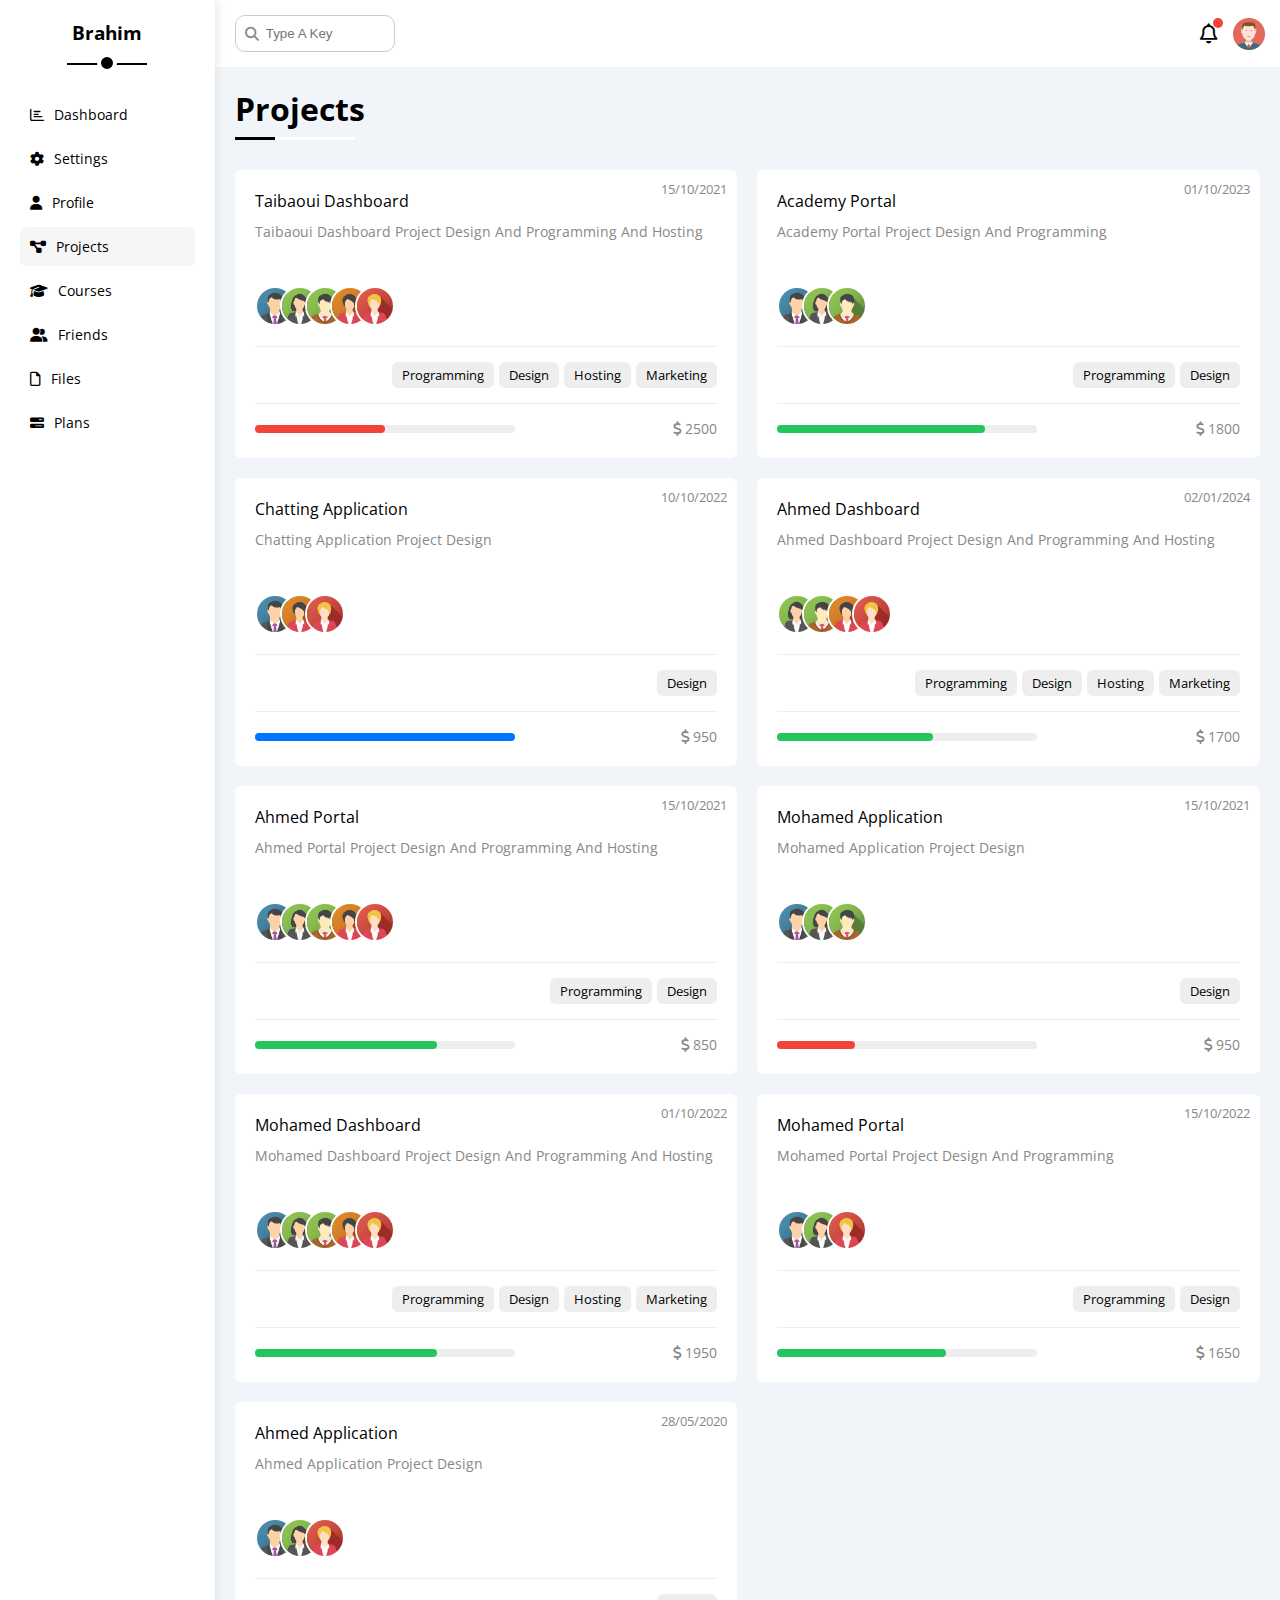
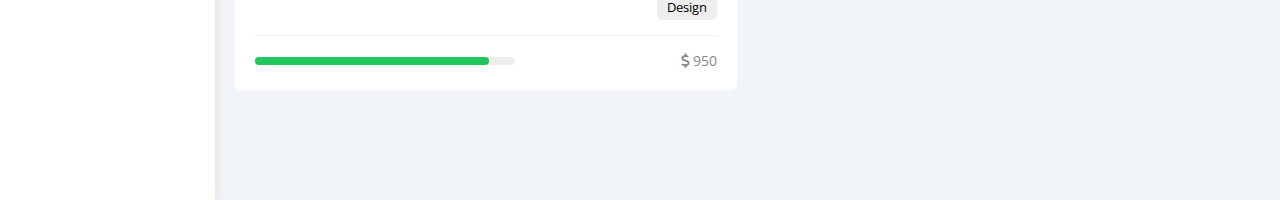
<file: projects.html>
<!DOCTYPE html>
<html lang="en">
<head>
    <meta charset="UTF-8">
    <meta name="viewport" content="width=device-width, initial-scale=1.0">
    <!-- Font Awesome Library -->
    <link rel="stylesheet" href="./css/all.min.css">
    <!-- Main Framwork File -->
    <link rel="stylesheet" href="./css/framework.css">
    <!-- Main Template CSS File -->
    <link rel="stylesheet" href="./css/master.css">
    <!-- Google Fonts -->
    <link rel="preconnect" href="https://fonts.googleapis.com">
    <link rel="preconnect" href="https://fonts.gstatic.com" crossorigin>
    <link href="https://fonts.googleapis.com/css2?family=Open+Sans:wght@300;500&display=swap" rel="stylesheet">
    <title>Template 4 | Projects</title>
</head>
<body>
    <div class="page d-flex">
        <div class="sidebar bg-white p-20 p-relative">
            <h3 class="p-relative txt-c mt-0">Brahim</h3>
            <ul class="p-0 list-none"> 
                <li>
                   <a class=" fs-14 c-black d-flex align-center rad-6 p-10" href="index.html"> 
                   <i class="fa-regular fa-chart-bar"></i>
                   <span>Dashboard</span>
                    </a>
                </li>
                <li>
                   <a class=" fs-14 c-black d-flex align-center rad-6 p-10" href="settings.html"> 
                   <i class="fa-solid fa-gear"></i>
                   <span>Settings</span>
                    </a>
                </li>
                <li>
                   <a class=" fs-14 c-black d-flex align-center rad-6 p-10" href="profile.html">
                   <i class="fa-solid fa-user"></i>
                   <span>Profile</span>
                    </a> 
                </li>
                <li>
                    <a class="active fs-14 c-black d-flex align-center rad-6 p-10" href="projects.html">
                    <i class="fa-solid fa-diagram-project"></i>
                    <span>Projects</span>
                    </a> 
                 </li>
                <li>
                   <a class="fs-14 c-black d-flex align-center rad-6 p-10" href="courses.html"> 
                   <i class="fa-solid fa-graduation-cap"></i>
                   <span>Courses</span>
                    </a>  
                </li>
                <li>
                   <a class="fs-14 c-black d-flex align-center rad-6 p-10" href="friends.html"> 
                   <i class="fa-solid fa-user-group"></i>
                   <span>Friends</span>
                    </a>
                </li>
                <li>
                   <a class="fs-14 c-black d-flex align-center rad-6 p-10" href="files.html"> 
                   <i class="fa-regular fa-file"></i>
                   <span>Files</span>
                    </a>
                </li>
                <li>
                   <a class="fs-14 c-black d-flex align-center rad-6 p-10" href="plans.html"> 
                   <i class="fa-solid fa-bars-progress"></i>
                   <span>Plans</span>
                    </a>
                </li>
            </ul>  
        </div>
        <div class="content w-full">
            <!-- Starting Head -->
            <div class="head bg-white p-15 between-flex">
                <div class="search p-relative">
                    <input class="p-10 rad-10 bdr" type="search" placeholder="Type A Key">
                </div>
                <div class="icons d-flex align-center">
                    <span class="notification p-relative">
                        <i class="fa-regular fa-bell fa-lg"></i>
                    </span>
                    <img src="./imgs/avatar.png" alt="">
                </div>
            </div>
            <!-- Ending Head -->
            <h1 class="p-relative">Projects</h1>
            <div class="projects-page d-grid gap-20 m-20 ">
                <div class="project bg-white p-20 rad-6 p-relative">
                    <span class="date fs-13 c-grey">15/10/2021</span>
                    <h4 class="m-0 fw-normal">Taibaoui Dashboard</h4>
                    <p class="mt-10 mb-10 fs-14 c-grey">Taibaoui Dashboard Project Design And Programming And Hosting</p>
                    <div class="team">
                        <a href="#"><img src="./imgs/team-01.png" alt=""></a>
                        <a href="#"><img src="./imgs/team-02.png" alt=""></a>
                        <a href="#"><img src="./imgs/team-03.png" alt=""></a>
                        <a href="#"><img src="./imgs/team-04.png" alt=""></a>
                        <a href="#"><img src="./imgs/team-05.png" alt=""></a>
                    </div>
                    <div class="tech d-flex">
                        <span class="fs-13 rad-6 bg-eee btn-shape">Programming</span>
                        <span class="fs-13 rad-6 bg-eee btn-shape">Design</span>
                        <span class="fs-13 rad-6 bg-eee btn-shape">Hosting</span>
                        <span class="fs-13 rad-6 bg-eee btn-shape">Marketing</span>
                    </div>
                    <div class="info between-flex ">
                        <div class="prog bg-eee">
                            <span style="width: 50%" class="bg-red"></span>
                        </div>
                        <div class="fs-14 c-grey">
                            <i class="fa-solid fa-dollar-sign"></i>
                            2500
                        </div>
                    </div>
                </div>
                <div class="project bg-white p-20 rad-6 p-relative">
                    <span class="date fs-13 c-grey">01/10/2023</span>
                    <h4 class="m-0 fw-normal">Academy Portal</h4>
                    <p class="mt-10 mb-10 fs-14 c-grey">Academy Portal Project Design And Programming</p>
                    <div class="team">
                        <a href="#"><img src="./imgs/team-01.png" alt=""></a>
                        <a href="#"><img src="./imgs/team-02.png" alt=""></a>
                        <a href="#"><img src="./imgs/team-03.png" alt=""></a>
                    </div>
                    <div class="tech d-flex">
                        <span class="fs-13 rad-6 bg-eee btn-shape">Programming</span>
                        <span class="fs-13 rad-6 bg-eee btn-shape">Design</span>
                    </div>
                    <div class="info between-flex ">
                        <div class="prog bg-eee">
                            <span style="width: 80%" class="bg-green"></span>
                        </div>
                        <div class="fs-14 c-grey">
                            <i class="fa-solid fa-dollar-sign"></i>
                            1800
                        </div>
                    </div>
                </div>
                <div class="project bg-white p-20 rad-6 p-relative">
                    <span class="date fs-13 c-grey">10/10/2022</span>
                    <h4 class="m-0 fw-normal">Chatting Application</h4>
                    <p class="mt-10 mb-10 fs-14 c-grey">Chatting Application Project Design</p>
                    <div class="team">
                        <a href="#"><img src="./imgs/team-01.png" alt=""></a>
                        <a href="#"><img src="./imgs/team-04.png" alt=""></a>
                        <a href="#"><img src="./imgs/team-05.png" alt=""></a>
                    </div>
                    <div class="tech d-flex">
                        <span class="fs-13 rad-6 bg-eee btn-shape">Design</span>
                    </div>
                    <div class="info between-flex ">
                        <div class="prog bg-eee">
                            <span style="width: 100%" class="bg-blue"></span>
                        </div>
                        <div class="fs-14 c-grey">
                            <i class="fa-solid fa-dollar-sign"></i>
                            950
                        </div>
                    </div>
                </div>
                <div class="project bg-white p-20 rad-6 p-relative">
                    <span class="date fs-13 c-grey">02/01/2024</span>
                    <h4 class="m-0 fw-normal">Ahmed Dashboard</h4>
                    <p class="mt-10 mb-10 fs-14 c-grey">Ahmed Dashboard Project Design And Programming And Hosting</p>
                    <div class="team">
                        <a href="#"><img src="./imgs/team-02.png" alt=""></a>
                        <a href="#"><img src="./imgs/team-03.png" alt=""></a>
                        <a href="#"><img src="./imgs/team-04.png" alt=""></a>
                        <a href="#"><img src="./imgs/team-05.png" alt=""></a>
                    </div>
                    <div class="tech d-flex">
                        <span class="fs-13 rad-6 bg-eee btn-shape">Programming</span>
                        <span class="fs-13 rad-6 bg-eee btn-shape">Design</span>
                        <span class="fs-13 rad-6 bg-eee btn-shape">Hosting</span>
                        <span class="fs-13 rad-6 bg-eee btn-shape">Marketing</span>
                    </div>
                    <div class="info between-flex ">
                        <div class="prog bg-eee">
                            <span style="width: 60%" class="bg-green"></span>
                        </div>
                        <div class="fs-14 c-grey">
                            <i class="fa-solid fa-dollar-sign"></i>
                            1700
                        </div>
                    </div>
                </div>
                <div class="project bg-white p-20 rad-6 p-relative">
                    <span class="date fs-13 c-grey">15/10/2021</span>
                    <h4 class="m-0 fw-normal">Ahmed Portal</h4>
                    <p class="mt-10 mb-10 fs-14 c-grey">Ahmed Portal Project Design And Programming And Hosting</p>
                    <div class="team">
                        <a href="#"><img src="./imgs/team-01.png" alt=""></a>
                        <a href="#"><img src="./imgs/team-02.png" alt=""></a>
                        <a href="#"><img src="./imgs/team-03.png" alt=""></a>
                        <a href="#"><img src="./imgs/team-04.png" alt=""></a>
                        <a href="#"><img src="./imgs/team-05.png" alt=""></a>
                    </div>
                    <div class="tech d-flex">
                        <span class="fs-13 rad-6 bg-eee btn-shape">Programming</span>
                        <span class="fs-13 rad-6 bg-eee btn-shape">Design</span>
                    </div>
                    <div class="info between-flex ">
                        <div class="prog bg-eee">
                            <span style="width: 70%" class="bg-green"></span>
                        </div>
                        <div class="fs-14 c-grey">
                            <i class="fa-solid fa-dollar-sign"></i>
                            850
                        </div>
                    </div>
                </div>
                <div class="project bg-white p-20 rad-6 p-relative">
                    <span class="date fs-13 c-grey">15/10/2021</span>
                    <h4 class="m-0 fw-normal">Mohamed Application</h4>
                    <p class="mt-10 mb-10 fs-14 c-grey">Mohamed Application Project Design</p>
                    <div class="team">
                        <a href="#"><img src="./imgs/team-01.png" alt=""></a>
                        <a href="#"><img src="./imgs/team-02.png" alt=""></a>
                        <a href="#"><img src="./imgs/team-03.png" alt=""></a>
                    </div>
                    <div class="tech d-flex">
                        <span class="fs-13 rad-6 bg-eee btn-shape">Design</span>
                    </div>
                    <div class="info between-flex ">
                        <div class="prog bg-eee">
                            <span style="width: 30%" class="bg-red"></span>
                        </div>
                        <div class="fs-14 c-grey">
                            <i class="fa-solid fa-dollar-sign"></i>
                            950
                        </div>
                    </div>
                </div>
                <div class="project bg-white p-20 rad-6 p-relative">
                    <span class="date fs-13 c-grey">01/10/2022</span>
                    <h4 class="m-0 fw-normal">Mohamed Dashboard</h4>
                    <p class="mt-10 mb-10 fs-14 c-grey">Mohamed Dashboard Project Design And Programming And Hosting</p>
                    <div class="team">
                        <a href="#"><img src="./imgs/team-01.png" alt=""></a>
                        <a href="#"><img src="./imgs/team-02.png" alt=""></a>
                        <a href="#"><img src="./imgs/team-03.png" alt=""></a>
                        <a href="#"><img src="./imgs/team-04.png" alt=""></a>
                        <a href="#"><img src="./imgs/team-05.png" alt=""></a>
                    </div>
                    <div class="tech d-flex">
                        <span class="fs-13 rad-6 bg-eee btn-shape">Programming</span>
                        <span class="fs-13 rad-6 bg-eee btn-shape">Design</span>
                        <span class="fs-13 rad-6 bg-eee btn-shape">Hosting</span>
                        <span class="fs-13 rad-6 bg-eee btn-shape">Marketing</span>
                    </div>
                    <div class="info between-flex ">
                        <div class="prog bg-eee">
                            <span style="width: 70%" class="bg-green"></span>
                        </div>
                        <div class="fs-14 c-grey">
                            <i class="fa-solid fa-dollar-sign"></i>
                            1950
                        </div>
                    </div>
                </div>
                <div class="project bg-white p-20 rad-6 p-relative">
                    <span class="date fs-13 c-grey">15/10/2022</span>
                    <h4 class="m-0 fw-normal">Mohamed Portal</h4>
                    <p class="mt-10 mb-10 fs-14 c-grey">Mohamed Portal Project Design And Programming</p>
                    <div class="team">
                        <a href="#"><img src="./imgs/team-01.png" alt=""></a>
                        <a href="#"><img src="./imgs/team-02.png" alt=""></a>
                        <a href="#"><img src="./imgs/team-05.png" alt=""></a>
                    </div>
                    <div class="tech d-flex">
                        <span class="fs-13 rad-6 bg-eee btn-shape">Programming</span>
                        <span class="fs-13 rad-6 bg-eee btn-shape">Design</span>
                    </div>
                    <div class="info between-flex ">
                        <div class="prog bg-eee">
                            <span style="width: 65%" class="bg-green"></span>
                        </div>
                        <div class="fs-14 c-grey">
                            <i class="fa-solid fa-dollar-sign"></i>
                            1650
                        </div>
                    </div>
                </div>
                <div class="project bg-white p-20 rad-6 p-relative">
                    <span class="date fs-13 c-grey">28/05/2020</span>
                    <h4 class="m-0 fw-normal">Ahmed Application</h4>
                    <p class="mt-10 mb-10 fs-14 c-grey">Ahmed Application Project Design</p>
                    <div class="team">
                        <a href="#"><img src="./imgs/team-01.png" alt=""></a>
                        <a href="#"><img src="./imgs/team-02.png" alt=""></a>
                        <a href="#"><img src="./imgs/team-05.png" alt=""></a>
                    </div>
                    <div class="tech d-flex">
                        <span class="fs-13 rad-6 bg-eee btn-shape">Design</span>
                    </div>
                    <div class="info between-flex ">
                        <div class="prog bg-eee">
                            <span style="width: 90%" class="bg-green"></span>
                        </div>
                        <div class="fs-14 c-grey">
                            <i class="fa-solid fa-dollar-sign"></i>
                            950
                        </div>
                    </div>
                </div>
            </div>
        </div>
    </div>
</body>
</html>

<!-- <label>
    <input class="toggle-checkbox" type="checkbox" checked>
    <div class="toggle-switch"></div>
</label> -->
</file>
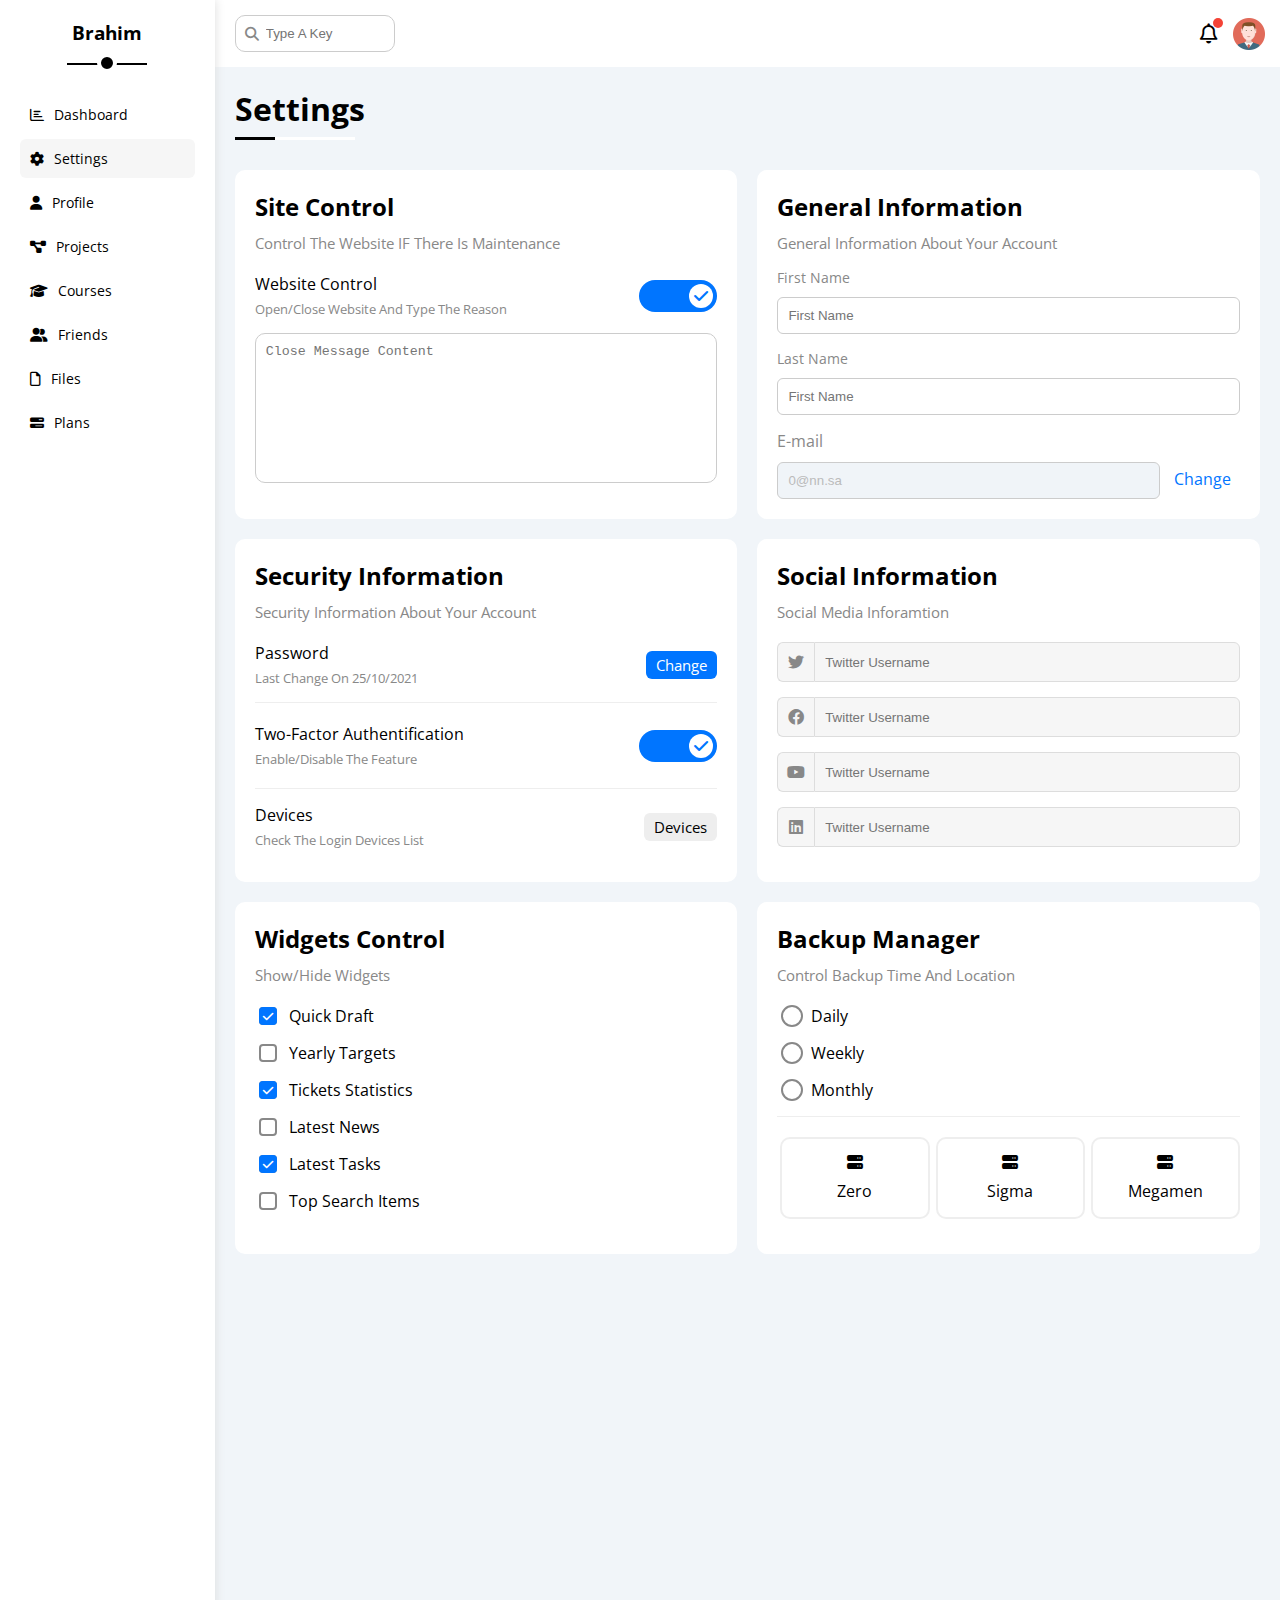
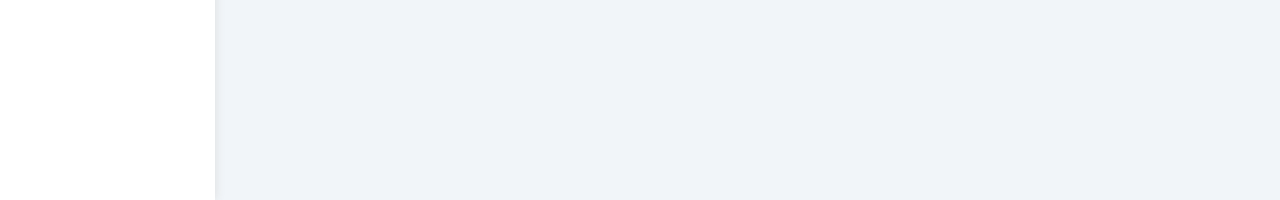
<file: settings.html>
<!DOCTYPE html>
<html lang="en">
<head>
    <meta charset="UTF-8">
    <meta name="viewport" content="width=device-width, initial-scale=1.0">
    <!-- Font Awesome Library -->
    <link rel="stylesheet" href="./css/all.min.css">
    <!-- Main Framwork File -->
    <link rel="stylesheet" href="./css/framework.css">
    <!-- Main Template CSS File -->
    <link rel="stylesheet" href="./css/master.css">
    <!-- Google Fonts -->
    <link rel="preconnect" href="https://fonts.googleapis.com">
    <link rel="preconnect" href="https://fonts.gstatic.com" crossorigin>
    <link href="https://fonts.googleapis.com/css2?family=Open+Sans:wght@300;500&display=swap" rel="stylesheet">
    <title>Template 4 | Settings</title>
</head>
<body>
    <div class="page d-flex">
        <div class="sidebar bg-white p-20 p-relative">
            <h3 class="p-relative txt-c mt-0">Brahim</h3>
            <ul class="p-0 list-none"> 
                <li>
                   <a class=" fs-14 c-black d-flex align-center rad-6 p-10" href="index.html"> 
                   <i class="fa-regular fa-chart-bar"></i>
                   <span>Dashboard</span>
                    </a>
                </li>
                <li>
                   <a class="active fs-14 c-black d-flex align-center rad-6 p-10" href="settings.html"> 
                   <i class="fa-solid fa-gear"></i>
                   <span>Settings</span>
                    </a>
                </li>
                <li>
                   <a class="fs-14 c-black d-flex align-center rad-6 p-10" href="profile.html">
                   <i class="fa-solid fa-user"></i>
                   <span>Profile</span>
                    </a> 
                </li>
                <li>
                    <a class="fs-14 c-black d-flex align-center rad-6 p-10" href="projects.html">
                    <i class="fa-solid fa-diagram-project"></i>
                    <span>Projects</span>
                    </a> 
                 </li>
                <li>
                   <a class="fs-14 c-black d-flex align-center rad-6 p-10" href="courses.html"> 
                   <i class="fa-solid fa-graduation-cap"></i>
                   <span>Courses</span>
                    </a>  
                </li>
                <li>
                   <a class="fs-14 c-black d-flex align-center rad-6 p-10" href="friends.html"> 
                   <i class="fa-solid fa-user-group"></i>
                   <span>Friends</span>
                    </a>
                </li>
                <li>
                   <a class="fs-14 c-black d-flex align-center rad-6 p-10" href="files.html"> 
                   <i class="fa-regular fa-file"></i>
                   <span>Files</span>
                    </a>
                </li>
                <li>
                   <a class="fs-14 c-black d-flex align-center rad-6 p-10" href="plans.html"> 
                   <i class="fa-solid fa-bars-progress"></i>
                   <span>Plans</span>
                    </a>
                </li>
            </ul> 
        </div>
        <div class="content w-full">
            <!-- Starting Head -->
            <div class="head bg-white p-15 between-flex">
                <div class="search p-relative">
                    <input class="p-10 rad-10 bdr" type="search" placeholder="Type A Key">
                </div>
                <div class="icons d-flex align-center">
                    <span class="notification p-relative">
                        <i class="fa-regular fa-bell fa-lg"></i>
                    </span>
                    <img src="./imgs/avatar.png" alt="">
                </div>
            </div>
            <!-- Ending Head -->
            <h1 class="p-relative">Settings</h1>
            <div class="settings-page m-20 d-grid gap-20">
                <!-- Starting Settings Box -->
                <div class="p-20 bg-white rad-10">
                    <h2 class="mt-0 mb-10">Site Control</h2>
                    <p class="mt-0 mb-20 c-grey fs-15">Control The Website IF There Is Maintenance</p>
                    <div class="mb-15 between-flex">
                        <div>
                            <span>Website Control</span>
                            <p class="c-grey mt-5 mb-0 fs-13">Open/Close Website And Type The Reason</p>
                        </div>
                        <div>
                            <label>
                                <input class="toggle-checkbox" type="checkbox" checked>
                                <div class="toggle-switch"></div>
                            </label>
                        </div>
                    </div>
                    <textarea class="close-message p-10 rad-10 d-block w-full bdr" placeholder="Close Message Content"></textarea>  
                </div>
                <!-- Ending Settings Box -->
                <!-- Starting General Info -->
                <div class="general-info p-20 bg-white rad-10">
                    <h2 class="mt-0 mb-10">General Information</h2>
                    <p class="c-grey mb-15 fs-15">General Information About Your Account</p>
                    <div class="mb-15">
                        <label class="fs-14 c-grey d-block mb-10" for="first">First Name</label>
                        <input class="bdr rad-6 p-10 d-block w-full" id="first" type="text" placeholder="First Name">
                    </div>
                    <div class="mb-15">
                        <label class="fs-14 c-grey d-block mb-10" for="second">Last Name</label>
                        <input class="bdr rad-6 p-10 d-block w-full" id="second" type="text" placeholder="First Name">
                    </div>
                    <div >
                        <label class=" fs-16 c-grey d-block mb-10" for="third">E-mail</label>
                        <input type="email" value="0@nn.sa" disabled class="mr-10 email bdr rad-6 p-10 d-block w-full" id="third" type="email" placeholder="First Name">
                        <a class="c-blue" href="#">Change</a>
                    </div>
                </div>
                <!-- Ending General Info -->
                <!-- Starting Security -->
                <div class="p-20 bg-white rad-10">
                    <h2 class="mt-0 mb-10">Security Information</h2>
                    <p class="mt-0 mb-20 c-grey fs-15">Security Information About Your Account</p>
                    <div class="box mb-15 between-flex">
                        <div>
                            <span>Password</span>
                            <p class="c-grey fs-13 mt-5">Last Change On 25/10/2021</p>
                        </div>
                        <a class="btn-shape b-none bg-blue c-white fs-15 button" href="#">Change</a>
                    </div>
                    <div class="box mb-15 between-flex bdr-t bdr-b pt-20 pb-20">
                        <div>
                            <span>Two-Factor Authentification</span>
                            <p class="c-grey fs-13 mt-5">Enable/Disable The Feature</p>
                        </div>
                        <label>
                            <input class="toggle-checkbox" type="checkbox" checked>
                            <div class="toggle-switch"></div>
                        </label>
                    </div>
                    <div class="box between-flex">
                        <div>
                            <span>Devices</span>
                            <p class="c-grey fs-13 mt-5">Check The Login Devices List</p>
                        </div>
                        <a class="btn-shape b-none bg-eee fs-15 c-black" href="#">Devices</a>
                    </div>
                </div>
                <!-- Ending Security -->
                <!-- Starting Social Information -->
                <div class="social-boxes p-20 bg-white rad-10">
                    <h2 class="mt-0 mb-10">Social Information</h2>
                    <p class="mt-0 mb-20 c-grey fs-15">Social Media Inforamtion</p>
                    <div class="d-flex align-center mb-15">
                        <i class="fa-brands fa-twitter c-grey center-flex"></i>
                        <input class="w-full" type="text" placeholder="Twitter Username">
                    </div>
                    <div class="d-flex align-center mb-15">
                        <i class="fa-brands fa-facebook c-grey center-flex"></i>
                        <input class="w-full" type="text" placeholder="Twitter Username">
                    </div>
                    <div class="d-flex align-center mb-15">
                        <i class="fa-brands fa-youtube c-grey center-flex"></i>
                        <input class="w-full" type="text" placeholder="Twitter Username">
                    </div>
                    <div class="d-flex align-center mb-15">
                        <i class="fa-brands fa-linkedin c-grey center-flex"></i>
                        <input class="w-full" type="text" placeholder="Twitter Username">
                    </div>
                </div>
                <!-- Ending Social Information -->
                <!-- Starting Widgets Control -->
                <div class="widgets-control bg-white p-20 rad-10">
                    <h2 class="mt-0 mb-10">Widgets Control</h2>
                    <p class="c-grey fs-15 mb-20 mt-0">Show/Hide Widgets</p>
                    <div class="control d-block align-center mb-15">
                        <input type="checkbox" id="one" checked>
                        <label for="one" >Quick Draft</label>
                    </div>
                    <div class="control d-block align-center mb-15">
                        <input type="checkbox" id="two">
                        <label for="two">Yearly Targets</label>
                    </div>
                    <div class="control d-block align-center mb-15">
                        <input type="checkbox" id="three" checked>
                        <label for="three">Tickets Statistics</label>
                    </div>
                    <div class="control d-block align-center mb-15">
                        <input type="checkbox" id="four">
                        <label for="four">Latest News</label>
                    </div>
                    <div class="control d-block align-center mb-15">
                        <input type="checkbox" id="five" checked>
                        <label for="five">Latest Tasks</label>
                    </div>
                    <div class="control d-block align-center mb-15">
                        <input type="checkbox" id="six">
                        <label for="six">Top Search Items</label>
                    </div>
                </div>
                <!-- Ending Widgets Control -->
                <div class="backup-control bg-white p-20 rad-10">
                    <h2 class="mt-0 mb-10">Backup Manager</h2>
                    <p class="c-grey fs-15 mt-0 mb-20">Control Backup Time And Location</p>
                    <div class="date d-block align-center mb-15">
                        <input type="radio" id="daily" name="time" >
                        <label for="daily">Daily</label>
                    </div>
                    <div class="date d-block align-center mb-15">
                        <input type="radio" id="weekly" name="time">
                        <label for="weekly">Weekly</label>
                    </div>
                    <div class="date d-block align-center mb-15">
                        <input type="radio" id="monthly" name="time">
                        <label for="monthly">Monthly</label>
                    </div>
                    <div class="servers d-flex align-center txt-c gap-3">
                        <input type="radio" name="servers" id="server-one" >
                        <div class="server mb-15 rad-10 w-full">
                            <label class="d-block m-15" for="server-one">
                                <i class="fa-solid fa-server d-block mb-10"></i>
                                Zero
                            </label>
                        </div>
                        <input type="radio" name="servers" id="server-two">
                        <div class="server mb-15 rad-10 w-full">
                            <label class="d-block m-15" for="server-two">
                                <i class="fa-solid fa-server d-block mb-10"></i>
                                Sigma
                            </label>
                        </div>
                        <input type="radio" name="servers" id="server-three">
                        <div class="server mb-15 rad-10 w-full">
                            <label class="d-block m-15" for="server-three">
                                <i class="fa-solid fa-server d-block mb-10"></i>
                                Megamen
                            </label>
                        </div>
                    </div>

                </div>
            </div>
        </div>
    </div>
</body>
</html>

<!-- <label>
    <input class="toggle-checkbox" type="checkbox" checked>
    <div class="toggle-switch"></div>
</label> -->
</file>
<file: css/framework.css>
/* Start Box */
.d-flex {
    display: flex;
}
.align-center {
    align-items: center;
}
.space-between {
    justify-content: space-between;
}
.f-wrap {
    flex-wrap: wrap;
}
.d-grid {
    display: grid;
}
.gap-3 {
    gap: 3px;
}
.gap-20 {
    gap: 20px;
}
.d-block {
    display: block;
}
@media (max-width:767px) {
    .block-mobile {
        display: block;
    }
    .hide-in-mobile {
        display: none;
    }
}
/* End Box */
/* Start Padding And Margin  */
.p-O {
    padding: 0;
}
.p-10 {
    padding: 10px;
}
.p-15 {
    padding: 15px;
}
.p-20 {
    padding: 20px;
}
.pt-15 {
    padding-top: 15px;
}
.pt-20 {
    padding-top: 20px;
}
.pb-10 {
    padding-bottom: 10px;
}
.pb-15 {
    padding-bottom: 15px;
}
.pb-20 {
    padding-bottom: 20px;
}
.pl-15 {
    padding-left: 15px;
}
.m-0 {
    margin: 0;
}
.m-15 {
    margin: 15px;
}
.m-20 {
    margin: 20px;
}
.mt-O {
    margin-top: 0;
}
.mt-5 {
    margin-top: 5px;
}
.mt-10 {
    margin-top: 10px;
}
.mt-15 {
    margin-top: 15px;
}
.mt-20 {
    margin-top: 20px;
}
.mt-30 {
    margin-top: 30px;
}
.mr-10 {
    margin-right: 10px;
}
.mr-15 {
    margin-right: 15px;
}
.mr-20 {
    margin-right: 20px;
}
.mb-0 {
    margin-bottom: 0;
}
.mb-5 {
    margin-bottom: 5px;
}
.mb-10 {
    margin-bottom: 10px;
}
.mb-15 {
    margin-bottom: 15px;
}
.mb-20 {
    margin-bottom: 20px;
}
.mb-25 {
    margin-bottom: 25px;
}
.ml-10 {
    margin-left: 10px;
}
.ml-20 {
    margin-left: 20px;
}
/* End Padding And Margin  */
/* Start Color */
:root {
    --blue-color:#0075ff;
    --blue-alt-color:#0d69d5;
    --orange-color:#f95e0b;
    --green-color:#22c55e;
    --red-color:#f44336;
    --grey-color:#888;
}
.c-white {
    color: white;
}
.c-black {
    color: black;
}
.c-blue {
    color: var(--blue-color);
}
.c-grey {
    color: var(--grey-color);
}
.c-orange {
    color: var(--orange-color);
}
.c-red {
    color: var(--red-color);
}
.c-green {
    color: var(--green-color);
}
.bg-green {
    background-color: var(--green-color);
}
.bg-blue {
    background-color: var(--blue-color);
}
.bg-orange {
    background-color: var(--orange-color);
}
.bg-red {
    background-color: var(--red-color);
}
.bg-grey {
    background-color: var(--grey-color);
}
.bg-white {
    background-color: white;
}
.bg-eee {
    background-color: #eee;
}
/* End Color */
/* Start Position */
.p-relative {
    position: relative;
}
.p-absolute {
    position: absolute;
}
/* End Position */
/* Start Font  */
.txt-c {
    text-align: center;
}
@media (max-width:767px) {
    .txt-c-mobile {
        text-align: center;
    }
}
.fs-14 {
    font-size: 14px;
}
.fs-13 {
    font-size: 13px;
}
.fs-15 {
    font-size: 15px;
}
.fs-16 {
    font-size: 16px;
}
.fw-bold {
    font-weight: bold;
}
.fw-normal {
    font-weight: normal;
}
/* End Font  */
/* Start Border  */
.bdr {
    border: 1px solid #ccc;
}
.bdr-t {
    border-top: 1px solid #eee;
}
.bdr-b {
    border-bottom: 1px solid #eee;
}
.b-none {
    border: none;
}
.rad-6 {
    border-radius: 6px;
}
.rad-10 {
    border-radius: 10px;
}
.rad-half {
    border-radius: 50%;
}
/* End Border  */
/* Start Width / Height */
.w-full {
    width: 100%;
}
.h-full {
    height: 100%;
}
.w-fit {
    width: fit-content;
}
.w-100 {
    width: 100px;
}
.h-100 {
    height: 100px;
}
/* End Width / Height */
/* Starting Compopnents */
.between-flex {
    display: flex;
    align-items: center;
    justify-content:space-between;
}
.center-flex {
    display: flex;
    align-items: center;
    justify-content:center;
}
.btn-shape {
    padding: 4px 10px;
    border-radius: 6px;
    cursor: pointer;
}
/* Starting Compopnents */
</file>
<file: css/master.css>
/* Start Global Rules */
:root {
    --blue-color:#0075ff;
    --blue-alt-color:#0d69d5;
    --orange-color:#f95e0b;
    --green-color:#22c55e;
    --red-color:#f44336;
    --grey-color:#888;
}
* {
    -webkit-box-sizing: border-box;
    -moz-box-sizing: border-box;
    box-sizing: border-box;
    margin: 0;
    padding: 0;
}
body {
    font-family: 'Open Sans', sans-serif;
}
*:focus {
    outline: none;
}
a {
    text-decoration: none;
}
ul {
    list-style: none;
}
::-webkit-scrollbar {
    width: 15px;
}
::-webkit-scrollbar-track {
    background-color: white;
}
::-webkit-scrollbar-thumb {
    background-color: var(--blue-color);
}
::-webkit-scrollbar-thumb:hover {
    background-color: var(--blue-alt-color);
}
/* End Global Rules */
.page {
    min-height: 200vh;
    background-color: #f1f5f9;
}
/* Startin SideBar */
.sidebar {
    width: 250px;
    box-shadow: 0 0 10px #ddd;
}
.sidebar > h3{
    margin-bottom: 50px;
}
.sidebar > h3::before,
.sidebar > h3::after {
    content: "";
    position: absolute;
    background-color: black;
    left: 50%;
    transform: translateX(-50%);
}
.sidebar > h3::before{
    width: 80px;
    height: 2px;
    bottom: -20px;
}
.sidebar > h3::after {
    width: 12px;
    height: 12px;
    bottom: -28px;
    border-radius: 50%;
    border: 4px solid white;
}
.sidebar ul li a {
    transition: 0.3s;
    margin-bottom: 5px;
}
.sidebar ul li a:hover,
.sidebar ul li a.active {
    background-color: #f6f6f6;
}
.sidebar ul li a span{
    font-size: 14px;
    margin-left: 10px;
}
@media (max-width:767px) {
    .sidebar {
        width: 58px;
        padding: 10px;
    }
    .sidebar > h3 {
        font-size: 10px;
        margin-bottom: 15px;
    }
    .sidebar > h3::before,
    .sidebar > h3::after {
        display: none;
    }
    .sidebar ul li a span {
        display: none;
    }
}
/* Ending SideBar */
/* Starting Content Head */
.content {
    overflow: hidden;
}
.head .search::before {
    font-family: var(--fa-style-family-classic);
    content: "\f002";
    font-weight: 900;
    left: 15px;
    top: 50%;
    transform: translateY(-50%);
    color: var(--grey-color);
    font-size: 14px;
    position: absolute;
}
.head .search  input {
    margin-left: 5px;    
    padding-left: 30px;
    width: 160px;
    transition: width 0.3s;
}
.head .search  input:focus {
    width: 200px;
}
.head .search  input:focus::placeholder {
    opacity: 0;
}
.head .icons .notification::before {
    content: "";
    width: 10px;
    height: 10px;
    border-radius: 50%;
    background-color: var(--red-color);
    top: -5px;
    right: -5px;
    position: absolute;
}
.head .icons img {
    width: 32px;
    height: 32px;
    margin-left: 15px;
}
.page h1 {
    margin: 20px 20px 40px;
}
.page h1::after {
    width: 40px; 
    background-color: black;
}
.page h1::before {
    width: 120px;
    background-color: white;
}
.page h1::before,
.page h1::after {
    content: "";
    position: absolute;
    bottom: -10px;
    height: 3px;
    left: 0;
}
.wrapper {
    grid-template-columns: repeat(auto-fill,minmax(450px,1fr));
    margin-bottom: 20px;
}
@media (max-width:767px) {
    .wrapper {
        grid-template-columns: minmax(200px, 1fr);
        gap: 10px;
        margin-left: 10px;
        margin-right: 10px;
    }
}
/* Ending Content Head */
/* Starting Welcome Widget  */
.welcome {
    overflow: hidden;
}
.welcome .intro img {
    width: 200px;
    margin-bottom: -10px;
}
.welcome .avatar {
    width: 64px;
    height: 64px;
    border-radius: 50%;
    border: 2px solid white;
    box-shadow: 0 0 5px #ddd;
    padding: 2px;
    margin-left: 20px;
    margin-top: -32px;
}
.welcome .body {
    border-top: 1px solid #eee;
    border-bottom: 1px solid #eee;
}
.welcome .body > div {
    flex: 1;
}
.welcome .visit {
    margin: 0 15px 15px auto;
    transition: 0.3s;
}
.welcome .visit:hover {
    background-color: var(--blue-alt-color);
}
@media (max-width:767px) {
    .welcome .intro {
        padding-bottom: 30px;
    }
    .welcome .avatar {
        margin-left: 0;
    }
    .welcome .body > div:not(:last-child) {
        margin-bottom: 20px;
    }
}
/* Ending Welcome Widget  */
/* Starting Quick Draft  Widget*/
.quick-draft form textarea {
    min-height: 180px;
    resize: none;
}
.quick-draft form .save {
    margin-left: auto;
    cursor: pointer;
    transition: 0.3s;
}
.quick-draft form .save:hover {
    background-color: var(--blue-alt-color);
}
/* Starting Quick Draft  Widget*/
/* Starting Targets  */
.targets .target-row .icon {
    width: 80px;
    height: 80px;
    margin-right: 10px;
}   
.targets .details { 
    flex: 1;
}
.targets .details .progress {
    height: 4px;
}
.targets .details .progress > span {
    top: 0;
    height: 100%;
    left: 0;
    position: absolute;
}
.targets .details .progress > span span {
    position: absolute;
    bottom: 16px;
    right: -16px;
    color: white;
    padding: 2px 5px;
    border-radius: 6px;
    font-size: 12px;
}
.targets .details .progress > .blue span::after {
    border-top-color: var(--blue-color);
}
.targets .details .progress > .orange span::after {
    background-color: var(--orange-color);
}
.targets .details .progress > .green span::after {
    background-color: var(--green-color*);
}
.blue .icon,
.blue .progress {
    background-color: rgb(0 117 255 / 20%);
}
.orange .icon,
.orange .progress {
    background-color: rgb(245 158 11 / 20%);
}
.green .icon,
.green .progress {
    background-color: rgb(34 197 94/ 20%);
}
/* Ending Targets  */
/* Starting Tickets */
.tickets .box {
    width: calc(50% - 10px);
}
@media (max-width:767px) {
    .tickets .box {
        width: 100%;
    }
}
/* Ending Tickets */
/* Starting News  */
.news .box:not(:last-of-type) {
    margin-bottom: 20px;
    padding-bottom: 20px;
    border-bottom: 1px solid #eee;
}
.news .box .info {
    flex-grow: 1;
}
@media (max-width:767px) {
    .label {
        margin: 10px auto;
        width: fit-content;
    }
}
/* Ending News  */
/* Staring Tasks */
.tasks .box:not(:last-of-type) {
    margin-bottom: 15px;
    padding-bottom: 15px;
    border-bottom: 1px solid #EEE;
}
.tasks .info {
    flex-grow: 1;
}
.tasks .done {
    opacity: 0.3;
}
.tasks .done h3,
.tasks .done p {
    text-decoration: line-through;
}
.tasks .delete {
    cursor: pointer;
    transition: 0.3s;
}
.tasks .delete:hover {
    color: var(--red-color);
}
/* Ending Tasks */
/* Starting Latest Uplauds */
.latest-uplauds .files img{
    width: 40px;
}
.latest-uplauds .info {
    flex-grow: 1;
}
.latest-uplauds .files:not(:last-of-type) {
    margin-bottom: 10px;
    padding-bottom: 10px;
    border-bottom: 1px solid #EEE;
}
/* Ending Latest Uplauds */
/* Starting Last Project */
.last ul::before {
    content: "";
    position: absolute;
    left: 11px;
    width: 2px;
    height: 100%;
    background-color: var(--blue-color);
}
.last ul li::before{
    content: "";
    height: 20px;
    width: 20px;
    display: block;
    border-radius: 50%;
    background-color: white;
    border: 2px solid white;
    outline: 2px solid var(--blue-color);
    margin-right: 15px;
    z-index: 1;
}
.last ul li.done::before{
    content: "";
    background-color: var(--blue-color);
}
.last ul li.current::before{
    animation: change-color 0.8s infinite alternate;
}
.last .launch-icon {
    position: absolute;
    width: 160px;
    right: 0;
    bottom: 0;
    opacity: 0.6;
}
/* Ending Last Project */
/* Starting Reminders */
.reminders ul li .key {
    width: 15px;
    height: 15px;
}
.reminders ul li > .blue {
    border-left: 2px solid var(--blue-color);
}
.reminders ul li > .green {
    border-left: 2px solid var(--green-color);
}
.reminders ul li > .orange {
    border-left: 2px solid var(--orange-color);
}
.reminders ul li > .red {
    border-left: 2px solid var(--red-color);
}
/* Ending Reminders */
/* Starting Latest Post */
.latest-post img{
    width: 48px;
    height: 48px;
}
.latest-post .post-content{
    line-height: 1.8;
    text-transform: capitalize;
    border-top: 1px solid #eee;
    border-bottom: 1px solid #eee;
}
/* Ending Latest Post */
/* Starting Social Media Stat */
.social-media .box {
    padding-left: 70px;
}
.social-media .box i {
    position: absolute;
    left: 0;
    top: 0;
    width: 52px;
    transition: 0.3s;
}
.social-media .box i:hover {
    transform: rotate(5deg);
}
.social-media .twitter {
    background-color: rgb(29 161 242 / 20%);
    color: #1da1f2;
}
.social-media .twitter i,
.social-media .twitter a {
   background-color: #1da1f2;
}
.social-media .facebook {
    background-color: rgb(24 119 242 / 20%);;
    color: #1877f2;
}
.social-media .facebook i,
.social-media .facebook a {
   background-color: #1877f2;
}
.social-media .youtube {
    background-color: rgb(255 0 0 / 20%);;
    color: #ff0000;
}
.social-media .youtube i,
.social-media .youtube a {
   background-color: red;
}
.social-media .linkedin {
    background-color: rgb(10 102 194 / 20%);
    color: #0a66c2;
}
.social-media .linkedin i,
.social-media .linkedin a {
   background-color: #0a66c2;
}
/* Ending Social Media Stat */
/* Starting Projects Table */
.projects .responsive-table {
    overflow-x: auto;
}
.projects table {
    min-width: 1000px;
    border-spacing: 0;
}
.projects table td {
    padding: 15px;
}
.projects table thead td {
    font-weight: bold;
    background-color: #eee;
}
.projects table tbody td {
    border-bottom: 1px solid #eee;
    border-left: 1px solid #eee;
    transition: 0.3s;
}
.projects table tbody tr td:last-child {
    border-right: 1px solid #eee;
}
.projects table tr:hover td {
    background-color: #faf7f7;
}
.projects table img {
    width: 32px;
    height: 32px;
    border-radius: 50%;
    padding: 2px;
    background-color: white;
}
.projects table img:not(:first-child) {
    margin-left: -20px;
}
.projects .label {
    font-size: 13px;
}
/* Ending Projects Table */
/* Starting Settings */
.settings-page {
    grid-template-columns: repeat(auto-fill,minmax(500px, 1fr));
}
@media (max-width:767px) {
    .settings-page {
        grid-template-columns: minmax(100px, 1fr);
        margin-left: 10px;
        margin-right: 10px;
        gap: 10px;
    }
}
.settings-page .close-message {
    resize: none;
    min-height: 150px;
}
.settings-page .email {
    display: inline-flex;
    width: calc(100% - 80px);
}
.settings-page .box .button {
    transition: 0.3s;
}
.settings-page .box .button:hover {
    background-color: var(--blue-alt-color);
}
.widgets-control .control input[type="checkbox"] {
    -webkit-appearance: none;
    appearance: none;
}
.widgets-control .control label {
    position: relative;
    padding-left: 30px;
    cursor: pointer;
}
.widgets-control .control label::before,
.widgets-control .control label::after {
    position: absolute;
    left: 0;
    top: 50%;
    margin-top: -9px;
    border-radius: 4px;

}
.widgets-control .control label::before {
    content: "";
    height: 14px;
    width: 14px;
    border: 2px solid var(--grey-color);
}
.widgets-control .control label::after {
    font-family: var(--fa-style-family-classic);
    content: "\f00c";
    font-weight: 900; 
    color: white;
    background-color: var(--blue-color);
    font-size: 12px;
    width: 18px;
    height: 18px;
    display: flex;
    align-items: center;
    justify-content: center;
    transform: scale(0) rotate(360deg);
    transition: 0.3s;
}
.widgets-control .control label:hover::before {
    border-color: var(--blue-alt-color);
}
.widgets-control .control input[type="checkbox"]:checked + label::after {
    transform: scale(1);
}
.backup-control input[type="radio"] {
    -webkit-appearance: none;
    appearance: none;
}
.backup-control .date label {
    padding-left: 30px;
    position: relative;
    cursor: pointer;
}
.backup-control .date label::before,
.backup-control .date label::after {
    content: "";
    position: absolute;
}
.backup-control .date label::before {
    margin-top: -11px;
    left: 0;
    width: 18px;
    height: 18px;
    top: 50%;
    border: 2px solid var(--grey-color);
    border-radius: 50%;
}
.backup-control .date label::after {
    width: 12px;
    height: 12px;
    background: var(--blue-color);
    left: 5px;
    top: 50%;
    margin-top: -6px;
    border-radius: 50%;
    transition: 0.3s;
    transform: scale(0);
}
.backup-control .date input[type="radio"]:checked + label::before {
    border-color: var(--blue-color);
}
.backup-control .date input[type="radio"]:checked + label::after {
    transform: scale(1);
}
.backup-control .servers {
    border-top: 1px solid #eee;
    padding-top: 20px;
}
@media (max-width:767px) {
    .backup-control .servers {
        flex-wrap: wrap;
    }
}
.backup-control .servers .server {
    border: 2px solid #eee;
    position: relative;
    gap: 4px;
}
.backup-control .servers .server label{
    cursor: pointer;
}
.backup-control .servers input[type="radio"]:checked + .server {
    border-color: var(--blue-color);
    color: var(--blue-color);
}
.toggle-checkbox {
    -webkit-appearance: none;
    appearance: none;
    display: none;
}
.toggle-switch {
    width: 78px;
    height: 32px;
    border-radius: 16px;
    background-color: #ccc;
    cursor: pointer;
    transition: 0.3s;
    position: relative;
}
.toggle-switch::before {
    font-family: var(--fa-style-family-classic);
    content: "\f00d";
    font-weight: 900;
    background-color: white;
    width: 24px;
    height: 24px;
    border-radius: 50%;
    position: absolute;
    top: 4px;
    left: 4px;
    display: flex;
    align-items: center;
    justify-content: center;
    color: #aaa;
    transition: 0.3s;
}
.toggle-checkbox:checked + .toggle-switch {
    background-color: var(--blue-color);
    
}
.toggle-checkbox:checked + .toggle-switch:before {
    content: "\f00c";
    left: 50px;
    color: var(--blue-color);
}
/* Starting Toggle Training Code */
.profile-page .info-box .toggle-switch {
    height: 20px;
}
@media (max-width:767px) {
    .profile-page .info-box .toggle-switch {
        margin: auto;
    }
}
.profile-page .info-box .toggle-switch::before {
    width: 12px;
    height: 12px;
    font-size: 8px;
}
.profile-page .info-box .toggle-checkbox:checked + .toggle-switch::before {
    left: 62px;
}
/* Ending Toggle Training Code */
.settings-page .social-boxes i {
    width: 40px;
    height: 40px;
    background-color: #f6f6f6;
    border: 1px solid #ddd;
    border-right: none;
    border-radius: 6px 0 0 6px;
    transition: 0.3s;
}
.settings-page .social-boxes input {
    height: 40px;
    background-color: #f6f6f6;
    border: 1px solid #ddd;
    border-radius: 0 6px 6px 0;
    padding-left: 10px;
}
.settings-page .social-boxes > div:focus-within i {
    color: black;
}
.settings-page :disabled {
    cursor: no-drop;
    background-color: #f0f4f8;
    color: #bbb;
}
/* Ending Settings */
/* Starting Profile Page  */
@media (max-width:767px) {
    .profile-page .overview {
        flex-direction: column;
    }
}
.profile-page .avatar-box {
    width: 300px;
}
@media (min-width:768px) {
    .profile-page .avatar-box {
        border-right: 1px solid #eee;
    }
}
.profile-page .avatar-box > img {
    width: 120px;
    height: 120px;
}
.profile-page .avatar-box .level {
    height: 6px;
    overflow: hidden;
    width: 70px;
    margin: auto;
}
.profile-page .avatar-box .level span {
    position: absolute;
    left: 0;
    top: 0;
    background-color: var(--blue-color);
    height: 100%;
    border-radius: 6px;
}
.profile-page .info-box .box {
    border-bottom: 1px solid #eee;
    transition: 0.3s;
    flex-wrap: wrap;
}
.profile-page .info-box .box:hover {
    background-color: #faf7f7;
}
.profile-page .info-box .box > div {
    padding: 10px 0 0 ;
    min-width: 250px;
}
@media (max-width:767px) {
    .profile-page .info-box .box > div {
        min-width: 100%;
    }
}
@media (max-width:767px) {
    .profile-page .other-data {
        flex-direction: column;
    }
}
.profile-page .skills-card {
    flex-grow: 1;
}
.profile-page .skills-card ul li {
    padding: 15px 0;
}
.profile-page .skills-card ul li:not(:last-child) {
    border-bottom: 1px solid #eee;
}
.profile-page .skills-card ul li span {
    display: inline-flex;
    padding: 4px 10px;
    border-radius: 6px;
    font-size: 14px;
    background-color: #eee;
    cursor: pointer;
    transition: 0.3s;
}
.profile-page .skills-card ul li span:hover  {
    background-color: var(--blue-alt-color);
    color: white;
}
.profile-page .skills-card ul li span:not(:last-child) {
    margin-right: 5px;
}
.profile-page .activities {
    flex-grow: 2;
}
.profile-page .activities .activity:not(:last-child) {
    border-bottom: 1px solid #eee;
    padding-bottom: 20px;
    margin-bottom: 20px;
}
.profile-page .activities .activity img {
    width: 64px;
    height: 64px;
    border-radius: 50%;
    margin-right: 10px;
}
@media (min-width:768px) {
    .profile-page  .activity .date {
        margin-left: auto;
        text-align: right;
    }
}
@media (max-width:767px) {
    .profile-page  .activity {
        flex-direction: column;
    }
    .profile-page  .activity img {
        margin-right: 0;
        margin-bottom: 15px;
    }
    .profile-page  .activity .date {
        margin-top: 15px;
    }   
}
/* Ending Profile Page  */
/* Starting Projects Page */
.projects-page {
    grid-template-columns: repeat(auto-fill, minmax(500px, 1fr));
}
@media (max-width:767px) {
    .projects-page {
        grid-template-columns: minmax(200px, 1fr);
        margin-left: 10px;
        margin-right: 10px;
        gap: 10px;
    }
}
.projects-page .project .date {
    position: absolute;
    top: 10px;
    right: 10px;
}
.projects-page .project .team {
    position: relative;
    min-height: 80px;
}
.projects-page .project .team a {
    position: absolute;
    left: 0;
    bottom: 0;
}
.projects-page .project .team a:nth-child(2) {
    left: 25px;
}   
.projects-page .project .team a:nth-child(3) {
    left: 50px;
}
.projects-page .project .team a:nth-child(4) {
    left: 75px;
}
.projects-page .project .team a:nth-child(5) {
    left: 100px;
}
.projects-page .project .team a:hover {
    z-index: 10000;
}
.projects-page .project .team a img {
    width: 40px;
    height: 40px;
    border-radius: 50%;
    border: 2px solid white;
}
.projects-page .project .tech {
    justify-content: flex-end;
    border-top: 1px solid #eee;
    padding-top: 15px;
    margin-top: 15px;
}
@media (max-width:767px) {
    .projects-page .project .tech {
        flex-direction: column;
        align-items: center;
    }
}
.projects-page .project .tech span {
    margin-left: 5px;
    width: fit-content;
}
@media (max-width:767px) {
    .projects-page .project .tech span:not(:last-child) {
        margin-bottom: 15px;
    }
}
.projects-page .project .info {
    margin-top: 15px;
    padding-top: 15px;
    border-top: 1px solid #eee;
}
@media (max-width:767px) {
    .projects-page .project .info {
        flex-direction: column;
    }
    .projects-page .project .info .prog {
        margin-bottom: 15px; 
    }
}
.projects-page .project .prog {
    height: 8px;
    width: 260px;
    position: relative;
    border-radius: 6px;
}
.projects-page .project .prog span {
    position: absolute;
    top: 0;
    left: 0;
    height: 100%;
    border-radius: 6px;
}
/* Ending Projects Page */
/* Starting Courses */
.courses-page {
    grid-template-columns: repeat(auto-fill, minmax(300px, 1fr));
}
@media (max-width:767px) {
    .courses-page {
        grid-template-columns: minmax(200px, 1fr);
        margin-left: 10px;
        margin-right: 10px;
        gap: 10px;
    }
}
.courses-page .course {
    overflow: hidden;
}
.courses-page .course .cover {
    max-width: 100%;
    filter: grayscale(0);
    cursor: pointer;
    transition: 0.3s;
}
.courses-page .course:hover .cover {
    filter: grayscale(100%);
}
.courses-page .course .instructor {
    width: 64px;
    height: 64px;
    border-radius: 50%;
    border: 2px solid white;
    position: absolute;
    top: 20px;
    left: 20px;
    transform: scale(1);
    transition: 0.3s;
}
.courses-page .course:hover .instructor {
    transform: scale(1.25);
    border: none;
}
.courses-page .course .description {
    line-height: 1.6;
}
.courses-page .course .info {
    border-top: 1px solid #eee;
}
.courses-page .course .info .title {
    position: absolute;
    left: 50%;
    transform: translateX(-50%);
    top: -13.5px;
}
.courses-page .course .info .title:hover {
    background-color: var(--blue-alt-color);
}
/* Ending Courses */
/* Starting Friends Page */
.friends-page {
    grid-template-columns: repeat(auto-fill, minmax(300px, 1fr))
}
@media (max-width:767px) {
    .friends-page {
        grid-template-columns: minmax(200px, 1fr);
        margin-left: 10px;
        margin-right: 10px;
        gap: 10px;
    }
}
.friends-page .contact {
    position: absolute;
    left: 10px;
    top: 10px;
}
.friends-page .contact i {
    padding: 10px;
    border-radius: 50%;
    background-color: #eee;
    color: #666;
    font-size: 13px;
    cursor: pointer;
    transition: 0.3s;
}
.friends-page .contact i:hover {
    background-color: var(--blue-color);
    color: white;
}
.friends-page .friend .icons {
    border-top: 1px solid #eee;
    border-bottom: 1px solid #eee;
    margin-top: 15px;
    margin-bottom: 15px;
    padding-top: 15px;
    padding-bottom: 15px;
}
.friends-page .friend .icons i {
    margin-right: 5px;
}
.friends-page .friend .icons .vip {
    position: absolute;
    right: 10px;
    top: 50%;
    font-size: 50px;
    transform: rotate(-5deg) translateY(-50%);
    opacity: 0.2;
}
/* Ending Friends Page */
/* Starting Files Page  */
.files-page {
    flex-direction: row-reverse;
    align-items: flex-start;
}
@media (max-width:767px) {
    .files-page {
        flex-direction: column;
        align-items: normal;
    }
}
.files-page .files-stats {
    min-width: 260px;
}
.files-page .files-stats .icon {
    width: 40px;
    height: 40px;
    margin-right: 10px;
}
.files-page .files-stats .size {
    margin-left: auto;
}
.files-page .files-stats .blue {
    background-color: rgb(0 117 255 / 20%);
}
.files-page .files-stats .orange {
    background-color: rgb(245 158 11 / 20%);
}
.files-page .files-stats .red { 
    background-color: rgb(244 67 54 / 20%);
}
.files-page .files-stats .green {
    background-color: rgb(34 197 94 / 20%);
}
.files-page .files-stats .upload {
    padding: 10px 15px;
    transition: 0.3s;
    margin: 15px auto 0 ;
}
.files-page .files-stats .upload:hover {
    background-color: var(--blue-alt-color);
}
.files-page .files-stats .upload:hover i {
    animation: go-up 0.8s infinite;
}
/* Ending Files Page  */
/* Starting Files Page */
.files-page .files-content {
    flex: 1;
    grid-template-columns: repeat(auto-fill, minmax(200px, 1fr));
}
.files-page .files-content img {
    width: 64px;
    height: 64px;
    transform: 0.3s;
}
.files-page .files-content .file:hover img {
    transform: rotate(5deg);
}
/* Ending Files Page */
/* Starting Plans Page  */
.plans-page {
    grid-template-columns: repeat(auto-fill, minmax(450px, 1fr))
}
@media (max-width:767px) {
    .plans-page {
        grid-template-columns: minmax(250px, 1fr);
        margin-left: 10px;
        margin-right: 10px;
        gap: 10px;
    }
}
.plans-page .plan .top {
    border: 3px solid white;
    outline: 3px solid transparent;
}
.plans-page .plan.green .top {
    outline-color: var(--green-color);
}
.plans-page .plan.blue .top {
    outline-color: var(--blue-color);
}
.plans-page .plan.orange .top {
    outline-color: var(--orange-color);
}
.plans-page .plan .price {
    position: relative;
    font-size: 40px;
    width: fit-content;
    margin: auto;
}
.plans-page .plan .price span {
    position: absolute;
    left: -20px;
    top: 0;
    font-size: 25px ;
}
.plans-page .plan ul li {
    padding: 15px 0;
    display: flex;
    align-items: center;
    font-size: 15px;
    border-bottom: 1px solid #eee;
}
.plans-page .plan ul li .yes {
    color: var(--green-color);
}
.plans-page .plan ul li i:not(.yes, .help){
    color: var(--red-color);
}
.plans-page .plan ul li i:not(.help){
    margin-right: 5px;
    font-size: 18px;
}
.plans-page .plan ul li .help {
    color: var(--grey-color); 
    margin-left: auto;
    cursor: pointer;
}
/* Ending Plans Page  */
/* /* Starting Animation */
@keyframes change-color {
    from {
        background-color: var(--blue-color);
    }
    to {
        background-color: white;
    }
}
@keyframes go-up {
    0%, 100% {
        transform: translateY(0);
    }
    50% {
        transform: translateY(-5px);
    }
}
/* Ending Animation */
</file>
